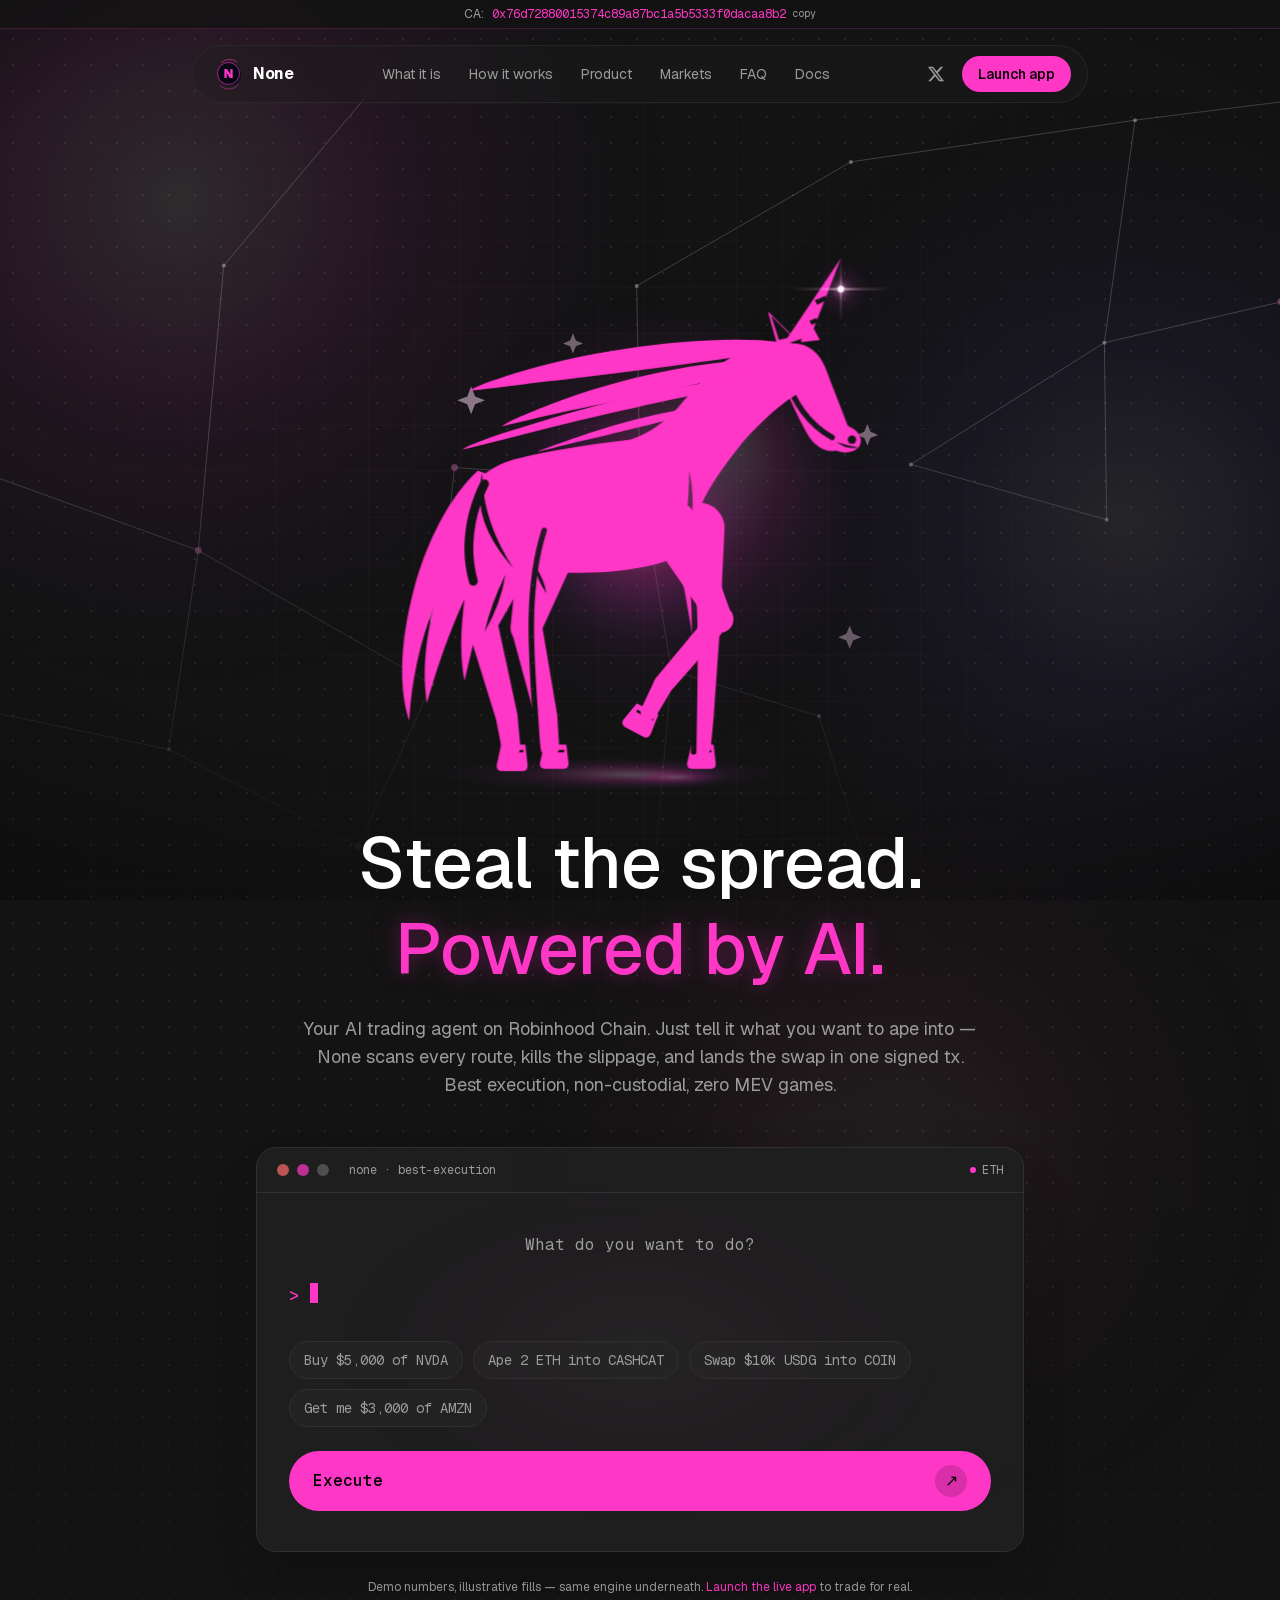
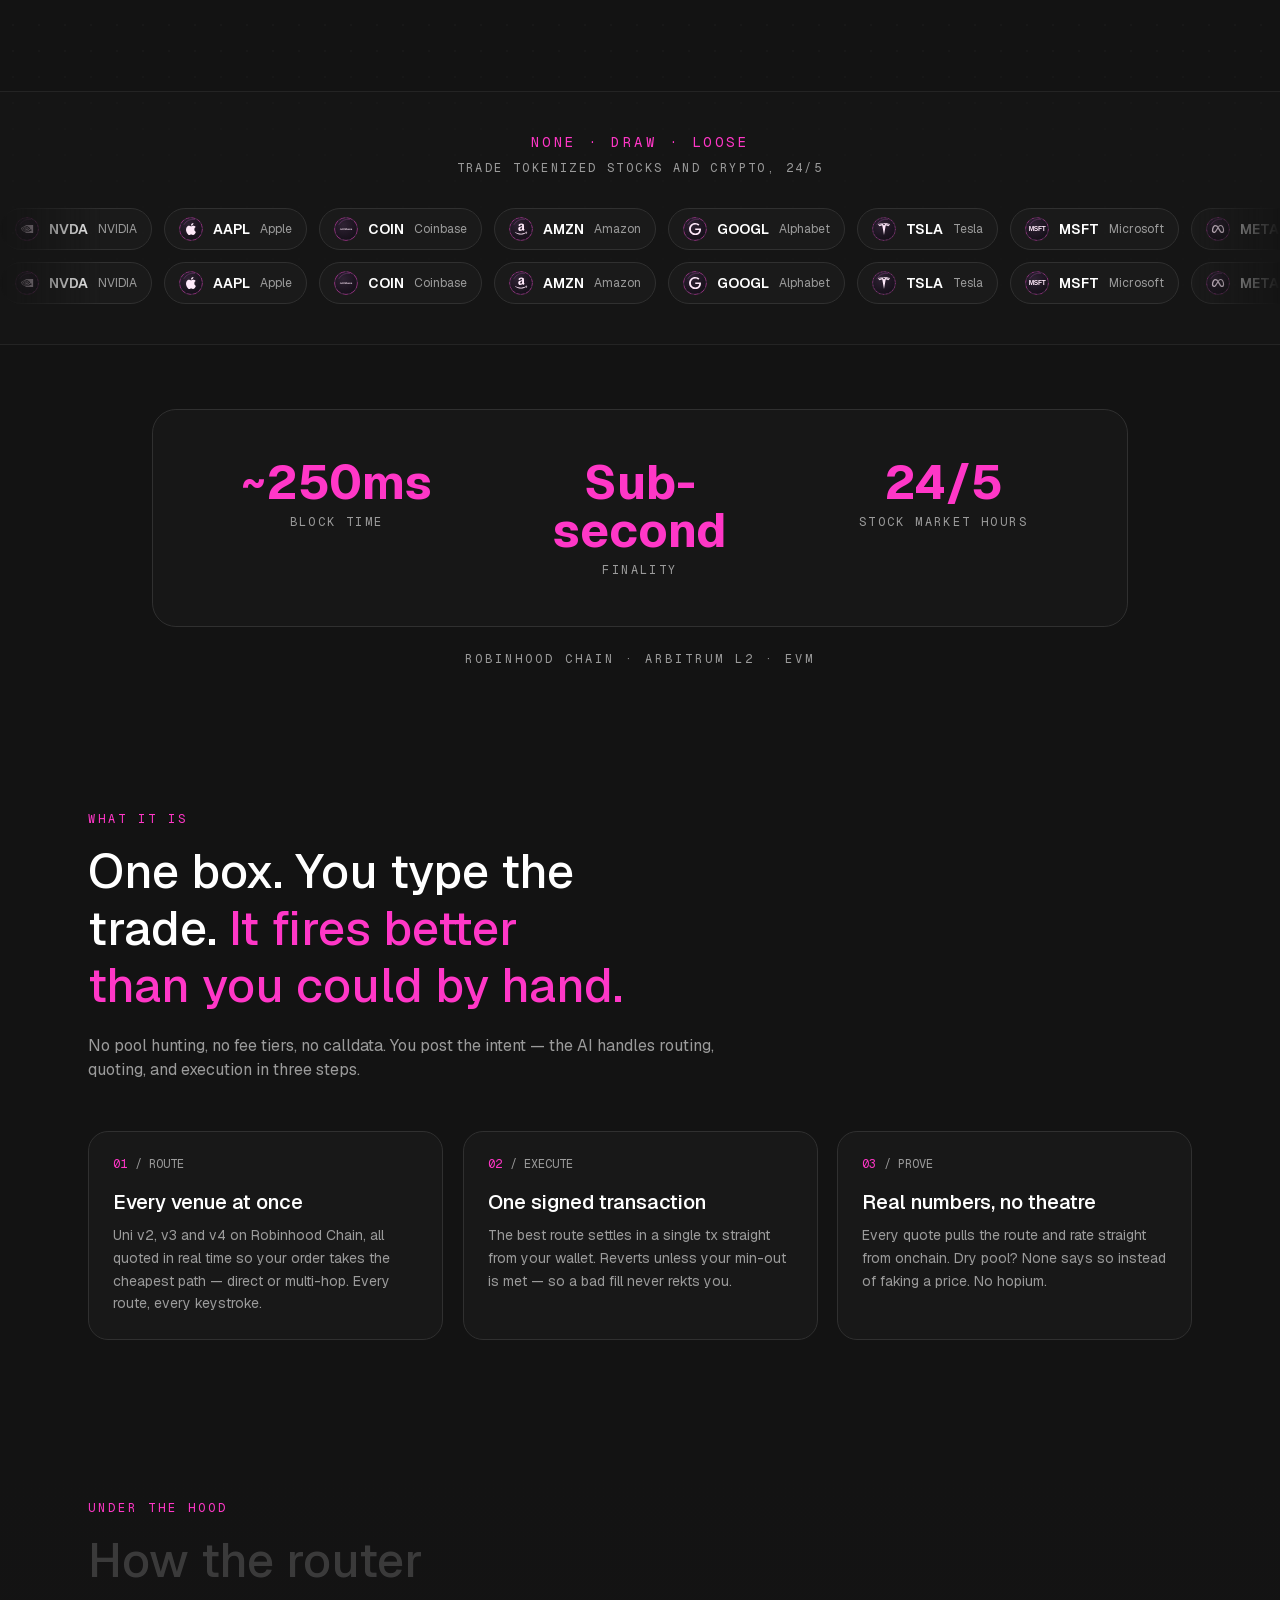
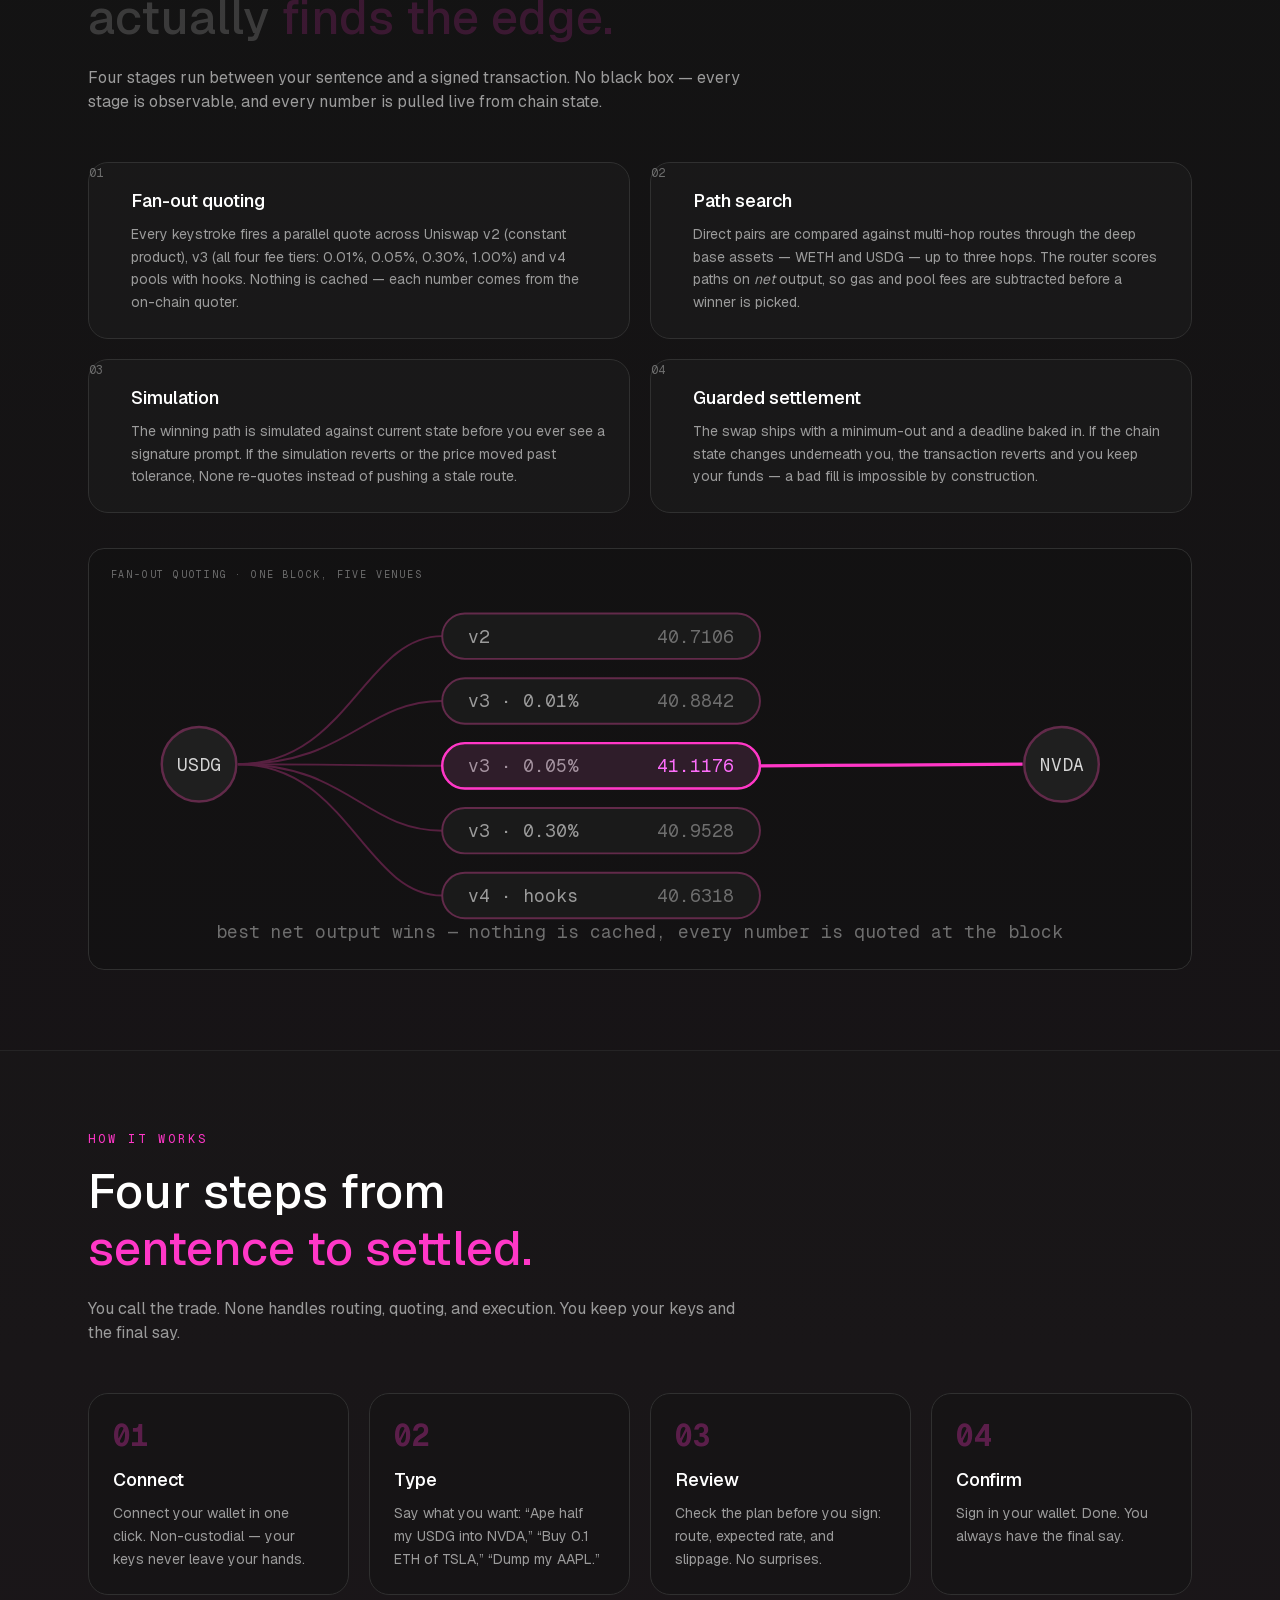
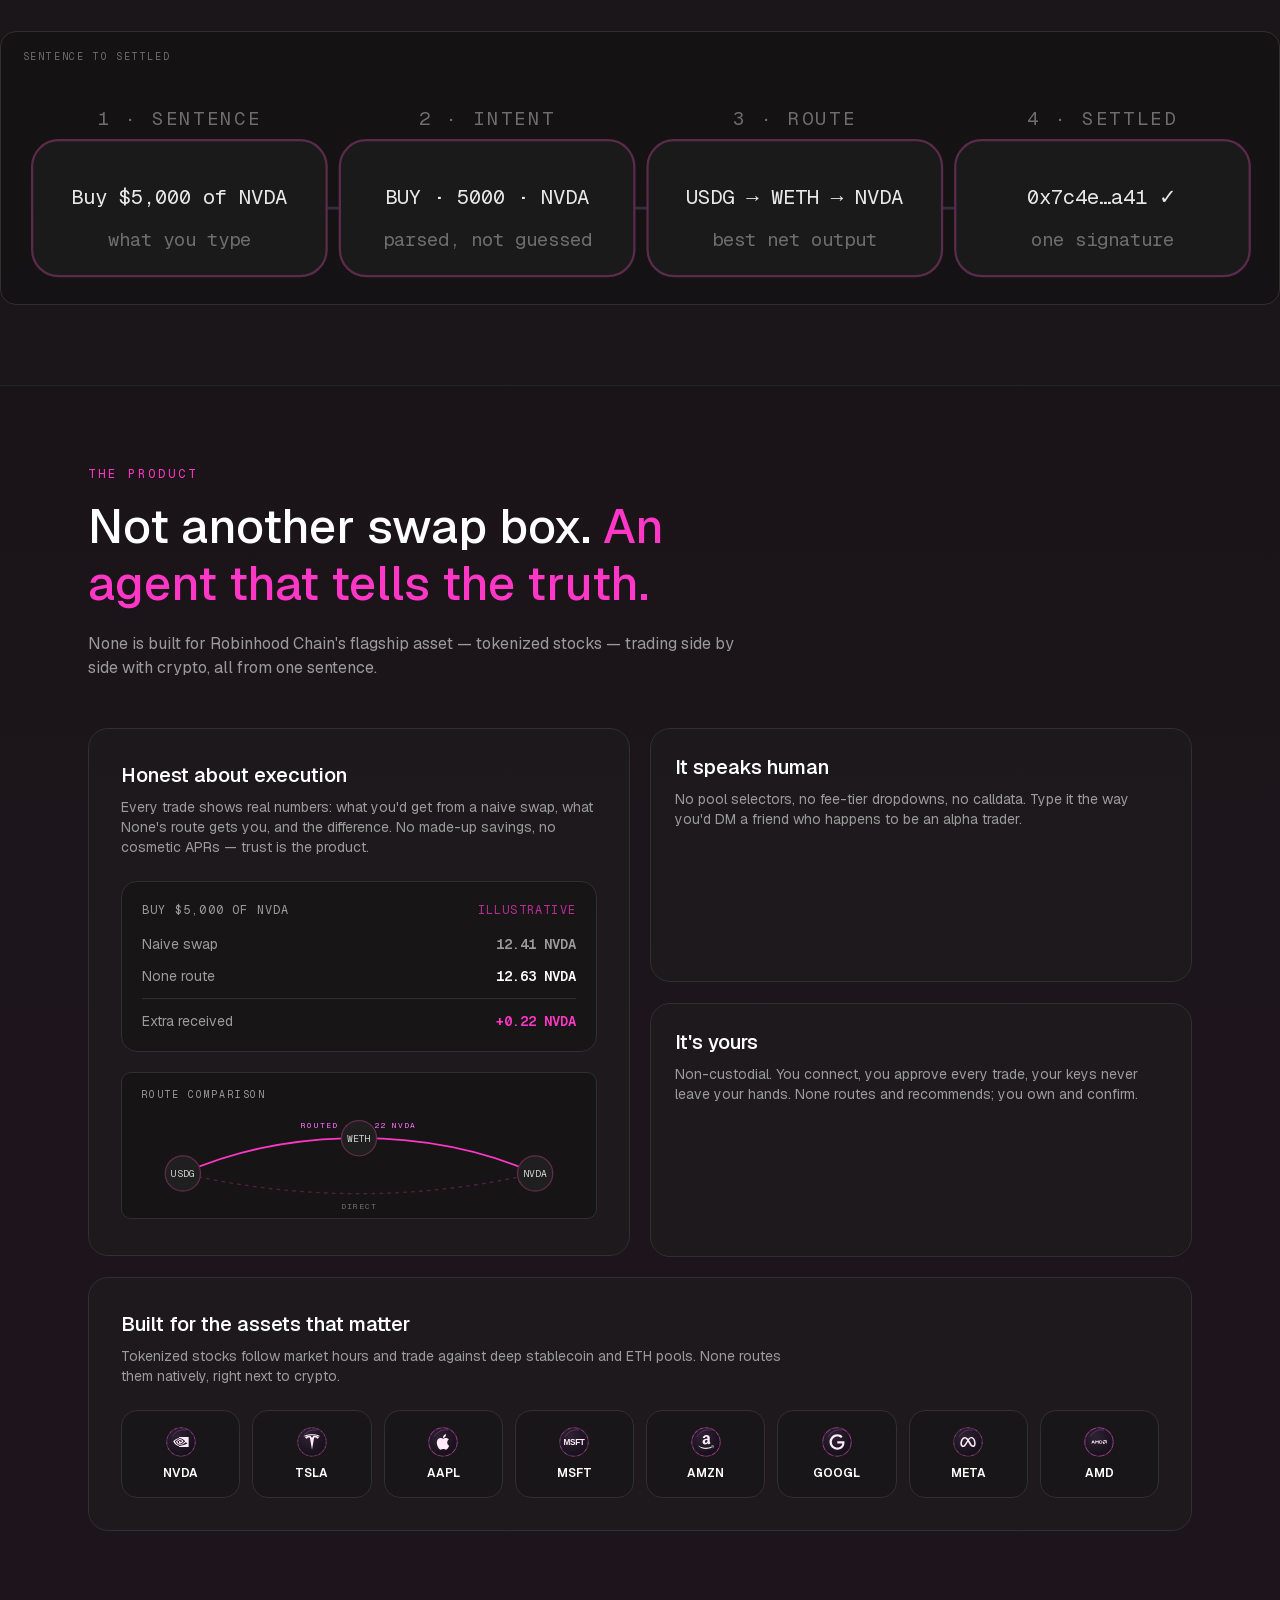
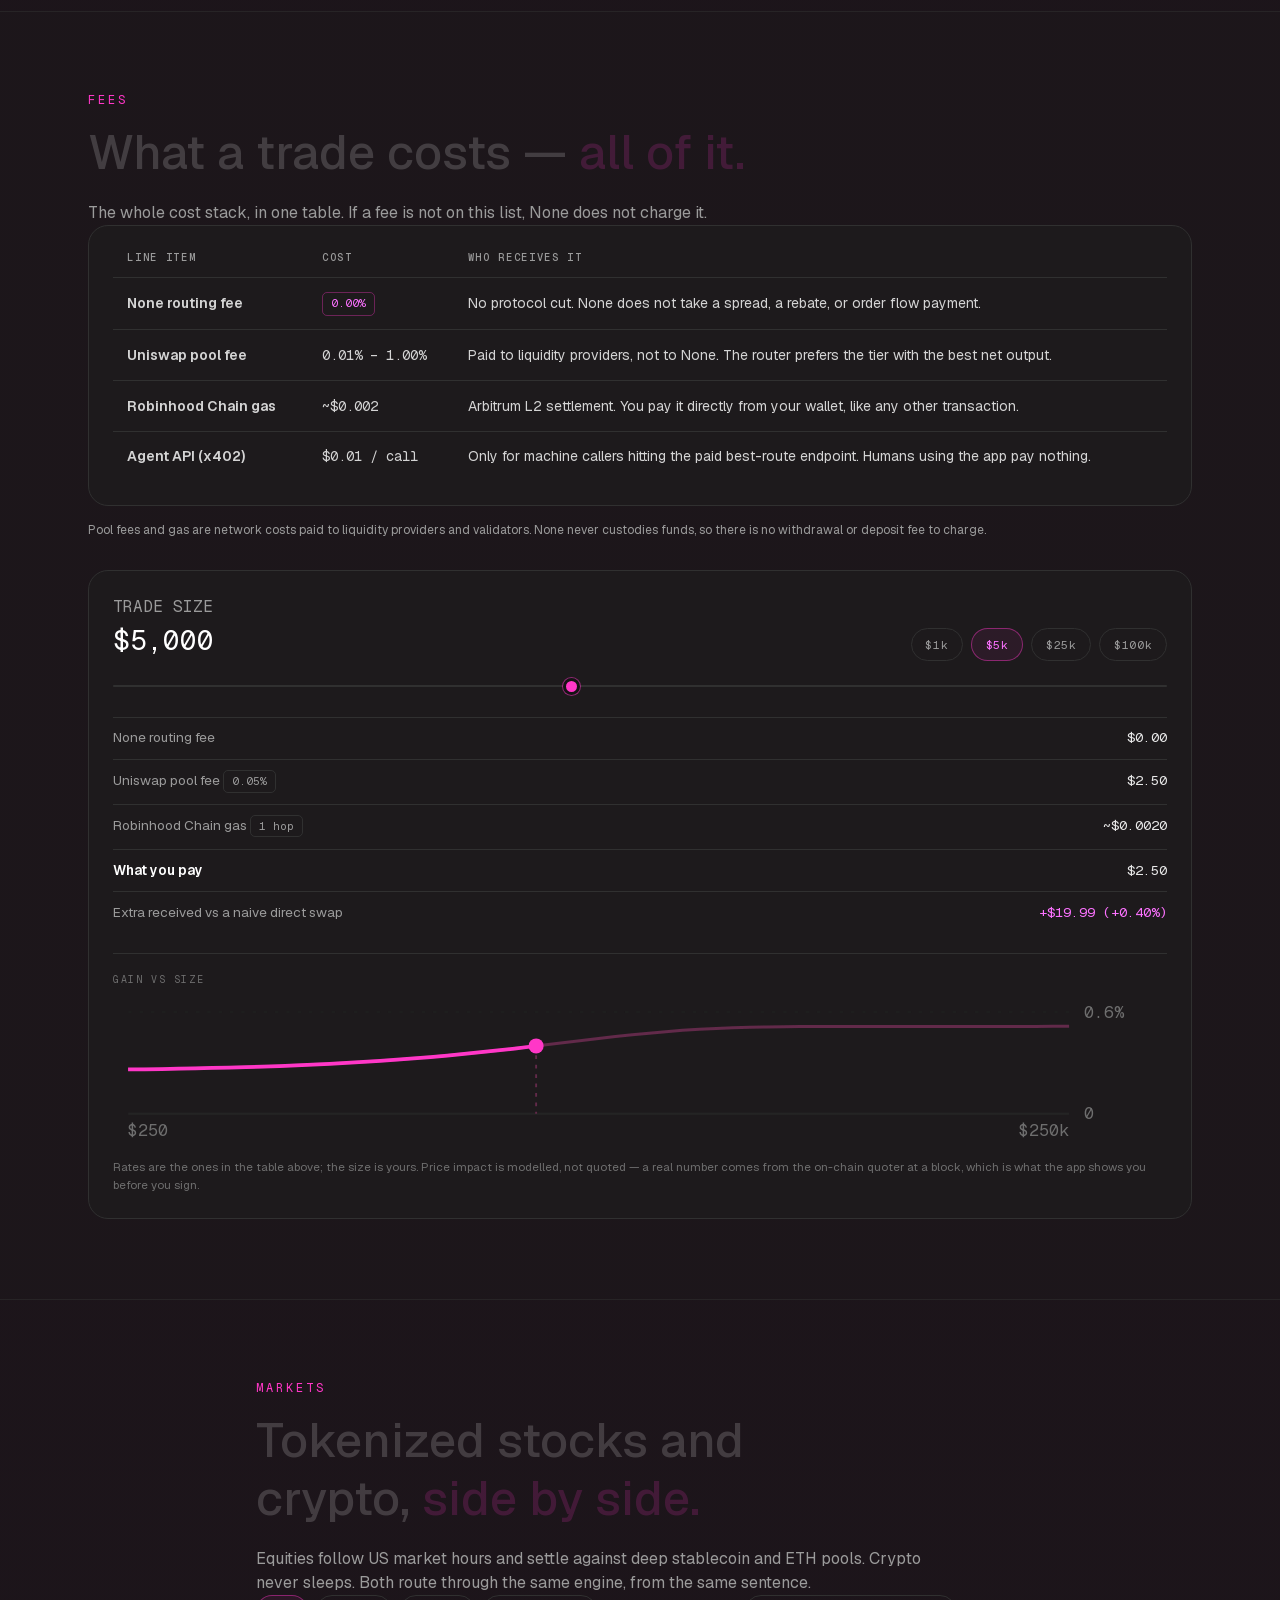
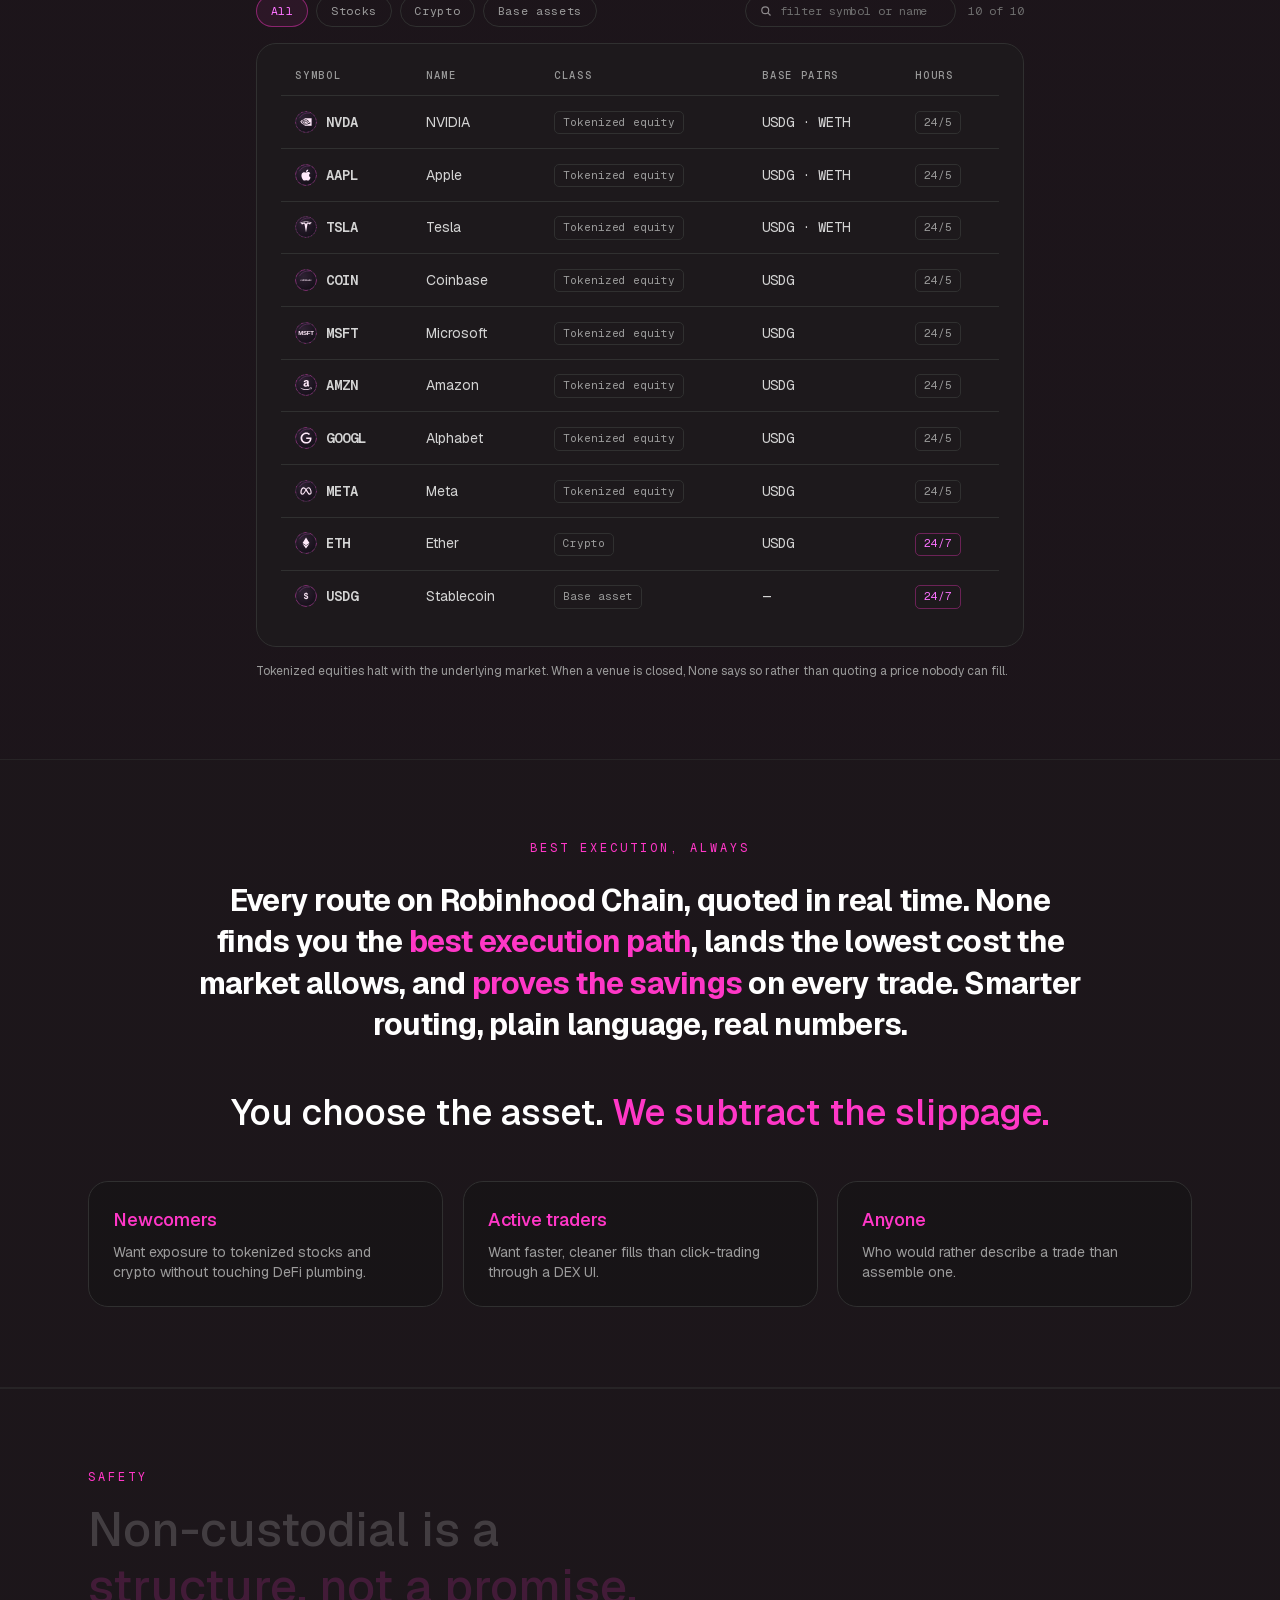
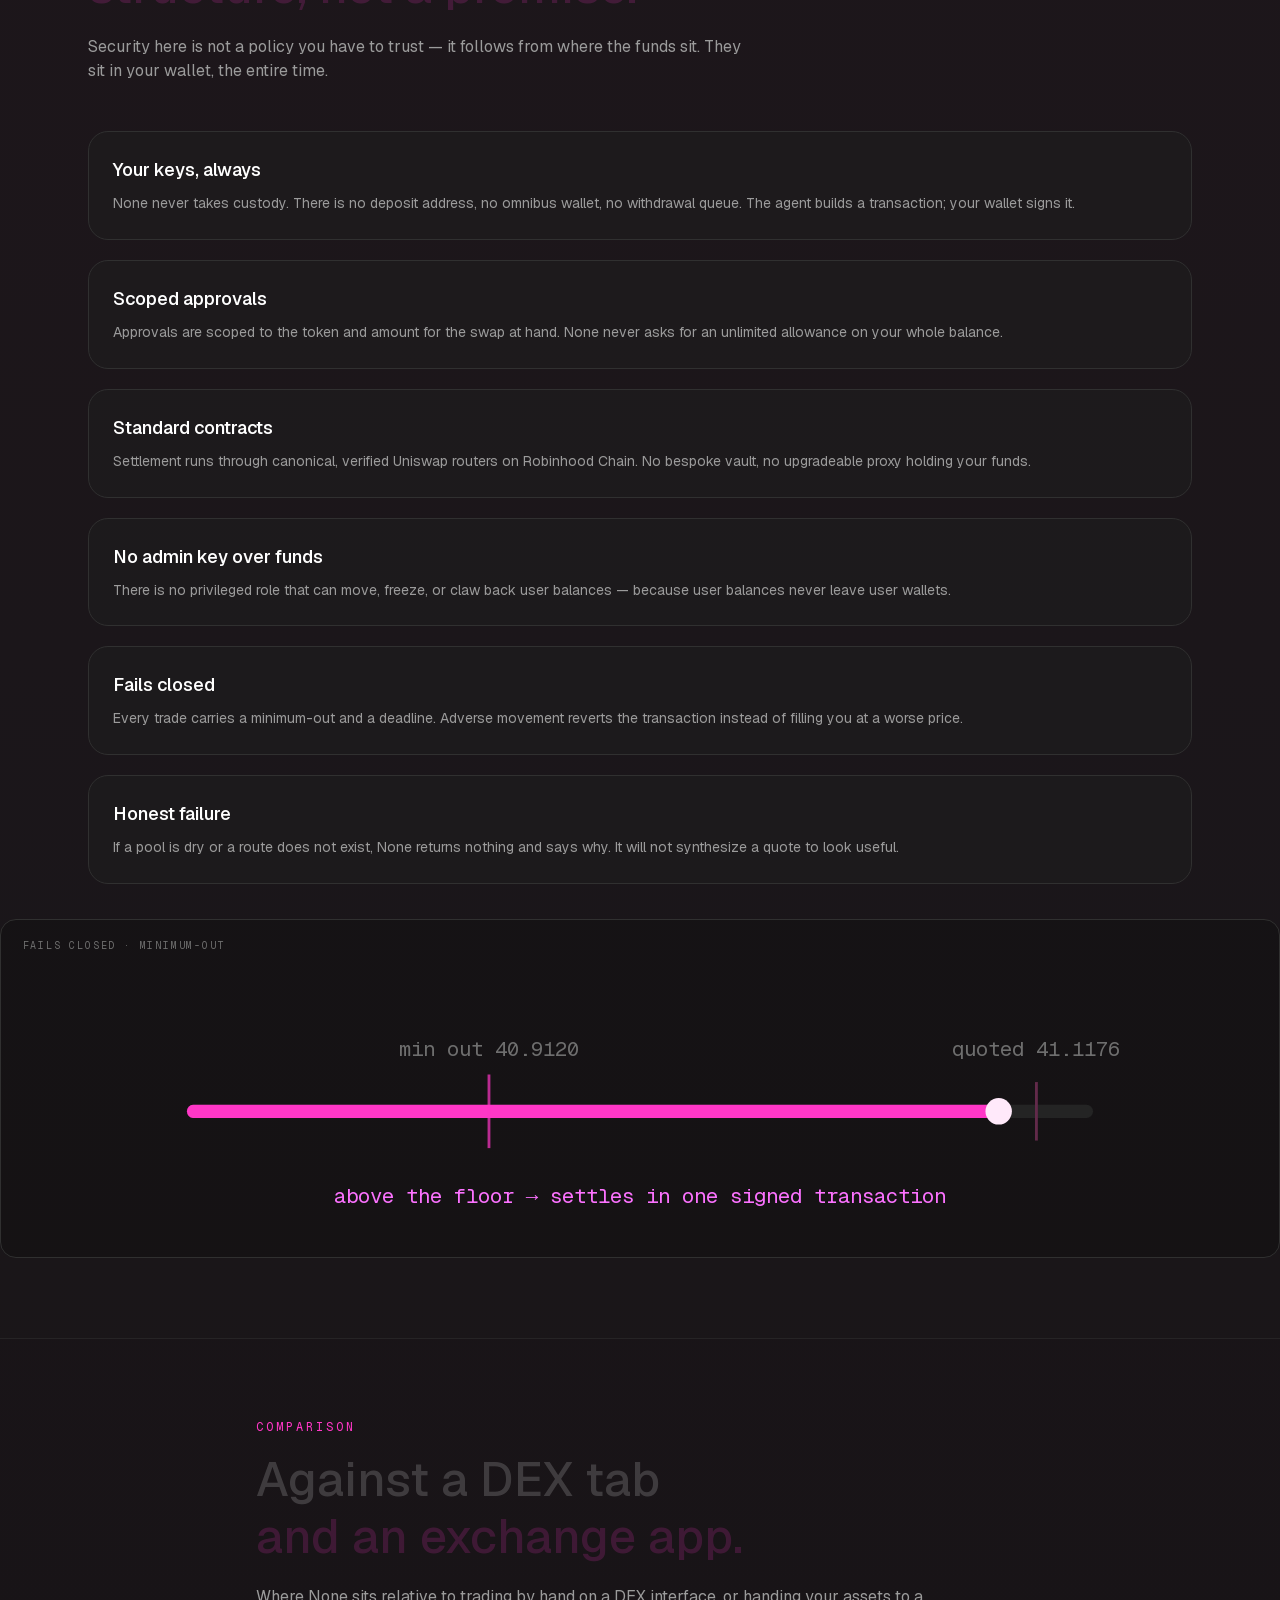
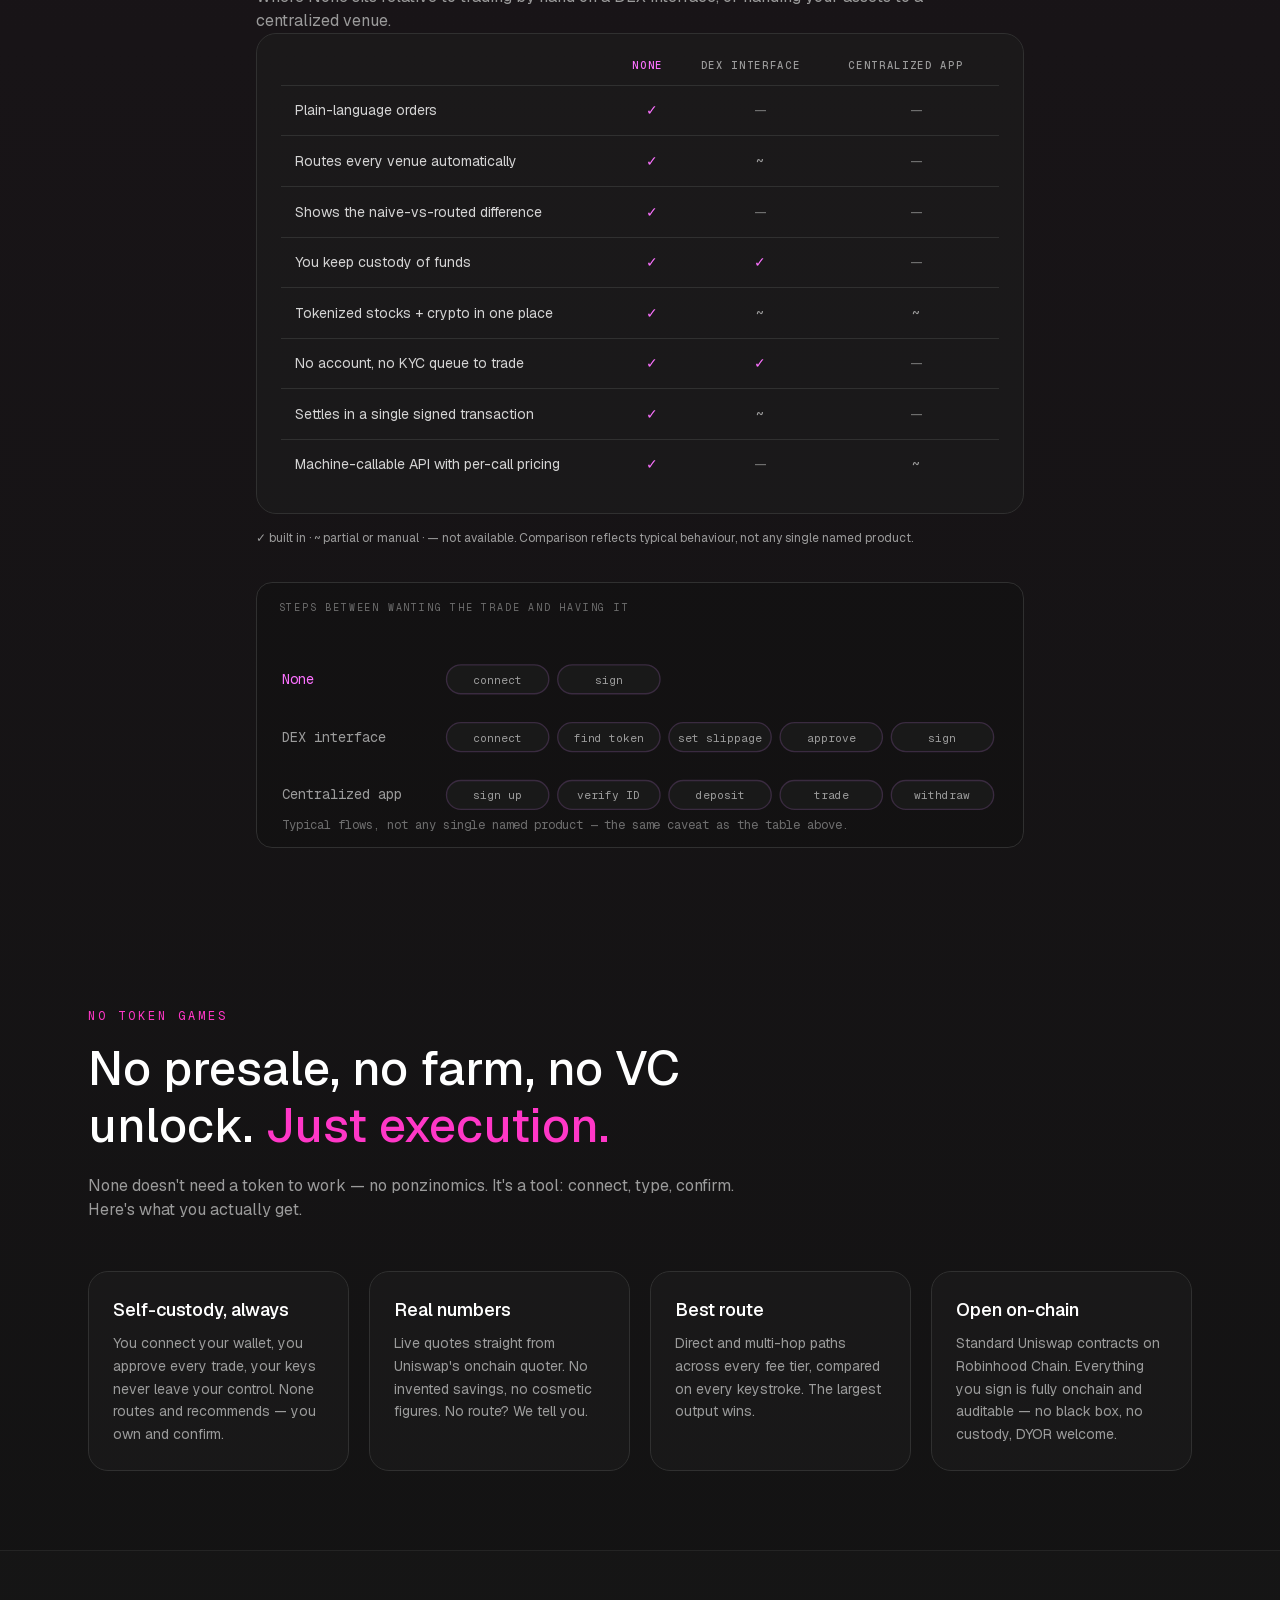
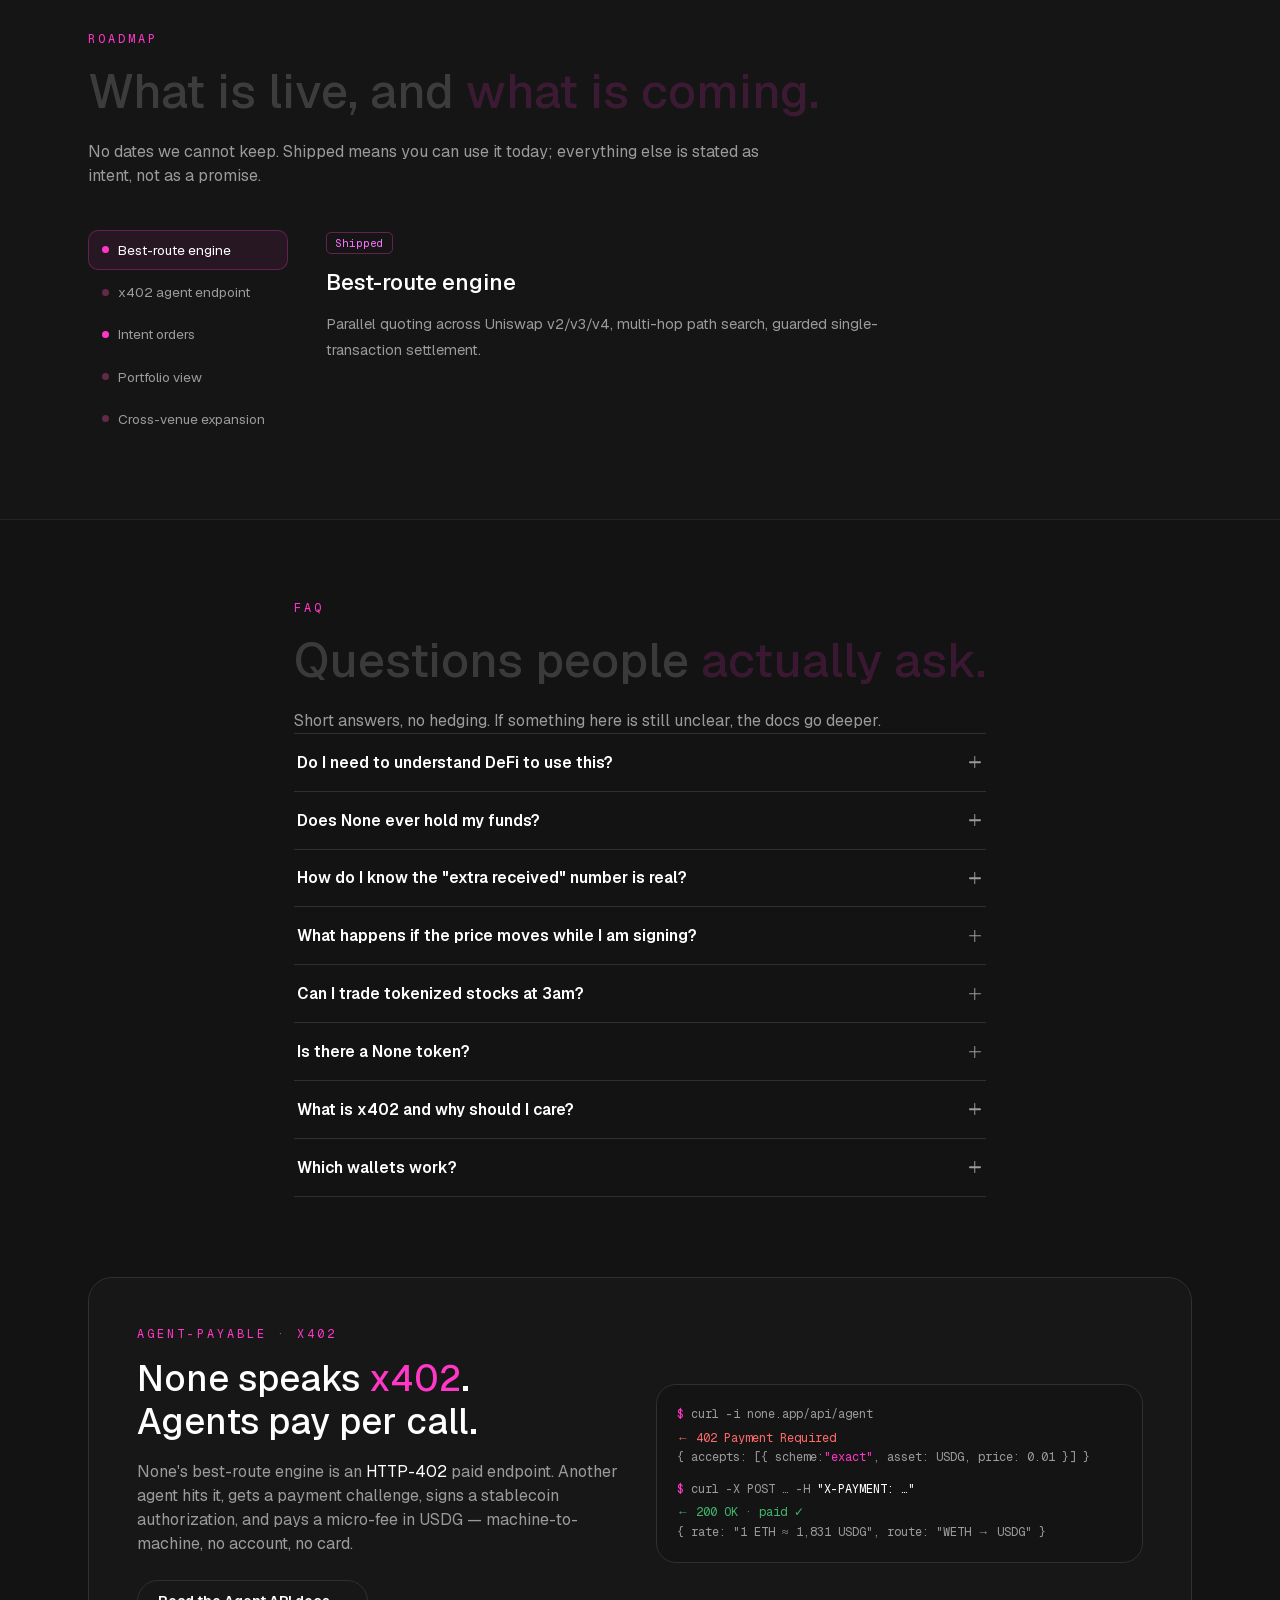
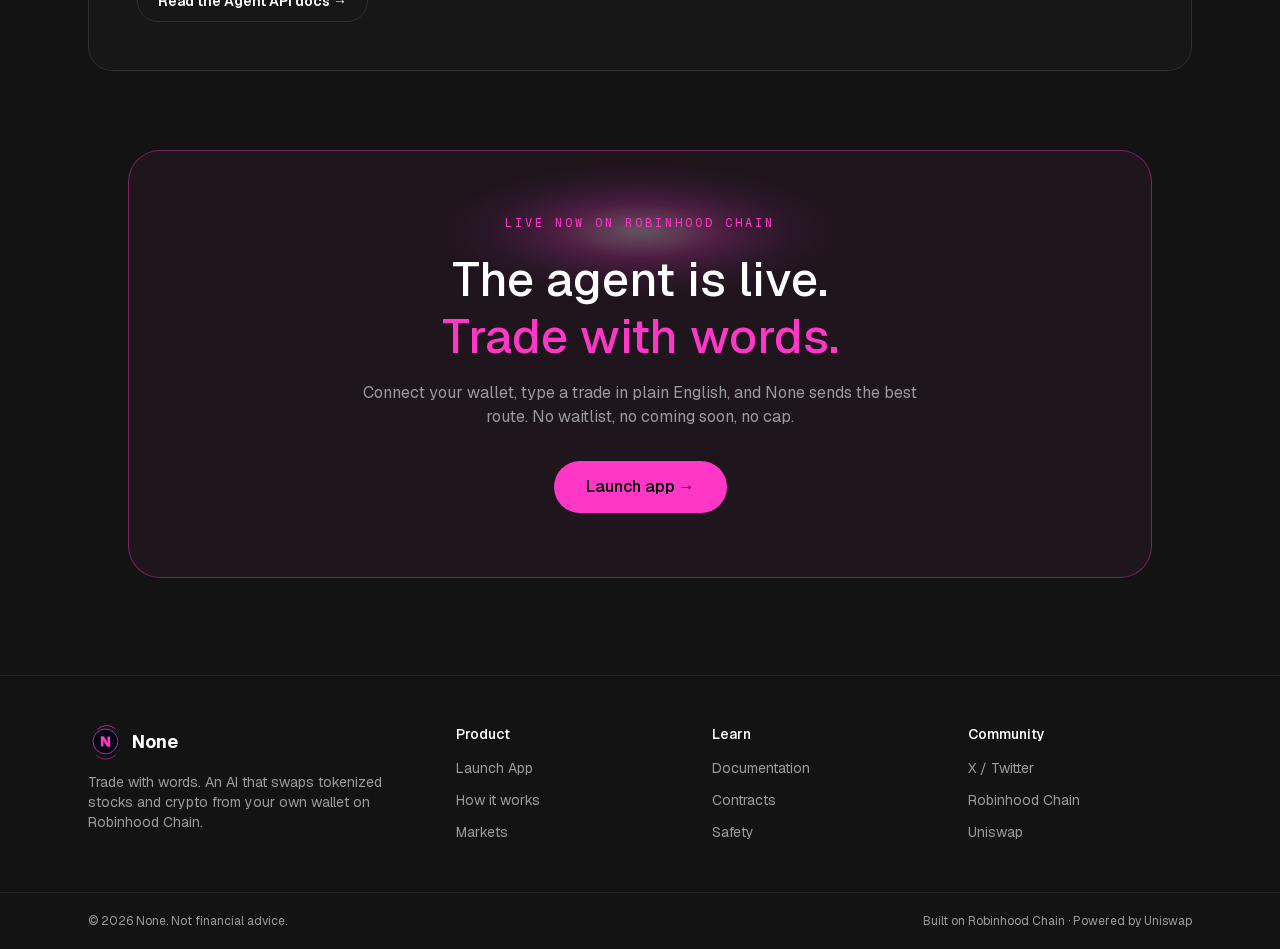
<file: index.html>
<!DOCTYPE html><html lang="en" class="geist_a71539c9-module__T19VSG__variable geist_mono_8d43a2aa-module__8Li5zG__variable h-full antialiased"><head><meta charSet="utf-8"/><meta name="viewport" content="width=device-width, initial-scale=1"/><link rel="preload" href="/_next/static/media/797e433ab948586e-s.p.0r6juujl39pe6.woff2" as="font" crossorigin="" type="font/woff2"/><link rel="preload" href="/_next/static/media/caa3a2e1cccd8315-s.p.0wgildi0cnwt9.woff2" as="font" crossorigin="" type="font/woff2"/><link rel="preload" as="image" href="/mascot-unicorn.svg?v=28"/><link rel="stylesheet" href="/_next/static/chunks/3ksqjcf432ghy.css" data-precedence="next"/><meta name="next-size-adjust" content=""/><title>None AI — Trade &amp; chat on Robinhood Chain</title><meta name="description" content="Talk to a smart AI and swap tokens from your connected wallet on Robinhood Chain. Every trade you sign yourself."/><meta property="og:type" content="website"/><meta property="og:title" content="None AI — Trade &amp; chat on Robinhood Chain"/><meta property="og:description" content="Say the trade in plain language. None quotes every venue, routes it, and hands your wallet one transaction to sign."/><meta property="og:image" content="/og.jpg"/><meta property="og:image:width" content="1200"/><meta property="og:image:height" content="630"/><meta name="twitter:card" content="summary_large_image"/><meta name="twitter:image" content="/og.jpg"/><link rel="icon" href="/icon.svg?icon.06yqt15kuv-1v.svg" sizes="any" type="image/svg+xml"/><style id="nk-enhance">
html{scroll-behavior:smooth}
::selection{background:rgba(255,55,199,.28)}
*{scrollbar-width:thin;scrollbar-color:#3a3a3a #131313}
::-webkit-scrollbar{width:10px;height:10px}
::-webkit-scrollbar-track{background:#131313}
::-webkit-scrollbar-thumb{background:#333;border-radius:8px;border:2px solid #131313}
::-webkit-scrollbar-thumb:hover{background:#3f3f3f}
a:focus-visible,button:focus-visible,input:focus-visible{outline:2px solid #ff37c7;outline-offset:3px;border-radius:12px}

/* Uniswap leans on large radii — 20px on panels, pill on controls.
   The stock utilities here top out much tighter, so they are lifted. */
[class*="rounded-2xl"]{border-radius:20px!important}
[class*="rounded-3xl"]{border-radius:24px!important}
[class*="rounded-xl"]{border-radius:16px!important}
a.bg-accent,button.bg-accent{border-radius:9999px!important;font-weight:535}

/* cards: one quiet hover, no lift theatrics */
[class*="rounded-2xl"][class*="border-border"][class*="bg-surface"],
[class*="rounded-3xl"][class*="border-border"][class*="bg-surface"]{
  transition:border-color .2s ease,background-color .2s ease;
}
@media (hover:hover){
  [class*="rounded-2xl"][class*="border-border"][class*="bg-surface"]:hover,
  [class*="rounded-3xl"][class*="border-border"][class*="bg-surface"]:hover{
    border-color:rgba(255,255,255,.22)!important;
  }
}

/* Soft colour bleeding through a near-black page is the other half of the
   Uniswap look. Two fixed, heavily blurred washes — no animation. */
/* Background, after gitequity.xyz.

   What that reference actually does, read off the live page rather than
   guessed at: a near-black base (#0a0a0a), one full-bleed hero video with a
   bottom-up scrim dissolving it into that base, and then — its signature —
   long tonal blocks, a linear-gradient `in oklab` climbing from black to
   #e8e8e4 across one section and dropping back over 260px in the next.
   Everything below the hero is flat. No texture anywhere.

   Two of those three transfer directly. The third does not: a near-white band
   works there because the content is neutral, and ours is white and pink type
   on #1b1b1b panels. Inverting a section would mean re-treating every card and
   every text colour inside it, and pink on white is a harsher identity than
   the one this site has. So the structure is taken and the value is not.

   1. Colour and texture concentrated in the hero. They used to run the whole
      document — three fixed washes plus a dot lattice over 15,000px, which is
      more texture everywhere than the reference has anywhere. Now they live
      in one band at the top and dissolve out, which is the reference's whole
      compositional idea: interest in one place, calm underneath.
   2. A tonal arc through the middle of the page, interpolated in oklab. Same
      rhythm as the reference's black-to-light climb, in this site's colour.
      It peaks under the card fill so panels still read as raised — lift the
      ground past #1b1b1b and the cards start reading as holes.
   3. The vignette stays fixed to the viewport, so the centre is held on every
      screen rather than only near the top. */
body::before{
  content:"";position:absolute;top:0;left:0;right:0;height:2000px;
  z-index:0;pointer-events:none;
  background:
    radial-gradient(44vw 44vw at 14% 10%,
      rgba(255,233,250,0.115) 0%, rgba(255,176,234,0.1108) 11.1%, rgba(255,120,218,0.0988) 22.2%,
      rgba(255,63,201,0.0808) 33.3%, rgba(235,59,207,0.0594) 44.4%, rgba(212,63,217,0.038) 55.6%,
      rgba(189,67,226,0.0197) 66.7%, rgba(166,71,236,0.0071) 77.8%, rgba(143,76,245,0.0011) 88.9%,
      rgba(120,80,255,0) 100%),
    radial-gradient(40vw 40vw at 88% 26%,
      rgba(239,228,255,0.085) 0%, rgba(201,181,255,0.0819) 11.1%, rgba(163,134,255,0.073) 22.2%,
      rgba(126,87,255,0.0597) 33.3%, rgba(112,73,242,0.0439) 44.4%, rgba(103,65,227,0.0281) 55.6%,
      rgba(94,58,213,0.0146) 66.7%, rgba(85,50,198,0.0052) 77.8%, rgba(76,42,183,0.0008) 88.9%,
      rgba(67,34,168,0) 100%),
    radial-gradient(36vw 36vw at 70% 58%,
      rgba(255,240,244,0.062) 0%, rgba(255,192,211,0.0597) 11.1%, rgba(255,145,178,0.0533) 22.2%,
      rgba(255,97,145,0.0435) 33.3%, rgba(244,86,151,0.032) 44.4%, rgba(230,81,164,0.0205) 55.6%,
      rgba(217,75,177,0.0106) 66.7%, rgba(203,70,190,0.0038) 77.8%, rgba(190,65,203,0.0006) 88.9%,
      rgba(176,60,216,0) 100%),
    radial-gradient(rgba(255,255,255,.075) 1px, transparent 1px) 0 0 / 26px 26px;
  -webkit-mask-image:linear-gradient(#000 54%, rgba(0,0,0,.35) 80%, transparent 100%);
  mask-image:linear-gradient(#000 54%, rgba(0,0,0,.35) 80%, transparent 100%);
}
/* The arc. Fading to `transparent` would interpolate towards transparent
   BLACK and grey the midpoint out; fading to the same colour at zero alpha
   keeps the hue all the way down, which is the whole reason to specify a
   colour space here at all. */
body{
  background-image:linear-gradient(
    rgba(34,22,31,0) 0%, rgba(34,22,31,0) 20%,
    rgba(34,22,31,.62) 38%, rgba(34,22,31,.62) 64%,
    rgba(34,22,31,0) 84%, rgba(34,22,31,0) 100%);
  background-image:linear-gradient(in oklab,
    rgba(34,22,31,0) 0%, rgba(34,22,31,0) 20%,
    rgba(34,22,31,.62) 38%, rgba(34,22,31,.62) 64%,
    rgba(34,22,31,0) 84%, rgba(34,22,31,0) 100%);
  background-repeat:no-repeat;
}
body::after{
  content:"";position:absolute;top:0;left:0;right:0;height:1000px;
  z-index:0;pointer-events:none;
  background:url("data:image/svg+xml,<svg xmlns='http://www.w3.org/2000/svg' viewBox='0 0 1600 1000' fill='none'><g stroke='%23ffffff' stroke-width='1' opacity='0.30'><line x1='92.8' y1='454.3' x2='50.8' y2='690.8'/><line x1='92.8' y1='454.3' x2='358.3' y2='550.4'/><line x1='50.8' y1='690.8' x2='328.8' y2='749.4'/><line x1='383.8' y1='265.4' x2='358.3' y2='550.4'/><line x1='383.8' y1='265.4' x2='547.1' y2='71.6'/><line x1='358.3' y1='550.4' x2='328.8' y2='749.4'/><line x1='358.3' y1='550.4' x2='591.8' y2='684.2'/><line x1='328.8' y1='749.4' x2='518.0' y2='846.4'/><line x1='614.5' y1='467.5' x2='591.8' y2='684.2'/><line x1='614.5' y1='467.5' x2='800.0' y2='480.4'/><line x1='591.8' y1='684.2' x2='518.0' y2='846.4'/><line x1='796.7' y1='285.9' x2='800.0' y2='480.4'/><line x1='796.7' y1='285.9' x2='1010.9' y2='161.9'/><line x1='800.0' y1='480.4' x2='831.5' y2='670.4'/><line x1='831.5' y1='670.4' x2='809.2' y2='934.5'/><line x1='831.5' y1='670.4' x2='979.0' y2='716.2'/><line x1='809.2' y1='934.5' x2='1047.3' y2='934.6'/><line x1='1010.9' y1='161.9' x2='1295.0' y2='120.2'/><line x1='1070.9' y1='464.4' x2='1264.4' y2='342.7'/><line x1='1070.9' y1='464.4' x2='1266.7' y2='519.7'/><line x1='979.0' y1='716.2' x2='1047.3' y2='934.6'/><line x1='1047.3' y1='934.6' x2='1288.8' y2='947.3'/><line x1='1295.0' y1='120.2' x2='1264.4' y2='342.7'/><line x1='1295.0' y1='120.2' x2='1474.4' y2='97.7'/><line x1='1264.4' y1='342.7' x2='1266.7' y2='519.7'/><line x1='1264.4' y1='342.7' x2='1440.9' y2='301.9'/><line x1='1474.4' y1='97.7' x2='1440.9' y2='301.9'/></g><g opacity='0.55'><circle cx='65.3' cy='126.3' r='2.0' fill='%23ffffff'/><circle cx='92.8' cy='454.3' r='2.0' fill='%23ffffff'/><circle cx='50.8' cy='690.8' r='2.0' fill='%23ffffff'/><circle cx='383.8' cy='265.4' r='2.0' fill='%23ffffff'/><circle cx='358.3' cy='550.4' r='3.4' fill='%23ff8fe0'/><circle cx='328.8' cy='749.4' r='2.0' fill='%23ffffff'/><circle cx='547.1' cy='71.6' r='2.0' fill='%23ffffff'/><circle cx='614.5' cy='467.5' r='3.4' fill='%23ff8fe0'/><circle cx='591.8' cy='684.2' r='2.0' fill='%23ffffff'/><circle cx='518.0' cy='846.4' r='3.4' fill='%23ff8fe0'/><circle cx='796.7' cy='285.9' r='2.0' fill='%23ffffff'/><circle cx='800.0' cy='480.4' r='2.0' fill='%23ffffff'/><circle cx='831.5' cy='670.4' r='3.4' fill='%23ff8fe0'/><circle cx='809.2' cy='934.5' r='2.0' fill='%23ffffff'/><circle cx='1010.9' cy='161.9' r='2.0' fill='%23ffffff'/><circle cx='1070.9' cy='464.4' r='2.0' fill='%23ffffff'/><circle cx='979.0' cy='716.2' r='2.0' fill='%23ffffff'/><circle cx='1047.3' cy='934.6' r='2.0' fill='%23ffffff'/><circle cx='1295.0' cy='120.2' r='2.0' fill='%23ffffff'/><circle cx='1264.4' cy='342.7' r='2.0' fill='%23ffffff'/><circle cx='1266.7' cy='519.7' r='2.0' fill='%23ffffff'/><circle cx='1288.8' cy='947.3' r='2.0' fill='%23ffffff'/><circle cx='1474.4' cy='97.7' r='2.0' fill='%23ffffff'/><circle cx='1440.9' cy='301.9' r='3.4' fill='%23ff8fe0'/></g></svg>") top center / 1600px 1000px no-repeat;
  opacity:.62;
  -webkit-mask-image:linear-gradient(#000 42%, transparent 92%);
  mask-image:linear-gradient(#000 42%, transparent 92%);
}
html::after{
  content:"";position:fixed;inset:0;z-index:0;pointer-events:none;
  background:radial-gradient(120% 85% at 50% 42%, transparent 54%, rgba(0,0,0,.42) 100%);
}
body>*{position:relative;z-index:1}

img[src^="/logos/"]{opacity:1!important;background:transparent!important}

/* The mascot shipped inside the clone's h-64/h-80 utilities, which cap it at
   256px and leave it looking incidental. It is the hero — give it room. */

/* The stock hero glows are solid blocks pushed through blur(130px) with a CSS
   animation running on top — a very large filter region, re-rasterised for the
   life of the page. A radial gradient gives the same soft falloff for nothing. */
[class*="animate-glow"]{
  filter:none!important;
  animation:none!important;
  background-color:transparent!important;
  background-image:radial-gradient(closest-side,
    rgba(255,233,250,0.3) 0%, rgba(255,176,234,0.289) 11.1%, rgba(255,120,218,0.2577) 22.2%,
    rgba(255,63,201,0.2107) 33.3%, rgba(235,59,207,0.155) 44.4%, rgba(212,63,217,0.0991) 55.6%,
    rgba(189,67,226,0.0514) 66.7%, rgba(166,71,236,0.0185) 77.8%, rgba(143,76,245,0.0028) 88.9%,
    rgba(120,80,255,0) 100%)!important;
  border-radius:50%!important;
  mix-blend-mode:screen;   /* these sit over the network graph — add to it, don't veil it */
}
/* Except this one. It floats in open sky above the unicorn with nothing to
   emit it, and no falloff curve fixes a light that has no source — it just
   reads as a smudge on the screen. The horn is the hero's light. */
[class*="animate-glow"][class*="top-[-6%]"]{display:none!important}

/* Cards ship at 50% surface; anything behind them shows through the copy.
   Opaque panels keep the background a background. */
[class*="bg-surface\\/50"],[class*="bg-surface\\/40"]{background-color:#1b1b1b!important}
/* 348/330 = 496/470: the frame grew at the top to give the horn's halo room to
   fade, so the height grows by the same factor and the horse itself is the size
   it was. */
svg[data-nk-mascot]{
  height:clamp(348px,48.5vw,549px)!important;max-width:100%;
  contain:paint;                 /* its repaints stop at its own bounds */
  will-change:contents;
}


@media (prefers-reduced-motion:reduce){html{scroll-behavior:auto}*{transition:none!important}}
</style>
<script defer src="/nk-enhance.js?v=43"></script><script defer src="/nk-content.js?v=14"></script><script defer src="/nk-blocks.js?v=14"></script><link rel="stylesheet" href="/nk-type.css?v=4"/></head><body class="min-h-full flex flex-col"><div hidden=""><!--$--><!--/$--></div><div class="pointer-events-none fixed inset-x-0 top-0 z-50"><div class="pointer-events-auto flex items-center justify-center gap-2 border-b border-accent/20 bg-background/85 px-3 py-1.5 text-xs backdrop-blur"><span class="text-muted">CA:</span><button title="Copy contract address" class="flex items-center gap-1.5 font-mono text-accent transition-colors hover:text-accent-soft"><span class="hidden sm:inline">0x76d72880015374c89a87bc1a5b5333f0dacaa8b2</span><span class="sm:hidden">0x76d728<!-- -->…<!-- -->caa8b2</span><span class="text-[10px] text-muted">copy</span></button></div><div class="px-3 pt-3 sm:px-4 sm:pt-4"><nav class="pointer-events-auto mx-auto flex max-w-4xl items-center justify-between rounded-full border px-3 py-2.5 transition-all duration-300 sm:px-4 border-border/60 bg-surface/40 backdrop-blur-md"><a class="group flex items-center gap-2 pl-1" href="/"><svg viewBox="0 0 128 128" xmlns="http://www.w3.org/2000/svg" class="h-8 w-8 transition-transform duration-500 group-hover:rotate-[20deg]" aria-hidden="true"><path d="M34 18 A 46 46 0 0 1 96 16" fill="none" stroke="#ff37c7" stroke-width="3" stroke-linecap="round" opacity="0.75"></path><path d="M30 112 A 48 48 0 0 0 100 108" fill="none" stroke="#ff37c7" stroke-width="3" stroke-linecap="round" opacity="0.6"></path><ellipse cx="68" cy="66" rx="44" ry="45" fill="#0a0d1e"></ellipse><circle cx="62" cy="62" r="44" fill="#060714" stroke="#ff37c7" stroke-width="2.5"></circle><g fill="#ff37c7" transform="translate(34.6,34.6) scale(0.55)"><path d="M20 18 h17 v64 h-17 z"></path><path d="M63 18 h17 v64 h-17 z"></path><path d="M20 18 h20 l40 64 h-20 z"></path></g></svg><span class="text-base font-bold tracking-tight">None</span></a><div class="hidden items-center gap-1 md:flex"><a class="rounded-full px-3 py-1.5 text-sm text-muted transition-colors hover:text-foreground" href="/#what">What it is</a><a class="rounded-full px-3 py-1.5 text-sm text-muted transition-colors hover:text-foreground" href="/#how">How it works</a><a class="rounded-full px-3 py-1.5 text-sm text-muted transition-colors hover:text-foreground" href="/#product">Product</a><a class="rounded-full px-3 py-1.5 text-sm text-muted transition-colors hover:text-foreground" href="/docs">Docs</a></div><div class="flex items-center gap-2"><a href="https://x.com/nock_agent" target="_blank" rel="noreferrer" aria-label="None on X" title="@nock_agent on X" class="grid place-items-center rounded-full text-muted transition-colors hover:text-foreground size-9 hover:bg-surface-2"><svg width="18" height="18" viewBox="0 0 24 24" fill="currentColor" aria-hidden="true"><path d="M18.244 2.25h3.308l-7.227 8.26 8.502 11.24H16.17l-5.214-6.817L4.99 21.75H1.68l7.73-8.835L1.254 2.25H8.08l4.713 6.231zm-1.161 17.52h1.833L7.084 4.126H5.117z"></path></svg></a><a class="rounded-full bg-accent px-4 py-2 text-sm font-semibold text-black transition-transform hover:scale-[1.04] hover:bg-accent-soft" href="/app">Launch app</a></div></nav></div></div><section class="relative overflow-hidden pt-28 sm:pt-36"><div class="grid-fade absolute inset-0 -z-10"></div><div class="animate-glow absolute left-1/2 top-[-6%] -z-10 h-72 w-[46rem] -translate-x-1/2 rounded-full bg-accent/20 blur-[130px]"></div><div class="mx-auto max-w-4xl px-4 text-center sm:px-6"><div class="mb-6 flex justify-center" style="opacity:0;transform:translateY(26px);filter:blur(10px);transition-property:opacity, transform, filter;transition-duration:0.8s;transition-timing-function:cubic-bezier(0.16,1,0.3,1);transition-delay:0ms;will-change:opacity, transform, filter"><div class="relative flex items-center justify-center"><div class="animate-glow absolute left-1/2 top-1/2 -z-10 size-64 -translate-x-1/2 -translate-y-1/2 rounded-full bg-accent/35 blur-[80px] sm:size-80"></div><img src="/mascot-unicorn.svg?v=28" alt="None — a unicorn striking the ground, N coins scattering" class="animate-float h-64 w-auto sm:h-80 object-contain"/></div></div><h1 class="text-5xl font-bold leading-[0.92] tracking-tight sm:text-7xl"><span class="rise-word block" style="animation-delay:0.1s">Steal the spread.</span><span class="rise-word block text-accent" style="animation-delay:0.24s">Powered by AI.</span></h1><p class="rise-word mx-auto mt-6 max-w-2xl text-lg text-muted" style="animation-delay:0.4s">Your AI trading agent on Robinhood Chain. Just tell it what you want to ape into — None scans every route, kills the slippage, and lands the swap in one signed tx. Best execution, non-custodial, zero MEV games.</p><div class="rise-word mt-12" style="animation-delay:0.55s"><div class="relative mx-auto w-full max-w-3xl"><div class="animate-glow absolute -inset-8 -z-10 rounded-[2.5rem] bg-accent/15 blur-3xl"></div><div class="overflow-hidden rounded-2xl border border-border bg-surface/95 shadow-2xl backdrop-blur"><div class="flex items-center justify-between border-b border-border px-5 py-3.5"><div class="flex items-center gap-2"><span class="size-3 rounded-full bg-red/70"></span><span class="size-3 rounded-full bg-accent/70"></span><span class="size-3 rounded-full bg-muted/40"></span><span class="ml-3 font-mono text-xs text-muted">none · best-execution</span></div><span class="flex items-center gap-1.5 font-mono text-xs text-muted"><span class="size-1.5 rounded-full bg-accent"></span> ETH</span></div><div class="px-5 py-8 sm:px-8 sm:py-10"><p class="text-center font-mono text-sm text-muted sm:text-base">What do you want to do?</p><div class="mt-6 flex items-start gap-2 font-mono text-base sm:text-lg"><span class="text-accent">&gt;</span><span class="text-foreground"><span class="cursor-blink ml-0.5 inline-block h-5 w-2 translate-y-0.5 bg-accent"></span></span></div><div class="mt-8 flex flex-wrap gap-2.5"><span class="rounded-full border border-border bg-surface-2/60 px-3.5 py-2 font-mono text-xs text-muted sm:text-sm">Buy $5,000 of NVDA</span><span class="rounded-full border border-border bg-surface-2/60 px-3.5 py-2 font-mono text-xs text-muted sm:text-sm">Ape 2 ETH into CASHCAT</span><span class="rounded-full border border-border bg-surface-2/60 px-3.5 py-2 font-mono text-xs text-muted sm:text-sm">Swap $10k USDG into COIN</span><span class="rounded-full border border-border bg-surface-2/60 px-3.5 py-2 font-mono text-xs text-muted sm:text-sm">Get me $3,000 of AMZN</span></div><a class="mt-6 flex items-center justify-between rounded-full bg-accent px-6 py-3.5 font-mono font-semibold text-black transition-transform hover:scale-[1.01] hover:bg-accent-soft" href="/app">Execute<span class="grid size-8 place-items-center rounded-full bg-black/15">↗</span></a></div></div></div></div><p class="mt-5 text-xs text-muted">Demo numbers, illustrative fills — same engine underneath.<!-- --> <a class="text-accent hover:underline" href="/app">Launch the live app</a> <!-- -->to trade for real.</p></div></section><section class="mt-24 border-y border-border/60 bg-surface/20 py-10"><div class="px-4 text-center" style="opacity:0;transform:translateY(26px);filter:blur(10px);transition-property:opacity, transform, filter;transition-duration:0.8s;transition-timing-function:cubic-bezier(0.16,1,0.3,1);transition-delay:0ms;will-change:opacity, transform, filter"><p class="font-mono text-sm uppercase tracking-[0.25em] text-accent">None · Draw · Loose</p><p class="mt-2 font-mono text-xs uppercase tracking-[0.2em] text-muted">Trade tokenized stocks and crypto, 24/5</p></div><div class="mt-8 space-y-3"><div class="marquee-mask flex overflow-hidden "><div class="flex shrink-0 items-center gap-3 pr-3 animate-marquee"><span><span class="flex items-center gap-2.5 whitespace-nowrap rounded-full border border-border bg-surface/70 px-3.5 py-2 text-sm"><span class="relative grid shrink-0 place-items-center overflow-hidden rounded-full bg-accent/15 font-bold text-accent" style="width:24px;height:24px;font-size:8.16px">NVD<img src="/logos/NVDA.svg" alt="NVDA" width="24" height="24" loading="lazy" class="absolute inset-0 h-full w-full rounded-full bg-white object-contain transition-opacity duration-300" style="opacity:0"/></span><span class="font-semibold text-foreground">NVDA</span><span class="text-xs text-muted">NVIDIA</span></span></span><span><span class="flex items-center gap-2.5 whitespace-nowrap rounded-full border border-border bg-surface/70 px-3.5 py-2 text-sm"><span class="relative grid shrink-0 place-items-center overflow-hidden rounded-full bg-accent/15 font-bold text-accent" style="width:24px;height:24px;font-size:8.16px">AAP<img src="/logos/AAPL.svg" alt="AAPL" width="24" height="24" loading="lazy" class="absolute inset-0 h-full w-full rounded-full bg-white object-contain transition-opacity duration-300" style="opacity:0"/></span><span class="font-semibold text-foreground">AAPL</span><span class="text-xs text-muted">Apple</span></span></span><span><span class="flex items-center gap-2.5 whitespace-nowrap rounded-full border border-border bg-surface/70 px-3.5 py-2 text-sm"><span class="relative grid shrink-0 place-items-center overflow-hidden rounded-full bg-accent/15 font-bold text-accent" style="width:24px;height:24px;font-size:8.16px">COI<img src="/logos/COIN.svg" alt="COIN" width="24" height="24" loading="lazy" class="absolute inset-0 h-full w-full rounded-full bg-white object-contain transition-opacity duration-300" style="opacity:0"/></span><span class="font-semibold text-foreground">COIN</span><span class="text-xs text-muted">Coinbase</span></span></span><span><span class="flex items-center gap-2.5 whitespace-nowrap rounded-full border border-border bg-surface/70 px-3.5 py-2 text-sm"><span class="relative grid shrink-0 place-items-center overflow-hidden rounded-full bg-accent/15 font-bold text-accent" style="width:24px;height:24px;font-size:8.16px">AMZ<img src="/logos/AMZN.svg" alt="AMZN" width="24" height="24" loading="lazy" class="absolute inset-0 h-full w-full rounded-full bg-white object-contain transition-opacity duration-300" style="opacity:0"/></span><span class="font-semibold text-foreground">AMZN</span><span class="text-xs text-muted">Amazon</span></span></span><span><span class="flex items-center gap-2.5 whitespace-nowrap rounded-full border border-border bg-surface/70 px-3.5 py-2 text-sm"><span class="relative grid shrink-0 place-items-center overflow-hidden rounded-full bg-accent/15 font-bold text-accent" style="width:24px;height:24px;font-size:8.16px">GOO<img src="/logos/GOOGL.svg" alt="GOOGL" width="24" height="24" loading="lazy" class="absolute inset-0 h-full w-full rounded-full bg-white object-contain transition-opacity duration-300" style="opacity:0"/></span><span class="font-semibold text-foreground">GOOGL</span><span class="text-xs text-muted">Alphabet</span></span></span><span><span class="flex items-center gap-2.5 whitespace-nowrap rounded-full border border-border bg-surface/70 px-3.5 py-2 text-sm"><span class="relative grid shrink-0 place-items-center overflow-hidden rounded-full bg-accent/15 font-bold text-accent" style="width:24px;height:24px;font-size:8.16px">TSL<img src="/logos/TSLA.svg" alt="TSLA" width="24" height="24" loading="lazy" class="absolute inset-0 h-full w-full rounded-full bg-white object-contain transition-opacity duration-300" style="opacity:0"/></span><span class="font-semibold text-foreground">TSLA</span><span class="text-xs text-muted">Tesla</span></span></span><span><span class="flex items-center gap-2.5 whitespace-nowrap rounded-full border border-border bg-surface/70 px-3.5 py-2 text-sm"><span class="relative grid shrink-0 place-items-center overflow-hidden rounded-full bg-accent/15 font-bold text-accent" style="width:24px;height:24px;font-size:8.16px">MSF<img src="/logos/MSFT.svg" alt="MSFT" width="24" height="24" loading="lazy" class="absolute inset-0 h-full w-full rounded-full bg-white object-contain transition-opacity duration-300" style="opacity:0"/></span><span class="font-semibold text-foreground">MSFT</span><span class="text-xs text-muted">Microsoft</span></span></span><span><span class="flex items-center gap-2.5 whitespace-nowrap rounded-full border border-border bg-surface/70 px-3.5 py-2 text-sm"><span class="relative grid shrink-0 place-items-center overflow-hidden rounded-full bg-accent/15 font-bold text-accent" style="width:24px;height:24px;font-size:8.16px">MET<img src="/logos/META.svg" alt="META" width="24" height="24" loading="lazy" class="absolute inset-0 h-full w-full rounded-full bg-white object-contain transition-opacity duration-300" style="opacity:0"/></span><span class="font-semibold text-foreground">META</span><span class="text-xs text-muted">Meta</span></span></span></div><div class="flex shrink-0 items-center gap-3 pr-3 animate-marquee"><span><span class="flex items-center gap-2.5 whitespace-nowrap rounded-full border border-border bg-surface/70 px-3.5 py-2 text-sm"><span class="relative grid shrink-0 place-items-center overflow-hidden rounded-full bg-accent/15 font-bold text-accent" style="width:24px;height:24px;font-size:8.16px">NVD<img src="/logos/NVDA.svg" alt="NVDA" width="24" height="24" loading="lazy" class="absolute inset-0 h-full w-full rounded-full bg-white object-contain transition-opacity duration-300" style="opacity:0"/></span><span class="font-semibold text-foreground">NVDA</span><span class="text-xs text-muted">NVIDIA</span></span></span><span><span class="flex items-center gap-2.5 whitespace-nowrap rounded-full border border-border bg-surface/70 px-3.5 py-2 text-sm"><span class="relative grid shrink-0 place-items-center overflow-hidden rounded-full bg-accent/15 font-bold text-accent" style="width:24px;height:24px;font-size:8.16px">AAP<img src="/logos/AAPL.svg" alt="AAPL" width="24" height="24" loading="lazy" class="absolute inset-0 h-full w-full rounded-full bg-white object-contain transition-opacity duration-300" style="opacity:0"/></span><span class="font-semibold text-foreground">AAPL</span><span class="text-xs text-muted">Apple</span></span></span><span><span class="flex items-center gap-2.5 whitespace-nowrap rounded-full border border-border bg-surface/70 px-3.5 py-2 text-sm"><span class="relative grid shrink-0 place-items-center overflow-hidden rounded-full bg-accent/15 font-bold text-accent" style="width:24px;height:24px;font-size:8.16px">COI<img src="/logos/COIN.svg" alt="COIN" width="24" height="24" loading="lazy" class="absolute inset-0 h-full w-full rounded-full bg-white object-contain transition-opacity duration-300" style="opacity:0"/></span><span class="font-semibold text-foreground">COIN</span><span class="text-xs text-muted">Coinbase</span></span></span><span><span class="flex items-center gap-2.5 whitespace-nowrap rounded-full border border-border bg-surface/70 px-3.5 py-2 text-sm"><span class="relative grid shrink-0 place-items-center overflow-hidden rounded-full bg-accent/15 font-bold text-accent" style="width:24px;height:24px;font-size:8.16px">AMZ<img src="/logos/AMZN.svg" alt="AMZN" width="24" height="24" loading="lazy" class="absolute inset-0 h-full w-full rounded-full bg-white object-contain transition-opacity duration-300" style="opacity:0"/></span><span class="font-semibold text-foreground">AMZN</span><span class="text-xs text-muted">Amazon</span></span></span><span><span class="flex items-center gap-2.5 whitespace-nowrap rounded-full border border-border bg-surface/70 px-3.5 py-2 text-sm"><span class="relative grid shrink-0 place-items-center overflow-hidden rounded-full bg-accent/15 font-bold text-accent" style="width:24px;height:24px;font-size:8.16px">GOO<img src="/logos/GOOGL.svg" alt="GOOGL" width="24" height="24" loading="lazy" class="absolute inset-0 h-full w-full rounded-full bg-white object-contain transition-opacity duration-300" style="opacity:0"/></span><span class="font-semibold text-foreground">GOOGL</span><span class="text-xs text-muted">Alphabet</span></span></span><span><span class="flex items-center gap-2.5 whitespace-nowrap rounded-full border border-border bg-surface/70 px-3.5 py-2 text-sm"><span class="relative grid shrink-0 place-items-center overflow-hidden rounded-full bg-accent/15 font-bold text-accent" style="width:24px;height:24px;font-size:8.16px">TSL<img src="/logos/TSLA.svg" alt="TSLA" width="24" height="24" loading="lazy" class="absolute inset-0 h-full w-full rounded-full bg-white object-contain transition-opacity duration-300" style="opacity:0"/></span><span class="font-semibold text-foreground">TSLA</span><span class="text-xs text-muted">Tesla</span></span></span><span><span class="flex items-center gap-2.5 whitespace-nowrap rounded-full border border-border bg-surface/70 px-3.5 py-2 text-sm"><span class="relative grid shrink-0 place-items-center overflow-hidden rounded-full bg-accent/15 font-bold text-accent" style="width:24px;height:24px;font-size:8.16px">MSF<img src="/logos/MSFT.svg" alt="MSFT" width="24" height="24" loading="lazy" class="absolute inset-0 h-full w-full rounded-full bg-white object-contain transition-opacity duration-300" style="opacity:0"/></span><span class="font-semibold text-foreground">MSFT</span><span class="text-xs text-muted">Microsoft</span></span></span><span><span class="flex items-center gap-2.5 whitespace-nowrap rounded-full border border-border bg-surface/70 px-3.5 py-2 text-sm"><span class="relative grid shrink-0 place-items-center overflow-hidden rounded-full bg-accent/15 font-bold text-accent" style="width:24px;height:24px;font-size:8.16px">MET<img src="/logos/META.svg" alt="META" width="24" height="24" loading="lazy" class="absolute inset-0 h-full w-full rounded-full bg-white object-contain transition-opacity duration-300" style="opacity:0"/></span><span class="font-semibold text-foreground">META</span><span class="text-xs text-muted">Meta</span></span></span></div></div><div class="marquee-mask flex overflow-hidden "><div class="flex shrink-0 items-center gap-3 pr-3 animate-marquee-rev"><span><span class="flex items-center gap-2.5 whitespace-nowrap rounded-full border border-border bg-surface/70 px-3.5 py-2 text-sm"><span class="relative grid shrink-0 place-items-center overflow-hidden rounded-full bg-accent/15 font-bold text-accent" style="width:24px;height:24px;font-size:8.16px">NVD<img src="/logos/NVDA.svg" alt="NVDA" width="24" height="24" loading="lazy" class="absolute inset-0 h-full w-full rounded-full bg-white object-contain transition-opacity duration-300" style="opacity:0"/></span><span class="font-semibold text-foreground">NVDA</span><span class="text-xs text-muted">NVIDIA</span></span></span><span><span class="flex items-center gap-2.5 whitespace-nowrap rounded-full border border-border bg-surface/70 px-3.5 py-2 text-sm"><span class="relative grid shrink-0 place-items-center overflow-hidden rounded-full bg-accent/15 font-bold text-accent" style="width:24px;height:24px;font-size:8.16px">AAP<img src="/logos/AAPL.svg" alt="AAPL" width="24" height="24" loading="lazy" class="absolute inset-0 h-full w-full rounded-full bg-white object-contain transition-opacity duration-300" style="opacity:0"/></span><span class="font-semibold text-foreground">AAPL</span><span class="text-xs text-muted">Apple</span></span></span><span><span class="flex items-center gap-2.5 whitespace-nowrap rounded-full border border-border bg-surface/70 px-3.5 py-2 text-sm"><span class="relative grid shrink-0 place-items-center overflow-hidden rounded-full bg-accent/15 font-bold text-accent" style="width:24px;height:24px;font-size:8.16px">COI<img src="/logos/COIN.svg" alt="COIN" width="24" height="24" loading="lazy" class="absolute inset-0 h-full w-full rounded-full bg-white object-contain transition-opacity duration-300" style="opacity:0"/></span><span class="font-semibold text-foreground">COIN</span><span class="text-xs text-muted">Coinbase</span></span></span><span><span class="flex items-center gap-2.5 whitespace-nowrap rounded-full border border-border bg-surface/70 px-3.5 py-2 text-sm"><span class="relative grid shrink-0 place-items-center overflow-hidden rounded-full bg-accent/15 font-bold text-accent" style="width:24px;height:24px;font-size:8.16px">AMZ<img src="/logos/AMZN.svg" alt="AMZN" width="24" height="24" loading="lazy" class="absolute inset-0 h-full w-full rounded-full bg-white object-contain transition-opacity duration-300" style="opacity:0"/></span><span class="font-semibold text-foreground">AMZN</span><span class="text-xs text-muted">Amazon</span></span></span><span><span class="flex items-center gap-2.5 whitespace-nowrap rounded-full border border-border bg-surface/70 px-3.5 py-2 text-sm"><span class="relative grid shrink-0 place-items-center overflow-hidden rounded-full bg-accent/15 font-bold text-accent" style="width:24px;height:24px;font-size:8.16px">GOO<img src="/logos/GOOGL.svg" alt="GOOGL" width="24" height="24" loading="lazy" class="absolute inset-0 h-full w-full rounded-full bg-white object-contain transition-opacity duration-300" style="opacity:0"/></span><span class="font-semibold text-foreground">GOOGL</span><span class="text-xs text-muted">Alphabet</span></span></span><span><span class="flex items-center gap-2.5 whitespace-nowrap rounded-full border border-border bg-surface/70 px-3.5 py-2 text-sm"><span class="relative grid shrink-0 place-items-center overflow-hidden rounded-full bg-accent/15 font-bold text-accent" style="width:24px;height:24px;font-size:8.16px">TSL<img src="/logos/TSLA.svg" alt="TSLA" width="24" height="24" loading="lazy" class="absolute inset-0 h-full w-full rounded-full bg-white object-contain transition-opacity duration-300" style="opacity:0"/></span><span class="font-semibold text-foreground">TSLA</span><span class="text-xs text-muted">Tesla</span></span></span><span><span class="flex items-center gap-2.5 whitespace-nowrap rounded-full border border-border bg-surface/70 px-3.5 py-2 text-sm"><span class="relative grid shrink-0 place-items-center overflow-hidden rounded-full bg-accent/15 font-bold text-accent" style="width:24px;height:24px;font-size:8.16px">MSF<img src="/logos/MSFT.svg" alt="MSFT" width="24" height="24" loading="lazy" class="absolute inset-0 h-full w-full rounded-full bg-white object-contain transition-opacity duration-300" style="opacity:0"/></span><span class="font-semibold text-foreground">MSFT</span><span class="text-xs text-muted">Microsoft</span></span></span><span><span class="flex items-center gap-2.5 whitespace-nowrap rounded-full border border-border bg-surface/70 px-3.5 py-2 text-sm"><span class="relative grid shrink-0 place-items-center overflow-hidden rounded-full bg-accent/15 font-bold text-accent" style="width:24px;height:24px;font-size:8.16px">MET<img src="/logos/META.svg" alt="META" width="24" height="24" loading="lazy" class="absolute inset-0 h-full w-full rounded-full bg-white object-contain transition-opacity duration-300" style="opacity:0"/></span><span class="font-semibold text-foreground">META</span><span class="text-xs text-muted">Meta</span></span></span></div><div class="flex shrink-0 items-center gap-3 pr-3 animate-marquee-rev"><span><span class="flex items-center gap-2.5 whitespace-nowrap rounded-full border border-border bg-surface/70 px-3.5 py-2 text-sm"><span class="relative grid shrink-0 place-items-center overflow-hidden rounded-full bg-accent/15 font-bold text-accent" style="width:24px;height:24px;font-size:8.16px">NVD<img src="/logos/NVDA.svg" alt="NVDA" width="24" height="24" loading="lazy" class="absolute inset-0 h-full w-full rounded-full bg-white object-contain transition-opacity duration-300" style="opacity:0"/></span><span class="font-semibold text-foreground">NVDA</span><span class="text-xs text-muted">NVIDIA</span></span></span><span><span class="flex items-center gap-2.5 whitespace-nowrap rounded-full border border-border bg-surface/70 px-3.5 py-2 text-sm"><span class="relative grid shrink-0 place-items-center overflow-hidden rounded-full bg-accent/15 font-bold text-accent" style="width:24px;height:24px;font-size:8.16px">AAP<img src="/logos/AAPL.svg" alt="AAPL" width="24" height="24" loading="lazy" class="absolute inset-0 h-full w-full rounded-full bg-white object-contain transition-opacity duration-300" style="opacity:0"/></span><span class="font-semibold text-foreground">AAPL</span><span class="text-xs text-muted">Apple</span></span></span><span><span class="flex items-center gap-2.5 whitespace-nowrap rounded-full border border-border bg-surface/70 px-3.5 py-2 text-sm"><span class="relative grid shrink-0 place-items-center overflow-hidden rounded-full bg-accent/15 font-bold text-accent" style="width:24px;height:24px;font-size:8.16px">COI<img src="/logos/COIN.svg" alt="COIN" width="24" height="24" loading="lazy" class="absolute inset-0 h-full w-full rounded-full bg-white object-contain transition-opacity duration-300" style="opacity:0"/></span><span class="font-semibold text-foreground">COIN</span><span class="text-xs text-muted">Coinbase</span></span></span><span><span class="flex items-center gap-2.5 whitespace-nowrap rounded-full border border-border bg-surface/70 px-3.5 py-2 text-sm"><span class="relative grid shrink-0 place-items-center overflow-hidden rounded-full bg-accent/15 font-bold text-accent" style="width:24px;height:24px;font-size:8.16px">AMZ<img src="/logos/AMZN.svg" alt="AMZN" width="24" height="24" loading="lazy" class="absolute inset-0 h-full w-full rounded-full bg-white object-contain transition-opacity duration-300" style="opacity:0"/></span><span class="font-semibold text-foreground">AMZN</span><span class="text-xs text-muted">Amazon</span></span></span><span><span class="flex items-center gap-2.5 whitespace-nowrap rounded-full border border-border bg-surface/70 px-3.5 py-2 text-sm"><span class="relative grid shrink-0 place-items-center overflow-hidden rounded-full bg-accent/15 font-bold text-accent" style="width:24px;height:24px;font-size:8.16px">GOO<img src="/logos/GOOGL.svg" alt="GOOGL" width="24" height="24" loading="lazy" class="absolute inset-0 h-full w-full rounded-full bg-white object-contain transition-opacity duration-300" style="opacity:0"/></span><span class="font-semibold text-foreground">GOOGL</span><span class="text-xs text-muted">Alphabet</span></span></span><span><span class="flex items-center gap-2.5 whitespace-nowrap rounded-full border border-border bg-surface/70 px-3.5 py-2 text-sm"><span class="relative grid shrink-0 place-items-center overflow-hidden rounded-full bg-accent/15 font-bold text-accent" style="width:24px;height:24px;font-size:8.16px">TSL<img src="/logos/TSLA.svg" alt="TSLA" width="24" height="24" loading="lazy" class="absolute inset-0 h-full w-full rounded-full bg-white object-contain transition-opacity duration-300" style="opacity:0"/></span><span class="font-semibold text-foreground">TSLA</span><span class="text-xs text-muted">Tesla</span></span></span><span><span class="flex items-center gap-2.5 whitespace-nowrap rounded-full border border-border bg-surface/70 px-3.5 py-2 text-sm"><span class="relative grid shrink-0 place-items-center overflow-hidden rounded-full bg-accent/15 font-bold text-accent" style="width:24px;height:24px;font-size:8.16px">MSF<img src="/logos/MSFT.svg" alt="MSFT" width="24" height="24" loading="lazy" class="absolute inset-0 h-full w-full rounded-full bg-white object-contain transition-opacity duration-300" style="opacity:0"/></span><span class="font-semibold text-foreground">MSFT</span><span class="text-xs text-muted">Microsoft</span></span></span><span><span class="flex items-center gap-2.5 whitespace-nowrap rounded-full border border-border bg-surface/70 px-3.5 py-2 text-sm"><span class="relative grid shrink-0 place-items-center overflow-hidden rounded-full bg-accent/15 font-bold text-accent" style="width:24px;height:24px;font-size:8.16px">MET<img src="/logos/META.svg" alt="META" width="24" height="24" loading="lazy" class="absolute inset-0 h-full w-full rounded-full bg-white object-contain transition-opacity duration-300" style="opacity:0"/></span><span class="font-semibold text-foreground">META</span><span class="text-xs text-muted">Meta</span></span></span></div></div></div></section><section class="mx-auto max-w-5xl px-4 py-16 sm:px-6"><div class="rounded-3xl border border-border bg-surface/40 p-8 sm:p-12" style="opacity:0;transform:translateY(26px);filter:blur(10px);transition-property:opacity, transform, filter;transition-duration:0.8s;transition-timing-function:cubic-bezier(0.16,1,0.3,1);transition-delay:0ms;will-change:opacity, transform, filter"><div class="grid grid-cols-1 gap-8 text-center sm:grid-cols-3"><div><div class="text-4xl font-bold text-accent sm:text-5xl">~250ms</div><div class="mt-2 font-mono text-xs uppercase tracking-[0.2em] text-muted">Block time</div></div><div><div class="text-4xl font-bold text-accent sm:text-5xl">Sub-second</div><div class="mt-2 font-mono text-xs uppercase tracking-[0.2em] text-muted">Finality</div></div><div><div class="text-4xl font-bold text-accent sm:text-5xl">24/5</div><div class="mt-2 font-mono text-xs uppercase tracking-[0.2em] text-muted">Stock market hours</div></div></div></div><p class="mt-6 text-center font-mono text-xs uppercase tracking-[0.25em] text-muted">Robinhood Chain · Arbitrum L2 · EVM</p></section><section id="what" class="mx-auto max-w-6xl scroll-mt-24 px-4 py-20 sm:px-6"><div class="" style="opacity:0;transform:translateY(26px);filter:blur(10px);transition-property:opacity, transform, filter;transition-duration:0.8s;transition-timing-function:cubic-bezier(0.16,1,0.3,1);transition-delay:0ms;will-change:opacity, transform, filter"><div class="font-mono text-xs uppercase tracking-[0.25em] text-accent ">What it is</div><h2 class="mt-4 max-w-3xl text-4xl font-bold leading-[1.05] tracking-tight sm:text-5xl">One box. You type the trade.<!-- --> <span class="text-accent">It fires better than you could by hand.</span></h2><p class="mt-5 max-w-2xl text-muted">No pool hunting, no fee tiers, no calldata. You post the intent — the AI handles routing, quoting, and execution in three steps.</p></div><div class="mt-12 grid gap-5 md:grid-cols-3"><div class="rounded-2xl border border-border bg-surface/50 p-6 transition-colors hover:border-accent/40" style="opacity:0;transform:translateY(26px);filter:blur(10px);transition-property:opacity, transform, filter;transition-duration:0.8s;transition-timing-function:cubic-bezier(0.16,1,0.3,1);transition-delay:0ms;will-change:opacity, transform, filter"><div class="flex items-center gap-2 font-mono text-xs text-muted"><span class="text-accent">01</span> / <!-- -->ROUTE</div><h3 class="mt-4 text-xl font-semibold">Every venue at once</h3><p class="mt-2 text-sm leading-relaxed text-muted">Uni v2, v3 and v4 on Robinhood Chain, all quoted in real time so your order takes the cheapest path — direct or multi-hop. Every route, every keystroke.</p></div><div class="rounded-2xl border border-border bg-surface/50 p-6 transition-colors hover:border-accent/40" style="opacity:0;transform:translateY(26px);filter:blur(10px);transition-property:opacity, transform, filter;transition-duration:0.8s;transition-timing-function:cubic-bezier(0.16,1,0.3,1);transition-delay:90ms;will-change:opacity, transform, filter"><div class="flex items-center gap-2 font-mono text-xs text-muted"><span class="text-accent">02</span> / <!-- -->EXECUTE</div><h3 class="mt-4 text-xl font-semibold">One signed transaction</h3><p class="mt-2 text-sm leading-relaxed text-muted">The best route settles in a single tx straight from your wallet. Reverts unless your min-out is met — so a bad fill never rekts you.</p></div><div class="rounded-2xl border border-border bg-surface/50 p-6 transition-colors hover:border-accent/40" style="opacity:0;transform:translateY(26px);filter:blur(10px);transition-property:opacity, transform, filter;transition-duration:0.8s;transition-timing-function:cubic-bezier(0.16,1,0.3,1);transition-delay:180ms;will-change:opacity, transform, filter"><div class="flex items-center gap-2 font-mono text-xs text-muted"><span class="text-accent">03</span> / <!-- -->PROVE</div><h3 class="mt-4 text-xl font-semibold">Real numbers, no theatre</h3><p class="mt-2 text-sm leading-relaxed text-muted">Every quote pulls the route and rate straight from onchain. Dry pool? None says so instead of faking a price. No hopium.</p></div></div></section><section id="how" class="scroll-mt-24 border-y border-border/60 bg-surface/20 py-20"><div class="mx-auto max-w-6xl px-4 sm:px-6"><div class="" style="opacity:0;transform:translateY(26px);filter:blur(10px);transition-property:opacity, transform, filter;transition-duration:0.8s;transition-timing-function:cubic-bezier(0.16,1,0.3,1);transition-delay:0ms;will-change:opacity, transform, filter"><div class="font-mono text-xs uppercase tracking-[0.25em] text-accent ">How it works</div><h2 class="mt-4 text-4xl font-bold leading-[1.05] tracking-tight sm:text-5xl">Four steps from<br/><span class="text-accent">sentence to settled.</span></h2><p class="mt-5 max-w-2xl text-muted">You call the trade. None handles routing, quoting, and execution. You keep your keys and the final say.</p></div><div class="mt-12 grid gap-5 sm:grid-cols-2 lg:grid-cols-4"><div class="rounded-2xl border border-border bg-background/40 p-6" style="opacity:0;transform:translateY(26px);filter:blur(10px);transition-property:opacity, transform, filter;transition-duration:0.8s;transition-timing-function:cubic-bezier(0.16,1,0.3,1);transition-delay:0ms;will-change:opacity, transform, filter"><div class="font-mono text-3xl font-bold text-accent/30">01</div><h3 class="mt-3 text-lg font-semibold">Connect</h3><p class="mt-2 text-sm leading-relaxed text-muted">Connect your wallet in one click. Non-custodial — your keys never leave your hands.</p></div><div class="rounded-2xl border border-border bg-background/40 p-6" style="opacity:0;transform:translateY(26px);filter:blur(10px);transition-property:opacity, transform, filter;transition-duration:0.8s;transition-timing-function:cubic-bezier(0.16,1,0.3,1);transition-delay:80ms;will-change:opacity, transform, filter"><div class="font-mono text-3xl font-bold text-accent/30">02</div><h3 class="mt-3 text-lg font-semibold">Type</h3><p class="mt-2 text-sm leading-relaxed text-muted">Say what you want: “Ape half my USDG into NVDA,” “Buy 0.1 ETH of TSLA,” “Dump my AAPL.”</p></div><div class="rounded-2xl border border-border bg-background/40 p-6" style="opacity:0;transform:translateY(26px);filter:blur(10px);transition-property:opacity, transform, filter;transition-duration:0.8s;transition-timing-function:cubic-bezier(0.16,1,0.3,1);transition-delay:160ms;will-change:opacity, transform, filter"><div class="font-mono text-3xl font-bold text-accent/30">03</div><h3 class="mt-3 text-lg font-semibold">Review</h3><p class="mt-2 text-sm leading-relaxed text-muted">Check the plan before you sign: route, expected rate, and slippage. No surprises.</p></div><div class="rounded-2xl border border-border bg-background/40 p-6" style="opacity:0;transform:translateY(26px);filter:blur(10px);transition-property:opacity, transform, filter;transition-duration:0.8s;transition-timing-function:cubic-bezier(0.16,1,0.3,1);transition-delay:240ms;will-change:opacity, transform, filter"><div class="font-mono text-3xl font-bold text-accent/30">04</div><h3 class="mt-3 text-lg font-semibold">Confirm</h3><p class="mt-2 text-sm leading-relaxed text-muted">Sign in your wallet. Done. You always have the final say.</p></div></div></div></section><section id="product" class="mx-auto max-w-6xl scroll-mt-24 px-4 py-20 sm:px-6"><div class="" style="opacity:0;transform:translateY(26px);filter:blur(10px);transition-property:opacity, transform, filter;transition-duration:0.8s;transition-timing-function:cubic-bezier(0.16,1,0.3,1);transition-delay:0ms;will-change:opacity, transform, filter"><div class="font-mono text-xs uppercase tracking-[0.25em] text-accent ">The product</div><h2 class="mt-4 max-w-3xl text-4xl font-bold leading-[1.05] tracking-tight sm:text-5xl">Not another swap box.<!-- --> <span class="text-accent">An agent that tells the truth.</span></h2><p class="mt-5 max-w-2xl text-muted">None is built for Robinhood Chain&#x27;s flagship asset — tokenized stocks — trading side by side with crypto, all from one sentence.</p></div><div class="mt-12 grid gap-5 lg:grid-cols-2"><div class="rounded-2xl border border-border bg-surface/50 p-6 sm:p-8" style="opacity:0;transform:translateY(26px);filter:blur(10px);transition-property:opacity, transform, filter;transition-duration:0.8s;transition-timing-function:cubic-bezier(0.16,1,0.3,1);transition-delay:0ms;will-change:opacity, transform, filter"><h3 class="text-xl font-semibold">Honest about execution</h3><p class="mt-2 text-sm text-muted">Every trade shows real numbers: what you&#x27;d get from a naive swap, what None&#x27;s route gets you, and the difference. No made-up savings, no cosmetic APRs — trust is the product.</p><div class="mt-6 rounded-xl border border-border bg-background/50 p-5"><div class="flex items-center justify-between font-mono text-xs uppercase tracking-widest text-muted"><span>Buy $5,000 of NVDA</span><span class="text-accent/70">Illustrative</span></div><div class="mt-4 space-y-3 text-sm"><div class="flex items-center justify-between"><span class="text-muted">Naive swap</span><span class="font-mono font-semibold text-muted">12.41 NVDA</span></div><div class="flex items-center justify-between"><span class="text-muted">None route</span><span class="font-mono font-semibold text-foreground">12.63 NVDA</span></div><div class="h-px bg-border"></div><div class="flex items-center justify-between"><span class="text-muted">Extra received</span><span class="font-mono font-semibold text-accent">+0.22 NVDA</span></div></div></div></div><div class="grid gap-5"><div class="rounded-2xl border border-border bg-surface/50 p-6" style="opacity:0;transform:translateY(26px);filter:blur(10px);transition-property:opacity, transform, filter;transition-duration:0.8s;transition-timing-function:cubic-bezier(0.16,1,0.3,1);transition-delay:80ms;will-change:opacity, transform, filter"><h3 class="text-xl font-semibold">It speaks human</h3><p class="mt-2 text-sm text-muted">No pool selectors, no fee-tier dropdowns, no calldata. Type it the way you&#x27;d DM a friend who happens to be an alpha trader.</p></div><div class="rounded-2xl border border-border bg-surface/50 p-6" style="opacity:0;transform:translateY(26px);filter:blur(10px);transition-property:opacity, transform, filter;transition-duration:0.8s;transition-timing-function:cubic-bezier(0.16,1,0.3,1);transition-delay:160ms;will-change:opacity, transform, filter"><h3 class="text-xl font-semibold">It&#x27;s yours</h3><p class="mt-2 text-sm text-muted">Non-custodial. You connect, you approve every trade, your keys never leave your hands. None routes and recommends; you own and confirm.</p></div></div></div><div class="mt-5 rounded-2xl border border-border bg-surface/50 p-6 sm:p-8" style="opacity:0;transform:translateY(26px);filter:blur(10px);transition-property:opacity, transform, filter;transition-duration:0.8s;transition-timing-function:cubic-bezier(0.16,1,0.3,1);transition-delay:0ms;will-change:opacity, transform, filter"><h3 class="text-xl font-semibold">Built for the assets that matter</h3><p class="mt-2 max-w-2xl text-sm text-muted">Tokenized stocks follow market hours and trade against deep stablecoin and ETH pools. None routes them natively, right next to crypto.</p><div class="mt-6 grid grid-cols-3 gap-3 sm:grid-cols-4 md:grid-cols-8"><div class="flex flex-col items-center gap-2 rounded-xl border border-border bg-background/40 py-4 transition-all hover:-translate-y-1 hover:border-accent/40"><span class="relative grid shrink-0 place-items-center overflow-hidden rounded-full bg-accent/15 font-bold text-accent" style="width:30px;height:30px;font-size:10.200000000000001px">NVD<img src="/logos/NVDA.svg" alt="NVDA" width="30" height="30" loading="lazy" class="absolute inset-0 h-full w-full rounded-full bg-white object-contain transition-opacity duration-300" style="opacity:0"/></span><span class="text-xs font-semibold">NVDA</span></div><div class="flex flex-col items-center gap-2 rounded-xl border border-border bg-background/40 py-4 transition-all hover:-translate-y-1 hover:border-accent/40"><span class="relative grid shrink-0 place-items-center overflow-hidden rounded-full bg-accent/15 font-bold text-accent" style="width:30px;height:30px;font-size:10.200000000000001px">TSL<img src="/logos/TSLA.svg" alt="TSLA" width="30" height="30" loading="lazy" class="absolute inset-0 h-full w-full rounded-full bg-white object-contain transition-opacity duration-300" style="opacity:0"/></span><span class="text-xs font-semibold">TSLA</span></div><div class="flex flex-col items-center gap-2 rounded-xl border border-border bg-background/40 py-4 transition-all hover:-translate-y-1 hover:border-accent/40"><span class="relative grid shrink-0 place-items-center overflow-hidden rounded-full bg-accent/15 font-bold text-accent" style="width:30px;height:30px;font-size:10.200000000000001px">AAP<img src="/logos/AAPL.svg" alt="AAPL" width="30" height="30" loading="lazy" class="absolute inset-0 h-full w-full rounded-full bg-white object-contain transition-opacity duration-300" style="opacity:0"/></span><span class="text-xs font-semibold">AAPL</span></div><div class="flex flex-col items-center gap-2 rounded-xl border border-border bg-background/40 py-4 transition-all hover:-translate-y-1 hover:border-accent/40"><span class="relative grid shrink-0 place-items-center overflow-hidden rounded-full bg-accent/15 font-bold text-accent" style="width:30px;height:30px;font-size:10.200000000000001px">MSF<img src="/logos/MSFT.svg" alt="MSFT" width="30" height="30" loading="lazy" class="absolute inset-0 h-full w-full rounded-full bg-white object-contain transition-opacity duration-300" style="opacity:0"/></span><span class="text-xs font-semibold">MSFT</span></div><div class="flex flex-col items-center gap-2 rounded-xl border border-border bg-background/40 py-4 transition-all hover:-translate-y-1 hover:border-accent/40"><span class="relative grid shrink-0 place-items-center overflow-hidden rounded-full bg-accent/15 font-bold text-accent" style="width:30px;height:30px;font-size:10.200000000000001px">AMZ<img src="/logos/AMZN.svg" alt="AMZN" width="30" height="30" loading="lazy" class="absolute inset-0 h-full w-full rounded-full bg-white object-contain transition-opacity duration-300" style="opacity:0"/></span><span class="text-xs font-semibold">AMZN</span></div><div class="flex flex-col items-center gap-2 rounded-xl border border-border bg-background/40 py-4 transition-all hover:-translate-y-1 hover:border-accent/40"><span class="relative grid shrink-0 place-items-center overflow-hidden rounded-full bg-accent/15 font-bold text-accent" style="width:30px;height:30px;font-size:10.200000000000001px">GOO<img src="/logos/GOOGL.svg" alt="GOOGL" width="30" height="30" loading="lazy" class="absolute inset-0 h-full w-full rounded-full bg-white object-contain transition-opacity duration-300" style="opacity:0"/></span><span class="text-xs font-semibold">GOOGL</span></div><div class="flex flex-col items-center gap-2 rounded-xl border border-border bg-background/40 py-4 transition-all hover:-translate-y-1 hover:border-accent/40"><span class="relative grid shrink-0 place-items-center overflow-hidden rounded-full bg-accent/15 font-bold text-accent" style="width:30px;height:30px;font-size:10.200000000000001px">MET<img src="/logos/META.svg" alt="META" width="30" height="30" loading="lazy" class="absolute inset-0 h-full w-full rounded-full bg-white object-contain transition-opacity duration-300" style="opacity:0"/></span><span class="text-xs font-semibold">META</span></div><div class="flex flex-col items-center gap-2 rounded-xl border border-border bg-background/40 py-4 transition-all hover:-translate-y-1 hover:border-accent/40"><span class="relative grid shrink-0 place-items-center overflow-hidden rounded-full bg-accent/15 font-bold text-accent" style="width:30px;height:30px;font-size:10.200000000000001px">AMD<img src="/logos/AMD.svg" alt="AMD" width="30" height="30" loading="lazy" class="absolute inset-0 h-full w-full rounded-full bg-white object-contain transition-opacity duration-300" style="opacity:0"/></span><span class="text-xs font-semibold">AMD</span></div></div></div></section><section class="border-y border-border/60 bg-surface/20 py-20"><div class="mx-auto max-w-6xl px-4 sm:px-6"><div class="" style="opacity:0;transform:translateY(26px);filter:blur(10px);transition-property:opacity, transform, filter;transition-duration:0.8s;transition-timing-function:cubic-bezier(0.16,1,0.3,1);transition-delay:0ms;will-change:opacity, transform, filter"><div class="font-mono text-xs uppercase tracking-[0.25em] text-accent text-center">Best execution, always</div><p class="mx-auto mt-6 max-w-4xl text-center text-2xl font-bold leading-snug tracking-tight sm:text-3xl">Every route on Robinhood Chain, quoted in real time. None finds you the <span class="text-accent">best execution path</span>, lands the lowest cost the market allows, and<!-- --> <span class="text-accent">proves the savings</span> on every trade. Smarter routing, plain language, real numbers.</p></div><div class="mt-12 text-center" style="opacity:0;transform:translateY(26px);filter:blur(10px);transition-property:opacity, transform, filter;transition-duration:0.8s;transition-timing-function:cubic-bezier(0.16,1,0.3,1);transition-delay:0ms;will-change:opacity, transform, filter"><h3 class="text-3xl font-bold tracking-tight sm:text-4xl">You choose the asset.<!-- --> <span class="text-accent">We subtract the slippage.</span></h3></div><div class="mt-12 grid gap-5 md:grid-cols-3"><div class="rounded-2xl border border-border bg-background/40 p-6" style="opacity:0;transform:translateY(26px);filter:blur(10px);transition-property:opacity, transform, filter;transition-duration:0.8s;transition-timing-function:cubic-bezier(0.16,1,0.3,1);transition-delay:0ms;will-change:opacity, transform, filter"><h4 class="text-lg font-semibold text-accent">Newcomers</h4><p class="mt-2 text-sm text-muted">Want exposure to tokenized stocks and crypto without touching DeFi plumbing.</p></div><div class="rounded-2xl border border-border bg-background/40 p-6" style="opacity:0;transform:translateY(26px);filter:blur(10px);transition-property:opacity, transform, filter;transition-duration:0.8s;transition-timing-function:cubic-bezier(0.16,1,0.3,1);transition-delay:90ms;will-change:opacity, transform, filter"><h4 class="text-lg font-semibold text-accent">Active traders</h4><p class="mt-2 text-sm text-muted">Want faster, cleaner fills than click-trading through a DEX UI.</p></div><div class="rounded-2xl border border-border bg-background/40 p-6" style="opacity:0;transform:translateY(26px);filter:blur(10px);transition-property:opacity, transform, filter;transition-duration:0.8s;transition-timing-function:cubic-bezier(0.16,1,0.3,1);transition-delay:180ms;will-change:opacity, transform, filter"><h4 class="text-lg font-semibold text-accent">Anyone</h4><p class="mt-2 text-sm text-muted">Who would rather describe a trade than assemble one.</p></div></div></div></section><section class="mx-auto max-w-6xl px-4 py-20 sm:px-6"><div class="" style="opacity:0;transform:translateY(26px);filter:blur(10px);transition-property:opacity, transform, filter;transition-duration:0.8s;transition-timing-function:cubic-bezier(0.16,1,0.3,1);transition-delay:0ms;will-change:opacity, transform, filter"><div class="font-mono text-xs uppercase tracking-[0.25em] text-accent ">No token games</div><h2 class="mt-4 max-w-3xl text-4xl font-bold leading-[1.05] tracking-tight sm:text-5xl">No presale, no farm, no VC unlock.<!-- --> <span class="text-accent">Just execution.</span></h2><p class="mt-5 max-w-2xl text-muted">None doesn&#x27;t need a token to work — no ponzinomics. It&#x27;s a tool: connect, type, confirm. Here&#x27;s what you actually get.</p></div><div class="mt-12 grid gap-5 sm:grid-cols-2 lg:grid-cols-4"><div class="rounded-2xl border border-border bg-surface/50 p-6" style="opacity:0;transform:translateY(26px);filter:blur(10px);transition-property:opacity, transform, filter;transition-duration:0.8s;transition-timing-function:cubic-bezier(0.16,1,0.3,1);transition-delay:0ms;will-change:opacity, transform, filter"><h3 class="text-lg font-semibold">Self-custody, always</h3><p class="mt-2 text-sm leading-relaxed text-muted">You connect your wallet, you approve every trade, your keys never leave your control. None routes and recommends — you own and confirm.</p></div><div class="rounded-2xl border border-border bg-surface/50 p-6" style="opacity:0;transform:translateY(26px);filter:blur(10px);transition-property:opacity, transform, filter;transition-duration:0.8s;transition-timing-function:cubic-bezier(0.16,1,0.3,1);transition-delay:80ms;will-change:opacity, transform, filter"><h3 class="text-lg font-semibold">Real numbers</h3><p class="mt-2 text-sm leading-relaxed text-muted">Live quotes straight from Uniswap&#x27;s onchain quoter. No invented savings, no cosmetic figures. No route? We tell you.</p></div><div class="rounded-2xl border border-border bg-surface/50 p-6" style="opacity:0;transform:translateY(26px);filter:blur(10px);transition-property:opacity, transform, filter;transition-duration:0.8s;transition-timing-function:cubic-bezier(0.16,1,0.3,1);transition-delay:160ms;will-change:opacity, transform, filter"><h3 class="text-lg font-semibold">Best route</h3><p class="mt-2 text-sm leading-relaxed text-muted">Direct and multi-hop paths across every fee tier, compared on every keystroke. The largest output wins.</p></div><div class="rounded-2xl border border-border bg-surface/50 p-6" style="opacity:0;transform:translateY(26px);filter:blur(10px);transition-property:opacity, transform, filter;transition-duration:0.8s;transition-timing-function:cubic-bezier(0.16,1,0.3,1);transition-delay:240ms;will-change:opacity, transform, filter"><h3 class="text-lg font-semibold">Open on-chain</h3><p class="mt-2 text-sm leading-relaxed text-muted">Standard Uniswap contracts on Robinhood Chain. Everything you sign is fully onchain and auditable — no black box, no custody, DYOR welcome.</p></div></div></section><section class="mx-auto max-w-6xl px-4 pb-4 sm:px-6"><div class="grid gap-8 rounded-3xl border border-border bg-surface/40 p-8 sm:p-12 lg:grid-cols-[1fr_1fr] lg:items-center" style="opacity:0;transform:translateY(26px);filter:blur(10px);transition-property:opacity, transform, filter;transition-duration:0.8s;transition-timing-function:cubic-bezier(0.16,1,0.3,1);transition-delay:0ms;will-change:opacity, transform, filter"><div><div class="font-mono text-xs uppercase tracking-[0.25em] text-accent ">Agent-payable · x402</div><h2 class="mt-4 text-3xl font-bold leading-[1.05] tracking-tight sm:text-4xl">None speaks<!-- --> <span class="text-accent">x402</span>. Agents pay per call.</h2><p class="mt-4 text-muted">None&#x27;s best-route engine is an<!-- --> <span class="text-foreground">HTTP-402</span> paid endpoint. Another agent hits it, gets a payment challenge, signs a stablecoin authorization, and pays a micro-fee in USDG — machine-to-machine, no account, no card.</p><a class="mt-6 inline-block rounded-full border border-border px-5 py-2.5 text-sm font-semibold transition-colors hover:border-accent/60 hover:text-accent" href="/docs#agent">Read the Agent API docs →</a></div><div class="overflow-x-auto rounded-2xl border border-border bg-background/60 p-5 font-mono text-xs leading-relaxed"><div class="text-muted"><span class="text-accent">$</span> curl -i none.app/api/agent</div><div class="mt-1 text-red">← 402 Payment Required</div><div class="text-muted">{ accepts: [{ scheme:<span class="text-accent">&quot;exact&quot;</span>, asset: USDG, price: 0.01 }] }</div><div class="mt-3 text-muted"><span class="text-accent">$</span> curl -X POST … -H<!-- --> <span class="text-foreground">&quot;X-PAYMENT: …&quot;</span></div><div class="mt-1 text-green">← 200 OK · paid ✓</div><div class="text-muted">{ rate: &quot;1 ETH ≈ 1,831 USDG&quot;, route: &quot;WETH → USDG&quot; }</div></div></div></section><section class="px-4 pb-24 pt-16 sm:px-6"><div class="relative mx-auto max-w-5xl overflow-hidden rounded-[2rem] border border-accent/40 bg-accent/5 px-6 py-16 text-center" style="opacity:0;transform:translateY(26px);filter:blur(10px);transition-property:opacity, transform, filter;transition-duration:0.8s;transition-timing-function:cubic-bezier(0.16,1,0.3,1);transition-delay:0ms;will-change:opacity, transform, filter"><div class="animate-glow absolute left-1/2 top-0 -z-10 h-40 w-[30rem] -translate-x-1/2 rounded-full bg-accent/20 blur-[100px]"></div><div class="font-mono text-xs uppercase tracking-[0.25em] text-accent text-center">Live now on Robinhood Chain</div><h2 class="mx-auto mt-5 max-w-2xl text-4xl font-bold tracking-tight sm:text-5xl">The agent is live.<!-- --> <span class="text-accent">Trade with words.</span></h2><p class="mx-auto mt-4 max-w-xl text-muted">Connect your wallet, type a trade in plain English, and None sends the best route. No waitlist, no coming soon, no cap.</p><a class="mt-8 inline-block rounded-full bg-accent px-8 py-3.5 font-semibold text-black transition-transform hover:scale-[1.03] hover:bg-accent-soft" href="/app">Launch app →</a></div></section><footer class="border-t border-border/70"><div class="mx-auto grid max-w-6xl gap-8 px-4 py-12 sm:px-6 md:grid-cols-[1.5fr_1fr_1fr_1fr]"><div><a class="flex items-center gap-2" href="/"><svg viewBox="0 0 128 128" xmlns="http://www.w3.org/2000/svg" class="h-9 w-9" aria-hidden="true"><path d="M34 18 A 46 46 0 0 1 96 16" fill="none" stroke="#ff37c7" stroke-width="3" stroke-linecap="round" opacity="0.75"></path><path d="M30 112 A 48 48 0 0 0 100 108" fill="none" stroke="#ff37c7" stroke-width="3" stroke-linecap="round" opacity="0.6"></path><ellipse cx="68" cy="66" rx="44" ry="45" fill="#0a0d1e"></ellipse><circle cx="62" cy="62" r="44" fill="#060714" stroke="#ff37c7" stroke-width="2.5"></circle><g fill="#ff37c7" transform="translate(34.6,34.6) scale(0.55)"><path d="M20 18 h17 v64 h-17 z"></path><path d="M63 18 h17 v64 h-17 z"></path><path d="M20 18 h20 l40 64 h-20 z"></path></g></svg><span class="text-lg font-bold">None</span></a><p class="mt-3 max-w-xs text-sm text-muted">Trade with words. An AI that swaps tokenized stocks and crypto from your own wallet on Robinhood Chain.</p></div><div><h4 class="mb-3 text-sm font-semibold">Product</h4><ul class="space-y-2"><li><a class="text-sm text-muted transition-colors hover:text-accent" href="/app">Launch App</a></li><li><a class="text-sm text-muted transition-colors hover:text-accent" href="/#how">How it works</a></li><li><a class="text-sm text-muted transition-colors hover:text-accent" href="/#markets">Markets</a></li></ul></div><div><h4 class="mb-3 text-sm font-semibold">Learn</h4><ul class="space-y-2"><li><a class="text-sm text-muted transition-colors hover:text-accent" href="/docs">Documentation</a></li><li><a class="text-sm text-muted transition-colors hover:text-accent" href="/docs#contracts">Contracts</a></li><li><a class="text-sm text-muted transition-colors hover:text-accent" href="/docs#safety">Safety</a></li></ul></div><div><h4 class="mb-3 text-sm font-semibold">Community</h4><ul class="space-y-2"><li><a class="text-sm text-muted transition-colors hover:text-accent" href="https://x.com/nock_agent">X / Twitter</a></li><li><a class="text-sm text-muted transition-colors hover:text-accent" href="https://docs.robinhood.com/chain/">Robinhood Chain</a></li><li><a class="text-sm text-muted transition-colors hover:text-accent" href="https://uniswap.org">Uniswap</a></li></ul></div></div><div class="border-t border-border/70"><div class="mx-auto flex max-w-6xl flex-col items-center justify-between gap-2 px-4 py-5 text-xs text-muted sm:flex-row sm:px-6"><span>© <!-- -->2026<!-- --> None. Not financial advice.</span><span>Built on Robinhood Chain · Powered by Uniswap</span></div></div></footer><!--$--><!--/$--></body></html>
</file>
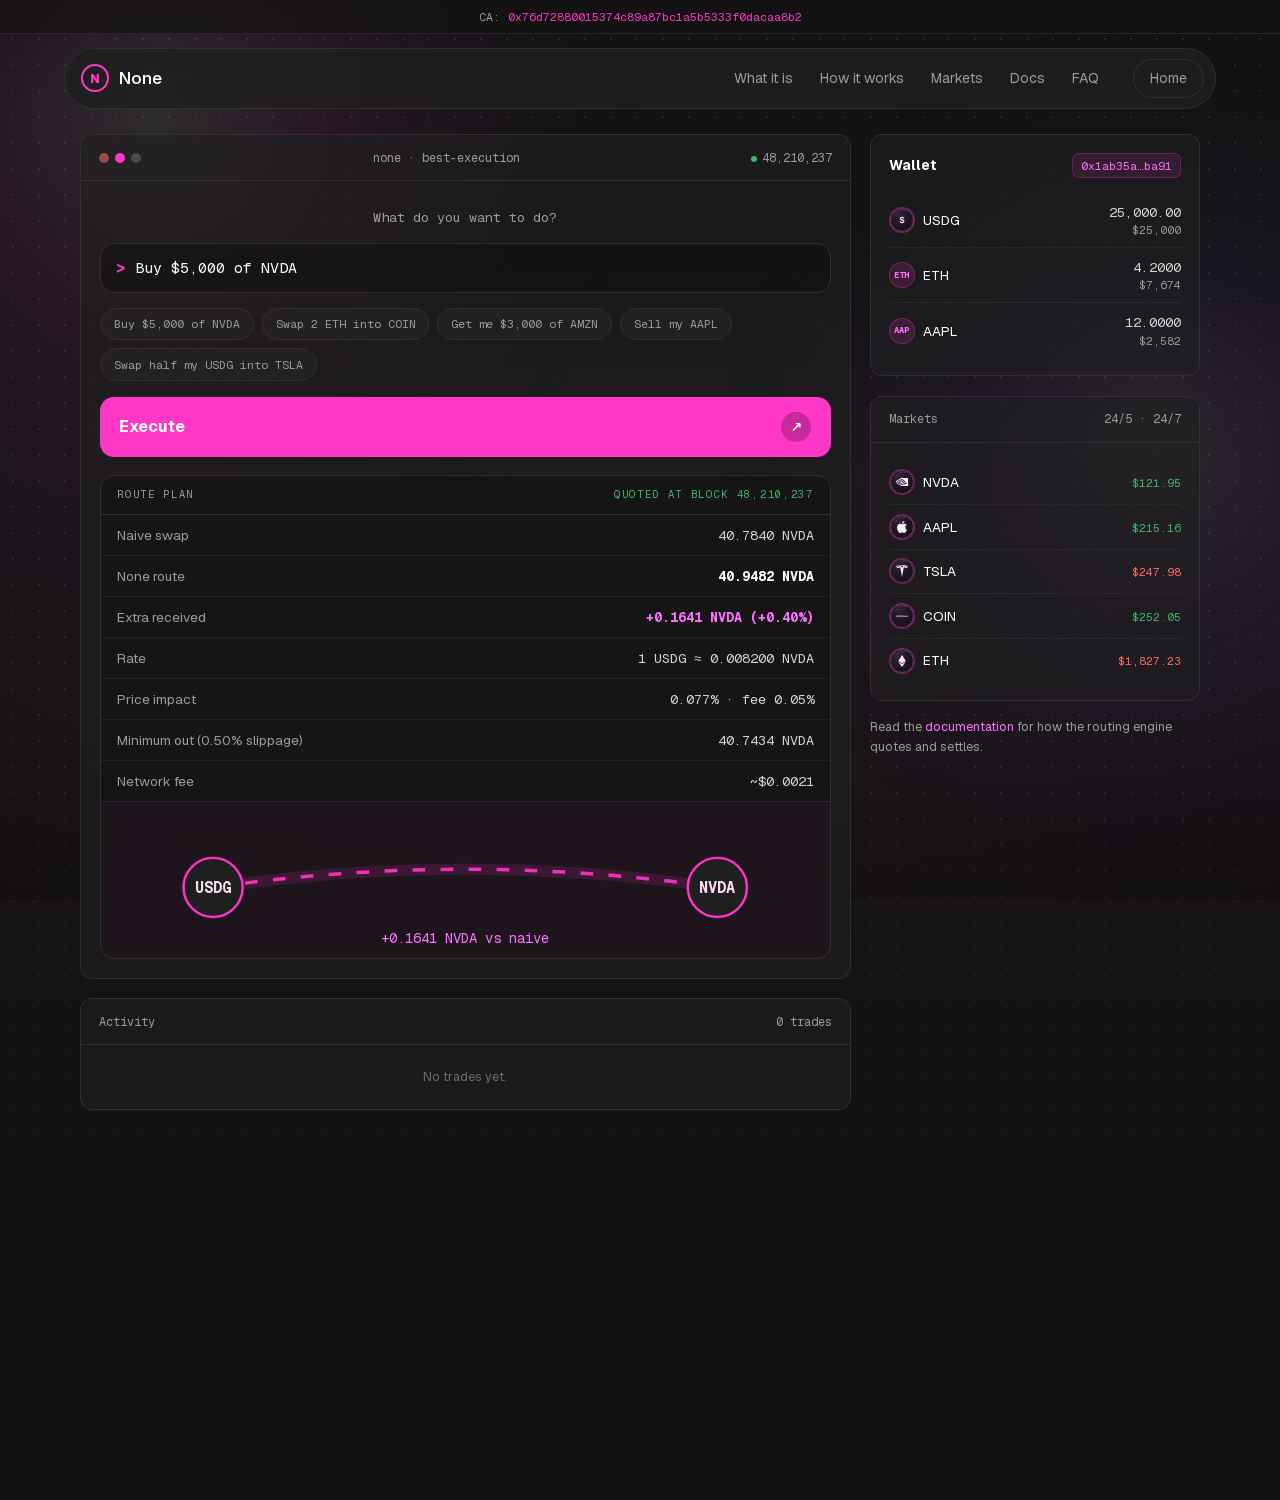
<file: app/index.html>
<!DOCTYPE html><html lang="en" class="geist_a71539c9-module__T19VSG__variable geist_mono_8d43a2aa-module__8Li5zG__variable">
<head>
<meta charset="utf-8"/>
<meta name="viewport" content="width=device-width, initial-scale=1"/>
<title>Trade — None AI</title>
<meta name="description" content="Type a trade in plain English and None routes it across every venue on Robinhood Chain."/><meta property="og:type" content="website"/><meta property="og:title" content="None AI — Trade &amp; chat on Robinhood Chain"/><meta property="og:description" content="Say the trade in plain language. None quotes every venue, routes it, and hands your wallet one transaction to sign."/><meta property="og:image" content="/og.jpg"/><meta property="og:image:width" content="1200"/><meta property="og:image:height" content="630"/><meta name="twitter:card" content="summary_large_image"/><meta name="twitter:image" content="/og.jpg"/>
<link rel="icon" href="/icon.svg" type="image/svg+xml"/>
<link rel="stylesheet" href="/_next/static/chunks/3ksqjcf432ghy.css"/>
<link rel="stylesheet" href="/nk-page.css?v=3"/>
<style>
.wrap{max-width:72rem;margin:0 auto;padding:1.6rem 1rem 5rem}
.cols{display:grid;grid-template-columns:1fr 330px;gap:1.2rem;align-items:start}
@media (max-width:960px){.cols{grid-template-columns:1fr}}
.panel{border:1px solid var(--border);border-radius:12px;background:rgba(31,31,31,.62);overflow:hidden}
.panel-h{display:flex;align-items:center;justify-content:space-between;gap:1rem;padding:.85rem 1.1rem;border-bottom:1px solid var(--border);font-family:var(--font-geist-mono),monospace;font-size:12px;color:var(--muted)}
.dots{display:flex;gap:.4rem}.dots i{width:10px;height:10px;border-radius:50%;display:block}
.dots i:nth-child(1){background:#ff6b6b8c}.dots i:nth-child(2){background:#ff37c7}.dots i:nth-child(3){background:#4a4a4a}
.blk{width:6px;height:6px;border-radius:50%;background:var(--green);display:inline-block;animation:bp 1.6s ease-out infinite;margin-right:.35rem}
@keyframes bp{0%{box-shadow:0 0 0 0 rgba(64,182,107,.6)}70%{box-shadow:0 0 0 7px rgba(64,182,107,0)}100%{box-shadow:0 0 0 0 rgba(64,182,107,0)}}
.pad{padding:1.2rem}
.ask{text-align:center;color:var(--muted);font-family:var(--font-geist-mono),monospace;font-size:13.5px;margin:.4rem 0 1rem}
.inputrow{display:flex;align-items:center;gap:.6rem;border:1px solid var(--border);border-radius:14px;background:rgba(16,16,16,.6);padding:.75rem .9rem;transition:border-color .3s,box-shadow .3s}
.inputrow:focus-within{border-color:rgba(255,55,199,.6);box-shadow:0 0 0 3px rgba(255,55,199,.13)}
.inputrow .gt{color:var(--accent);font-family:var(--font-geist-mono),monospace;font-weight:700}
#intent{flex:1;background:none;border:0;outline:none;color:var(--fg);font-family:var(--font-geist-mono),monospace;font-size:15px;min-width:0}
#intent::placeholder{color:#5c5c5c}
.chips{display:flex;flex-wrap:wrap;gap:.5rem;margin-top:.9rem}
.chip{
  border:1px solid var(--border);background:rgba(38,38,38,.6);color:var(--muted);border-radius:999px;
  padding:.42rem .8rem;font-family:var(--font-geist-mono),monospace;font-size:11.5px;cursor:pointer;
  transition:border-color .25s,color .25s,transform .25s;
}
.chip:hover{border-color:rgba(255,55,199,.5);color:var(--fg);transform:translateY(-1px)}
.btn{
  width:100%;margin-top:1rem;border:0;border-radius:14px;cursor:pointer;font-size:16px;font-weight:700;color:#ffffff;
  padding:.95rem 1.2rem;display:flex;align-items:center;justify-content:space-between;
  background:var(--accent);transition:background .2s ease,opacity .2s ease;font-family:inherit;
}
.btn:hover:not(:disabled){background:#ff5cd2}
.btn:disabled{opacity:.45;cursor:not-allowed}
.btn .ar{width:30px;height:30px;border-radius:50%;background:rgba(0,0,0,.22);display:grid;place-items:center;font-size:14px}
.quote{margin-top:1.1rem;border:1px solid var(--border);border-radius:14px;background:rgba(16,16,16,.5);overflow:hidden}
.quote.hidden,.hidden{display:none}
.qh{display:flex;justify-content:space-between;align-items:center;padding:.7rem 1rem;border-bottom:1px solid var(--border);font-family:var(--font-geist-mono),monospace;font-size:10.5px;letter-spacing:.16em;text-transform:uppercase;color:var(--muted)}
.qh .ok{color:var(--green)}
.qrow{display:flex;justify-content:space-between;gap:1rem;padding:.62rem 1rem;font-size:13.5px}
.qrow+.qrow{border-top:1px solid rgba(48,48,48,.55)}
.qrow span:first-child{color:var(--muted)}
.qrow span:last-child{font-family:var(--font-geist-mono),monospace;color:#d4d4d4;text-align:right}
.qrow.win span:last-child{color:var(--fg);font-weight:700}
.qrow.delta span:last-child{color:var(--accent-soft);font-weight:700}
.routeviz{padding:.4rem 0 .2rem;background:rgba(255,55,199,.04);border-top:1px solid rgba(48,48,48,.55)}
.routeviz svg{display:block;width:100%;height:auto}
.err{border:1px solid rgba(255,107,107,.4);background:rgba(255,107,107,.08);color:#ffb3b3;border-radius:12px;padding:.8rem 1rem;font-size:13.5px;margin-top:1rem;line-height:1.55}
/* wallet card */
.wcard{padding:1.1rem}
.wtop{display:flex;justify-content:space-between;align-items:center;margin-bottom:.9rem}
.wtop b{font-size:14px}
.addr{font-family:var(--font-geist-mono),monospace;font-size:11.5px;color:var(--accent-soft);background:rgba(255,55,199,.12);border:1px solid rgba(255,55,199,.25);padding:.2rem .5rem;border-radius:7px}
.bal{display:flex;justify-content:space-between;align-items:center;padding:.55rem 0;font-size:13.5px;border-top:1px solid rgba(48,48,48,.6)}
.bal:first-of-type{border-top:0}
.bal .s{display:flex;align-items:center;gap:.55rem}
.sym{position:relative;width:26px;height:26px;border-radius:50%;display:grid;place-items:center;overflow:hidden;font-family:var(--font-geist-mono),monospace;font-size:9px;font-weight:700;background:rgba(255,55,199,.14);border:1px solid rgba(255,55,199,.3);color:var(--accent-soft);flex:0 0 auto}
.sym img{position:absolute;inset:0;width:100%;height:100%;display:block}
.bal .v{font-family:var(--font-geist-mono),monospace;text-align:right;color:#d4d4d4}
.bal .v small{display:block;color:var(--muted);font-size:11px}
.px{font-family:var(--font-geist-mono),monospace;font-size:11px;transition:color .4s}
.px.up{color:var(--green)}.px.dn{color:var(--red)}
.hist{max-height:250px;overflow:auto}
.hitem{padding:.65rem 1.1rem;border-top:1px solid rgba(48,48,48,.6);font-size:12.5px;color:var(--muted);animation:nkDrop .3s ease}
.hitem b{color:var(--fg);font-weight:600}
.hitem .h{font-family:var(--font-geist-mono),monospace;font-size:10.5px;color:#6e6e6e;display:block;margin-top:.2rem}
.empty{padding:1.4rem 1.1rem;color:#6e6e6e;font-size:12.5px;text-align:center}
/* execution overlay */
.exec{position:fixed;inset:0;z-index:80;display:grid;place-items:center;background:rgba(16,16,16,.82);backdrop-filter:blur(6px);animation:nkDrop .3s ease}
.exec-box{width:min(92vw,420px);border:1px solid rgba(255,55,199,.4);border-radius:18px;background:rgba(31,31,31,.97);padding:1.5rem;box-shadow:0 30px 80px -30px rgba(0,0,0,.9)}
.exec-box h3{margin:0 0 1.1rem;font-size:17px}
.estep{display:flex;align-items:center;gap:.7rem;padding:.5rem 0;font-size:13.5px;color:#6e6e6e;transition:color .3s}
.estep.on{color:#d4d4d4}.estep.done{color:var(--fg)}
.spin{width:16px;height:16px;border-radius:50%;border:2px solid rgba(255,55,199,.25);border-top-color:var(--accent);flex:0 0 auto}
.estep.on .spin{animation:sp .7s linear infinite}
@keyframes sp{to{transform:rotate(360deg)}}
.estep.done .spin{border-color:var(--green);border-top-color:var(--green);position:relative}
.estep.done .spin::after{content:"";position:absolute;left:4px;top:1px;width:4px;height:8px;border:2px solid var(--green);border-top:0;border-left:0;transform:rotate(45deg)}
.receipt{margin-top:1.1rem;padding-top:1rem;border-top:1px solid var(--border);font-size:13px}
.receipt .r{display:flex;justify-content:space-between;gap:1rem;padding:.28rem 0;color:var(--muted)}
.receipt .r span:last-child{font-family:var(--font-geist-mono),monospace;color:#d4d4d4;word-break:break-all;text-align:right}
.receipt .g{color:var(--green);font-weight:700}
</style>
<link rel="stylesheet" href="/nk-type.css?v=4"/></head>
<body>

<div class="nk-topbar">CA: <span class="mono accent">0x76d72880015374c89a87bc1a5b5333f0dacaa8b2</span></div>

<header class="nk-hdr">
  <nav class="nk-nav">
    <a class="nk-brand" href="/"><span class="nk-logo">N</span> None</a>
    <div class="nk-links">
      <a href="/#what">What it is</a><a href="/#how">How it works</a>
      <a href="/#markets">Markets</a><a href="/docs">Docs</a><a href="/#faq">FAQ</a>
    </div>
    <div class="nk-actions">
      <a class="nk-ghost" href="/">Home</a>
      <button class="nk-burger" aria-label="Menu" aria-expanded="false"><span></span><span></span><span></span></button>
    </div>
  </nav>
  <div class="nk-mobile" hidden>
    <a href="/#what">What it is</a><a href="/#how">How it works</a><a href="/#markets">Markets</a>
    <a href="/docs">Docs</a><a href="/#faq">FAQ</a>
  </div>
</header>

<div class="wrap">
  <div class="cols">
    <div>
      <div class="panel">
        <div class="panel-h">
          <div class="dots"><i></i><i></i><i></i></div>
          <span>none · best-execution</span>
          <span><span class="blk"></span><span id="blk">48,210,233</span></span>
        </div>
        <div class="pad">
          <p class="ask">What do you want to do?</p>
          <div class="inputrow">
            <span class="gt">&gt;</span>
            <input id="intent" autocomplete="off" spellcheck="false" placeholder="Buy $5,000 of NVDA"/>
          </div>
          <div class="chips" id="chips"></div>
          <button class="btn" id="exec" disabled>Execute <span class="ar">↗</span></button>
          <div id="err" class="err hidden"></div>

          <div class="quote hidden" id="quote">
            <div class="qh"><span>Route plan</span><span class="ok" id="qblock">quoted at block —</span></div>
            <div class="qrow"><span>Naive swap</span><span id="qnaive">—</span></div>
            <div class="qrow win"><span>None route</span><span id="qroute">—</span></div>
            <div class="qrow delta"><span>Extra received</span><span id="qdelta">—</span></div>
            <div class="qrow"><span>Rate</span><span id="qrate">—</span></div>
            <div class="qrow"><span>Price impact</span><span id="qimpact">—</span></div>
            <div class="qrow"><span>Minimum out (0.50% slippage)</span><span id="qmin">—</span></div>
            <div class="qrow"><span>Network fee</span><span id="qgas">—</span></div>
            <div class="routeviz" id="viz"></div>
          </div>
        </div>
      </div>

      <div class="panel" style="margin-top:1.2rem">
        <div class="panel-h"><span>Activity</span><span id="hcount">0 trades</span></div>
        <div class="hist" id="hist"><div class="empty">No trades yet.</div></div>
      </div>
    </div>

    <div>
      <div class="panel">
        <div class="wcard">
          <div class="wtop"><b>Wallet</b><span class="addr" id="waddr">0x0000…0000</span></div>
          <div id="bals"></div>
        </div>
      </div>
      <div class="panel" style="margin-top:1.2rem">
        <div class="panel-h"><span>Markets</span><span>24/5 · 24/7</span></div>
        <div class="wcard" id="mkts"></div>
      </div>
      <p class="muted small" style="margin-top:1rem;line-height:1.6">
        Read the <a href="/docs" style="color:var(--accent-soft)">documentation</a> for how the routing engine quotes and settles.
      </p>
    </div>
  </div>
</div>

<script src="/nk-page.js" defer></script>
<script>
(function(){
  /* ---------- simulated market ---------- */
  var A = {
    USDG:{name:'Stablecoin', px:1,        cls:'base'},
    ETH :{name:'Ether',      px:1831.42,  cls:'crypto'},
    NVDA:{name:'NVIDIA',     px:121.94,   cls:'equity'},
    AAPL:{name:'Apple',      px:214.80,   cls:'equity'},
    TSLA:{name:'Tesla',      px:248.63,   cls:'equity'},
    COIN:{name:'Coinbase',   px:251.30,   cls:'equity'},
    AMZN:{name:'Amazon',     px:178.24,   cls:'equity'},
    MSFT:{name:'Microsoft',  px:449.10,   cls:'equity'},
    GOOGL:{name:'Alphabet',  px:176.90,   cls:'equity'},
    META:{name:'Meta',       px:512.70,   cls:'equity'}
  };
  var bal = { USDG:25000, ETH:4.2, NVDA:0, AAPL:12, TSLA:0, COIN:0, AMZN:0, MSFT:0, GOOGL:0, META:0 };
  var block = 48210233, hist = [];

  var $ = function(id){ return document.getElementById(id); };
  function fmt(v,d){ d = d==null?2:d; return v.toLocaleString('en-US',{minimumFractionDigits:d,maximumFractionDigits:d}); }
  function icon(s){
    // abbreviation sits under the mark, so a missing logo degrades to text
    return '<span class="sym">'+s.slice(0,3)+
           '<img src="/logos/'+s+'.svg" alt="" loading="lazy" onerror="this.remove()"/></span>';
  }
  function short(v){ return v>=1000? fmt(v,0) : fmt(v,2); }

  var addr = '0x' + Math.random().toString(16).slice(2,8) + '…' + Math.random().toString(16).slice(2,6);
  $('waddr').textContent = addr;

  /* ---------- render ---------- */
  function renderBals(){
    var h = '';
    Object.keys(bal).forEach(function(s){
      if (bal[s] <= 0.000001 && s!=='USDG') return;
      var usd = bal[s]*A[s].px;
      h += '<div class="bal"><div class="s">'+icon(s)+'<div><div>'+s+'</div></div></div>'+
           '<div class="v">'+fmt(bal[s], s==='USDG'?2:4)+'<small>$'+short(usd)+'</small></div></div>';
    });
    $('bals').innerHTML = h;
  }
  function renderMkts(){
    var h = '';
    ['NVDA','AAPL','TSLA','COIN','ETH'].forEach(function(s){
      h += '<div class="bal"><div class="s">'+icon(s)+'<div>'+s+'</div></div>'+
           '<div class="v"><span class="px" data-px="'+s+'">$'+fmt(A[s].px,2)+'</span></div></div>';
    });
    $('mkts').innerHTML = h;
  }
  renderBals(); renderMkts();

  /* price drift + block ticker */
  setInterval(function(){
    Object.keys(A).forEach(function(s){
      if (s==='USDG') return;
      var chg = (Math.random()*2-1)*0.004;
      A[s].px *= (1+chg); A[s].dir = chg>=0?1:-1;
    });
    document.querySelectorAll('[data-px]').forEach(function(el){
      var s = el.getAttribute('data-px');
      el.textContent = '$'+fmt(A[s].px,2);
      el.classList.remove('up','dn'); void el.offsetWidth;
      el.classList.add(A[s].dir>0?'up':'dn');
    });
    renderBals();
    if (!$('quote').classList.contains('hidden')) quote(lastIntent, true);
  }, 2200);
  setInterval(function(){ block += Math.floor(Math.random()*4)+1; $('blk').textContent = block.toLocaleString('en-US'); }, 900);

  /* ---------- intent parser ---------- */
  var SYMS = Object.keys(A);
  function findSym(txt, skip){
    var best=null, bi=1e9;
    SYMS.forEach(function(s){
      if (skip && s===skip) return;
      var re = new RegExp('\\b'+s+'\\b','i'), m = txt.match(re);
      if (m && m.index<bi){ bi=m.index; best=s; }
    });
    return best;
  }
  function parse(raw){
    var t = (raw||'').trim();
    if (!t) return {err:'Type what you want to do — for example "Buy $5,000 of NVDA".'};
    var low = t.toLowerCase();

    // sell / dump the whole position
    if (/\b(sell|dump)\b/.test(low)){
      var s1 = findSym(t);
      if (!s1) return {err:'Which asset do you want to sell? Try "Sell my AAPL".'};
      if (s1==='USDG') return {err:'USDG is the base asset here — sell an equity or ETH into it instead.'};
      var amt = bal[s1];
      if (/\bhalf\b/.test(low)) amt = bal[s1]/2;
      if (amt<=0) return {err:'Your wallet holds no '+s1+'. Buy some first, then sell it.'};
      return {inA:s1, outA:'USDG', amtIn:amt};
    }

    // explicit token amount: "swap 2 ETH into COIN"
    var mTok = t.match(/([\d,]+(?:\.\d+)?)\s*([A-Za-z]{2,5})\b/);
    // dollar amount: "buy $5,000 of NVDA"
    var mUsd = t.match(/\$\s*([\d,]+(?:\.\d+)?)\s*(k|m)?/i);

    var outA = null, inA = null, amtIn = null;

    if (mUsd){
      var v = parseFloat(mUsd[1].replace(/,/g,''));
      if (/k/i.test(mUsd[2]||'')) v *= 1000;
      if (/m/i.test(mUsd[2]||'')) v *= 1e6;
      inA = 'USDG'; amtIn = v;
      outA = findSym(t,'USDG');
      if (!outA) return {err:'Which asset should I buy? Try "Buy $5,000 of NVDA".'};
    } else if (mTok && A[mTok[2].toUpperCase()]){
      inA = mTok[2].toUpperCase();
      amtIn = parseFloat(mTok[1].replace(/,/g,''));
      var rest = t.slice((mTok.index||0)+mTok[0].length);
      outA = findSym(rest, inA) || findSym(t, inA);
      if (!outA) return {err:'What should I swap that into? Try "Swap 2 ETH into COIN".'};
    } else if (/\bhalf\b/.test(low)){
      inA = findSym(t) || 'USDG';
      amtIn = bal[inA]/2;
      outA = findSym(t, inA);
      if (!outA) return {err:'What should I swap into? Try "Swap half my USDG into TSLA".'};
    } else {
      outA = findSym(t);
      if (outA) return {err:'How much '+outA+' do you want? Add a size, like "$3,000 of '+outA+'".'};
      return {err:'I could not read a trade from that. Try "Buy $5,000 of NVDA".'};
    }

    if (inA===outA) return {err:'Input and output are the same asset.'};
    if (!(amtIn>0)) return {err:'That size does not parse as a positive amount.'};
    if (amtIn > bal[inA]+1e-9) return {err:'Insufficient balance: you hold '+fmt(bal[inA],4)+' '+inA+'.'};
    return {inA:inA, outA:outA, amtIn:amtIn};
  }

  /* ---------- routing model (simulated) ---------- */
  function route(p){
    var vIn = p.amtIn * A[p.inA].px;
    var direct = (p.inA==='USDG'||p.outA==='USDG'||p.inA==='ETH'||p.outA==='ETH');
    var hops = direct ? [p.inA, p.outA] : [p.inA, 'ETH', p.outA];
    // naive: single direct pool, wider fee tier + more impact
    var naiveFee = 0.0030, naiveImpact = Math.min(0.012, vIn/2.2e6);
    var naiveOut = vIn*(1-naiveFee-naiveImpact)/A[p.outA].px;
    // routed: better tier, split impact across hops
    var rFee = direct ? 0.0005 : 0.0010, rImpact = Math.min(0.005, vIn/6.5e6);
    var routedOut = vIn*(1-rFee-rImpact)/A[p.outA].px;
    if (routedOut <= naiveOut) routedOut = naiveOut*1.0008;
    return {
      hops:hops, naiveOut:naiveOut, routedOut:routedOut,
      delta:routedOut-naiveOut, deltaPct:(routedOut/naiveOut-1)*100,
      rate:A[p.inA].px/A[p.outA].px, impact:rImpact*100,
      min:routedOut*0.995, gas:0.0021, tier:direct?'0.05%':'0.05% + 0.05%', vIn:vIn
    };
  }

  function vizSvg(hops, delta, outA){
    var W=520, H=hops.length>2?128:104, y=hops.length>2?74:56;
    var xs = hops.length>2 ? [62,260,458] : [80,440];
    var top = hops.length>2 ? 34 : y;
    var path = hops.length>2
      ? 'M62 '+y+' Q150 '+top+' 260 '+top+' Q370 '+top+' 458 '+y
      : 'M80 '+y+' Q260 '+(y-26)+' 440 '+y;
    var nodes = hops.map(function(s,i){
      var cx = xs[i], cy = (hops.length>2 && i===1) ? top : y;
      return '<circle cx="'+cx+'" cy="'+cy+'" r="21" fill="#1f1f1f" stroke="#ff37c7" stroke-width="1.5"/>'+
        '<circle cx="'+cx+'" cy="'+cy+'" r="21" fill="none" stroke="#ff37c7" stroke-width="1.5" opacity=".5">'+
        '<animate attributeName="r" values="21;27;21" dur="2.6s" repeatCount="indefinite"/>'+
        '<animate attributeName="opacity" values=".5;0;.5" dur="2.6s" repeatCount="indefinite"/></circle>'+
        '<text x="'+cx+'" y="'+(cy+4)+'" text-anchor="middle" font-family="var(--font-geist-mono),monospace" font-weight="700" font-size="11" fill="#f7dced">'+s+'</text>';
    }).join('');
    return '<svg viewBox="0 0 '+W+' '+H+'" fill="none" xmlns="http://www.w3.org/2000/svg">'+
      '<defs><radialGradient id="pg"><stop offset="0" stop-color="#fde9f7"/><stop offset="1" stop-color="#ff37c7" stop-opacity="0"/></radialGradient></defs>'+
      '<path d="'+path+'" stroke="#ff37c7" stroke-width="8" opacity=".14" fill="none"/>'+
      '<path id="rp" d="'+path+'" stroke="#ff37c7" stroke-width="2.5" fill="none" stroke-dasharray="9 11" opacity=".9">'+
        '<animate attributeName="stroke-dashoffset" from="0" to="-40" dur="1.1s" repeatCount="indefinite"/></path>'+
      '<circle r="8" fill="url(#pg)"><animateMotion dur="2.4s" repeatCount="indefinite"><mpath href="#rp"/></animateMotion></circle>'+
      '<circle r="3.5" fill="#fde9f7"><animateMotion dur="2.4s" repeatCount="indefinite"><mpath href="#rp"/></animateMotion></circle>'+
      nodes+
      '<text x="'+(W/2)+'" y="'+(H-8)+'" text-anchor="middle" font-family="var(--font-geist-mono),monospace" font-size="10" fill="#fc72ff">+'+fmt(delta,4)+' '+outA+' vs naive</text>'+
      '</svg>';
  }

  /* ---------- quote ---------- */
  var lastIntent='', lastPlan=null;
  function quote(raw, silent){
    lastIntent = raw;
    var p = parse(raw);
    if (p.err){
      lastPlan=null; $('exec').disabled=true; $('quote').classList.add('hidden');
      if (!silent && raw.trim()){ $('err').textContent = p.err; $('err').classList.remove('hidden'); }
      else $('err').classList.add('hidden');
      return;
    }
    $('err').classList.add('hidden');
    var r = route(p); lastPlan = {p:p, r:r};
    $('qblock').textContent = 'quoted at block '+block.toLocaleString('en-US');
    $('qnaive').textContent = fmt(r.naiveOut,4)+' '+p.outA;
    $('qroute').textContent = fmt(r.routedOut,4)+' '+p.outA;
    $('qdelta').textContent = '+'+fmt(r.delta,4)+' '+p.outA+'  (+'+r.deltaPct.toFixed(2)+'%)';
    $('qrate').textContent = '1 '+p.inA+' ≈ '+fmt(r.rate, r.rate<1?6:4)+' '+p.outA;
    $('qimpact').textContent = r.impact.toFixed(3)+'%  ·  fee '+r.tier;
    $('qmin').textContent = fmt(r.min,4)+' '+p.outA;
    $('qgas').textContent = '~$'+r.gas.toFixed(4);
    $('viz').innerHTML = vizSvg(r.hops, r.delta, p.outA);
    $('quote').classList.remove('hidden');
    $('exec').disabled = false;
  }

  var ti;
  $('intent').addEventListener('input', function(){ clearTimeout(ti); ti=setTimeout(function(){ quote($('intent').value); },220); });
  $('intent').addEventListener('keydown', function(e){ if(e.key==='Enter' && !$('exec').disabled) run(); });

  var EX = ['Buy $5,000 of NVDA','Swap 2 ETH into COIN','Get me $3,000 of AMZN','Sell my AAPL','Swap half my USDG into TSLA'];
  $('chips').innerHTML = EX.map(function(e){ return '<button class="chip">'+e+'</button>'; }).join('');
  $('chips').addEventListener('click', function(e){
    if (!e.target.classList.contains('chip')) return;
    $('intent').value = e.target.textContent; quote(e.target.textContent);
  });

  /* ---------- simulated execution ---------- */
  function run(){
    if (!lastPlan) return;
    var p = lastPlan.p, r = lastPlan.r;
    var steps = ['Re-quoting at head block','Simulating route','Awaiting signature','Settling on Robinhood Chain'];
    var ov = document.createElement('div'); ov.className='exec';
    ov.innerHTML = '<div class="exec-box"><h3>Executing trade</h3><div id="esteps">'+
      steps.map(function(s,i){ return '<div class="estep" data-i="'+i+'"><span class="spin"></span><span>'+s+'</span></div>'; }).join('')+
      '</div><div id="rc"></div></div>';
    document.body.appendChild(ov);
    var i=0;
    function next(){
      var els = ov.querySelectorAll('.estep');
      if (i>0) { els[i-1].classList.remove('on'); els[i-1].classList.add('done'); }
      if (i>=steps.length) return done();
      els[i].classList.add('on'); i++;
      setTimeout(next, 620);
    }
    function done(){
      // apply the simulated fill
      bal[p.inA] -= p.amtIn;
      bal[p.outA] = (bal[p.outA]||0) + r.routedOut;
      renderBals();
      var hash = '0x' + Array.from({length:16},function(){return Math.floor(Math.random()*16).toString(16);}).join('') + '…simulated';
      $('rc') && ($('rc').innerHTML =
        '<div class="receipt">'+
        '<div class="r"><span>Status</span><span class="g">Filled (simulated)</span></div>'+
        '<div class="r"><span>Sent</span><span>'+fmt(p.amtIn,4)+' '+p.inA+'</span></div>'+
        '<div class="r"><span>Received</span><span>'+fmt(r.routedOut,4)+' '+p.outA+'</span></div>'+
        '<div class="r"><span>Route</span><span>'+r.hops.join(' → ')+'</span></div>'+
        '<div class="r"><span>Better than naive</span><span class="g">+'+fmt(r.delta,4)+' '+p.outA+'</span></div>'+
        '<div class="r"><span>Block</span><span>'+block.toLocaleString('en-US')+'</span></div>'+
        '<div class="r"><span>Tx</span><span>'+hash+'</span></div>'+
        '</div><button class="btn" id="cl" style="margin-top:1.1rem">Close <span class="ar">✕</span></button>');
      var c = document.getElementById('cl');
      if (c) c.onclick = function(){ ov.remove(); };
      hist.unshift({p:p,r:r,hash:hash,block:block});
      renderHist();
      quote(lastIntent, true);
    }
    next();
  }
  $('exec').addEventListener('click', run);

  function renderHist(){
    $('hcount').textContent = hist.length+(hist.length===1?' trade':' trades');
    if (!hist.length){ $('hist').innerHTML = '<div class="empty">No trades yet.</div>'; return; }
    $('hist').innerHTML = hist.map(function(h){
      return '<div class="hitem"><b>'+fmt(h.p.amtIn,4)+' '+h.p.inA+'</b> → <b>'+fmt(h.r.routedOut,4)+' '+h.p.outA+'</b>'+
        '  ·  <span style="color:var(--green)">+'+fmt(h.r.delta,4)+'</span> vs naive'+
        '<span class="h">'+h.r.hops.join(' → ')+'  ·  block '+h.block.toLocaleString('en-US')+'  ·  '+h.hash+'</span></div>';
    }).join('');
  }

  // seed the first quote
  $('intent').value = EX[0]; quote(EX[0]);
})();
</script>
</body></html>
</file>
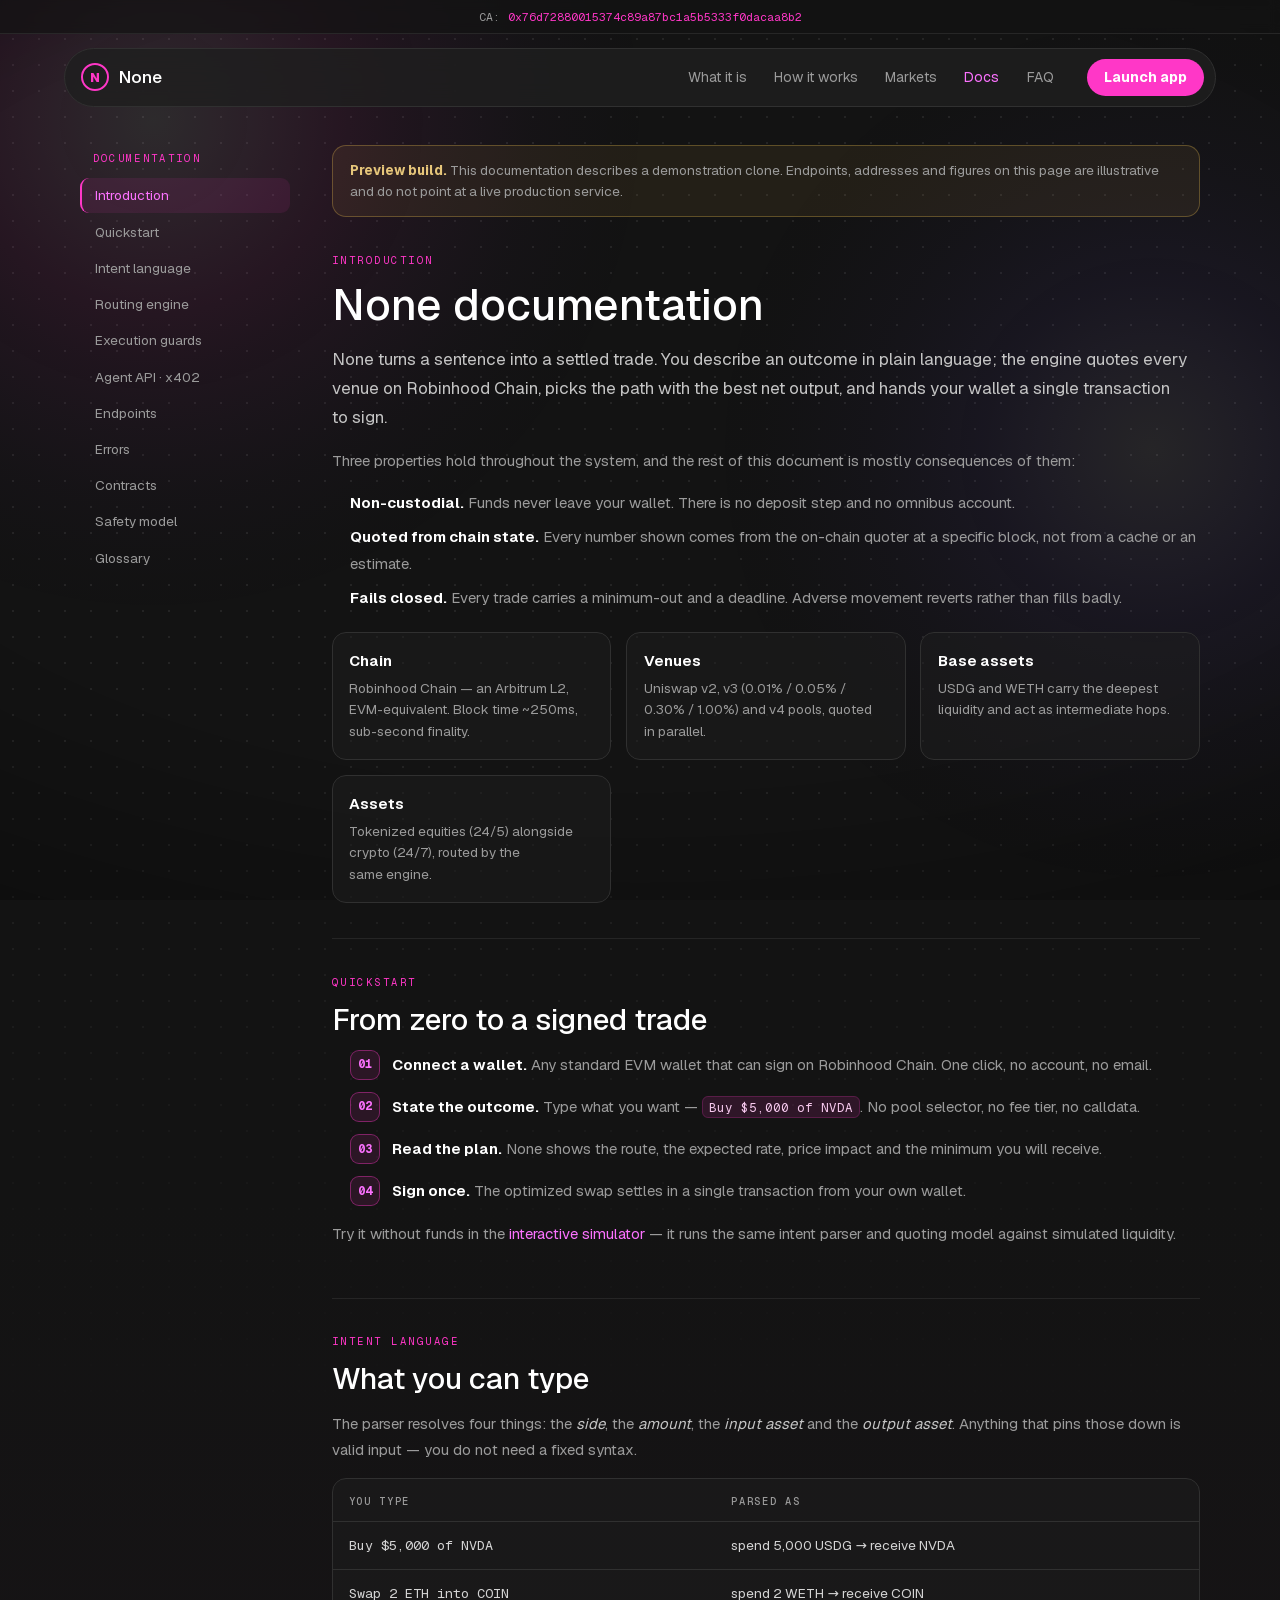
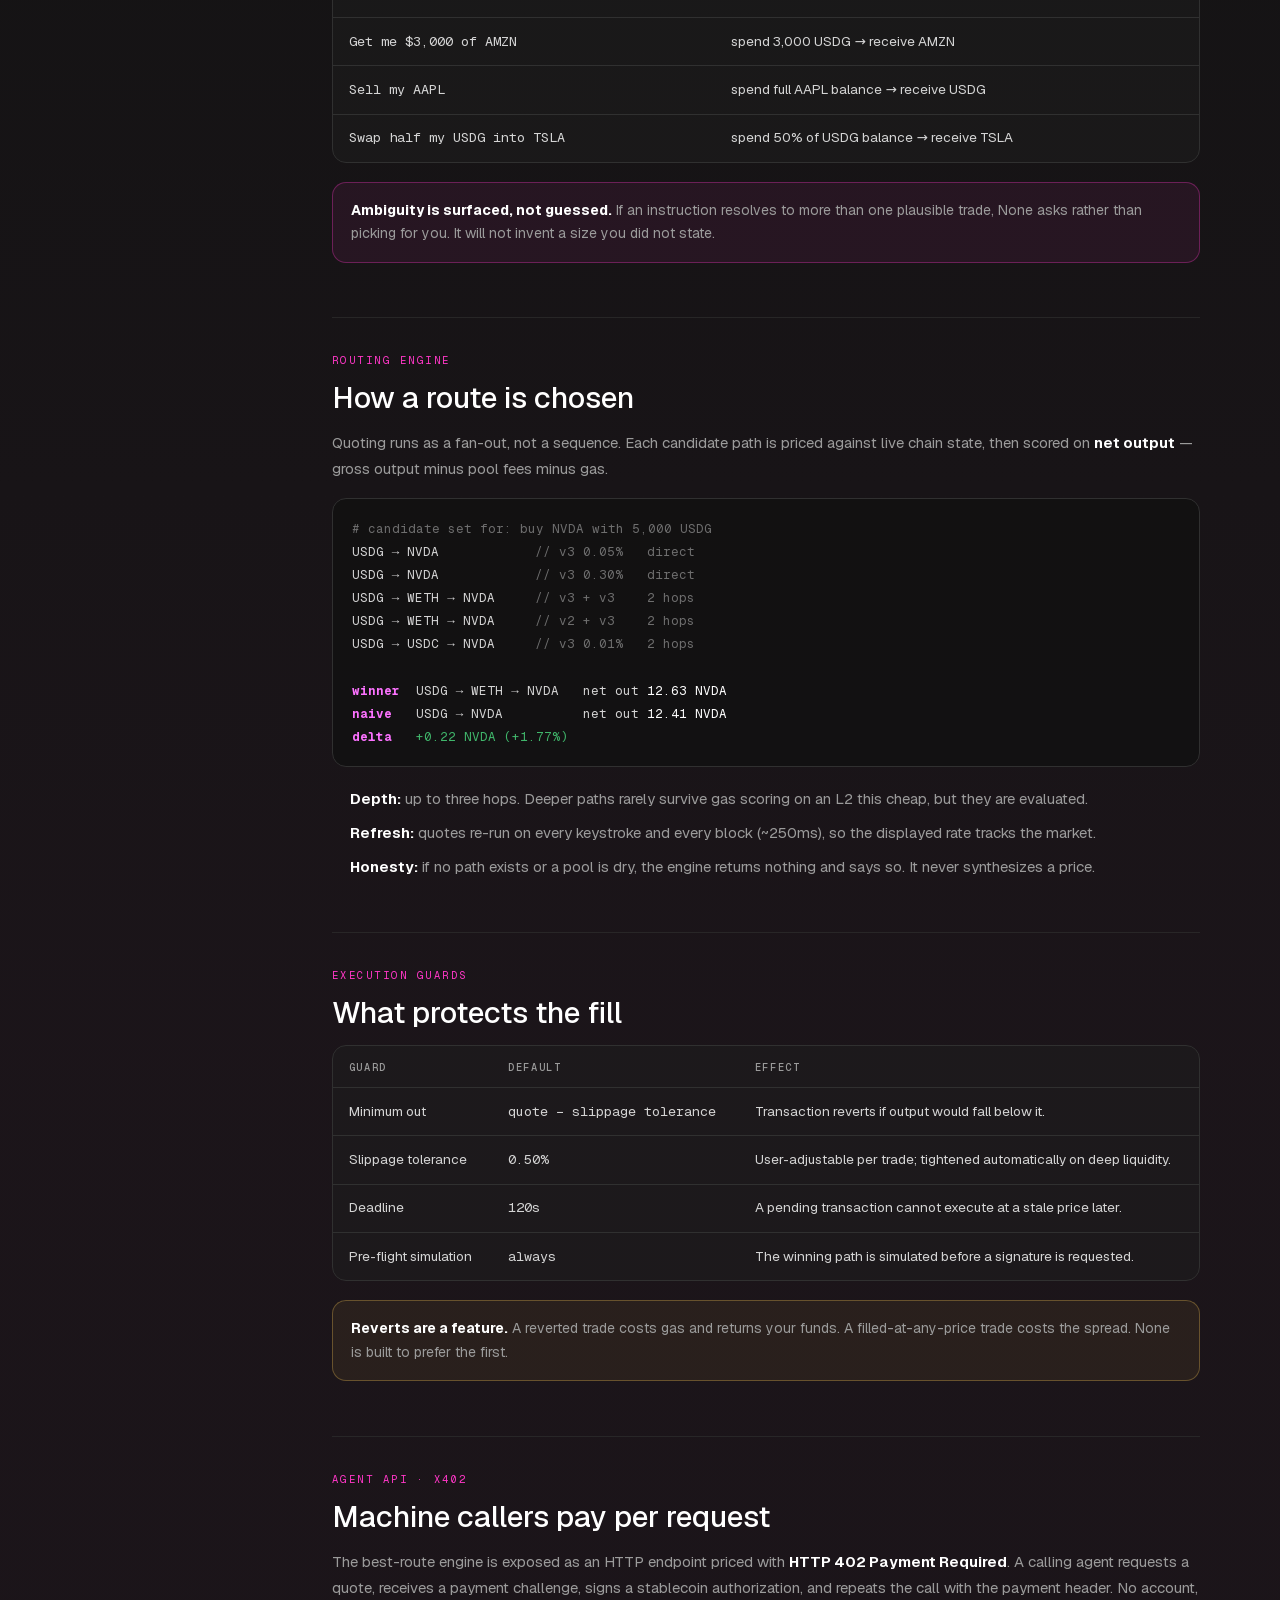
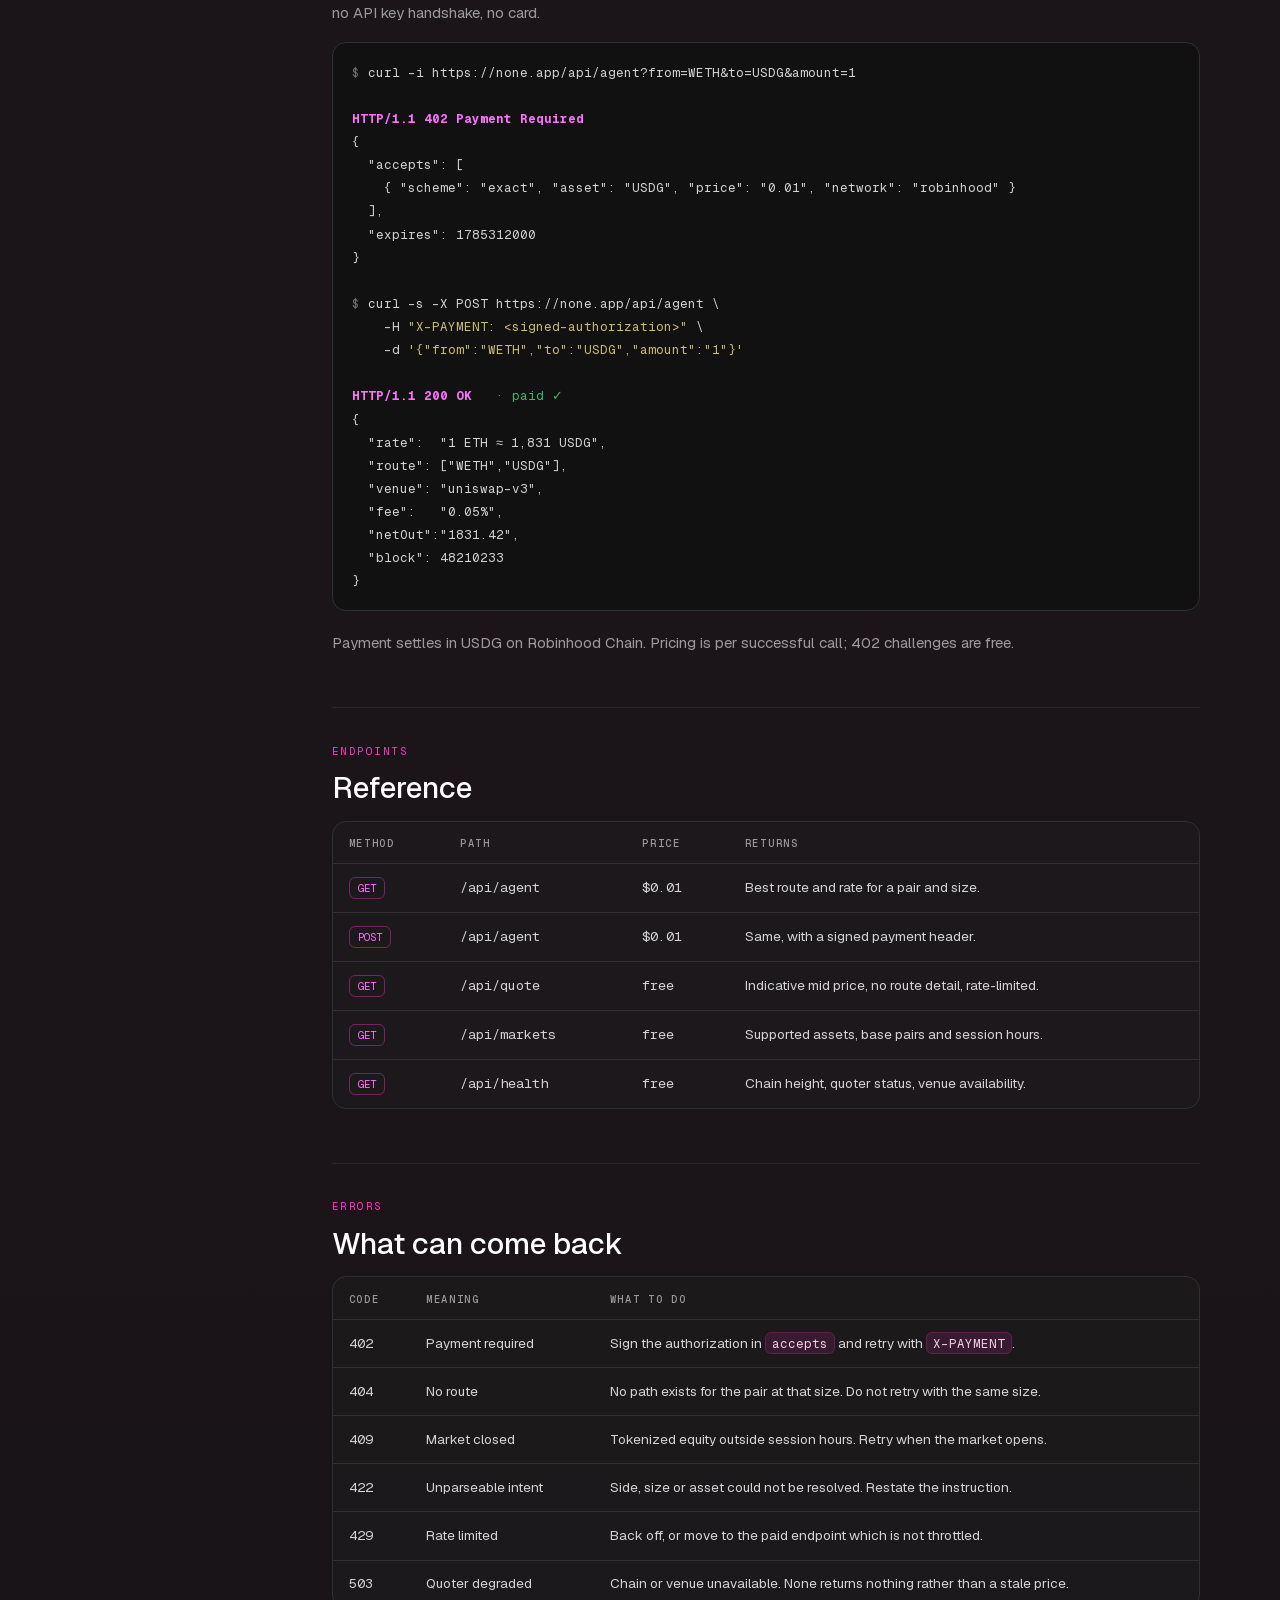
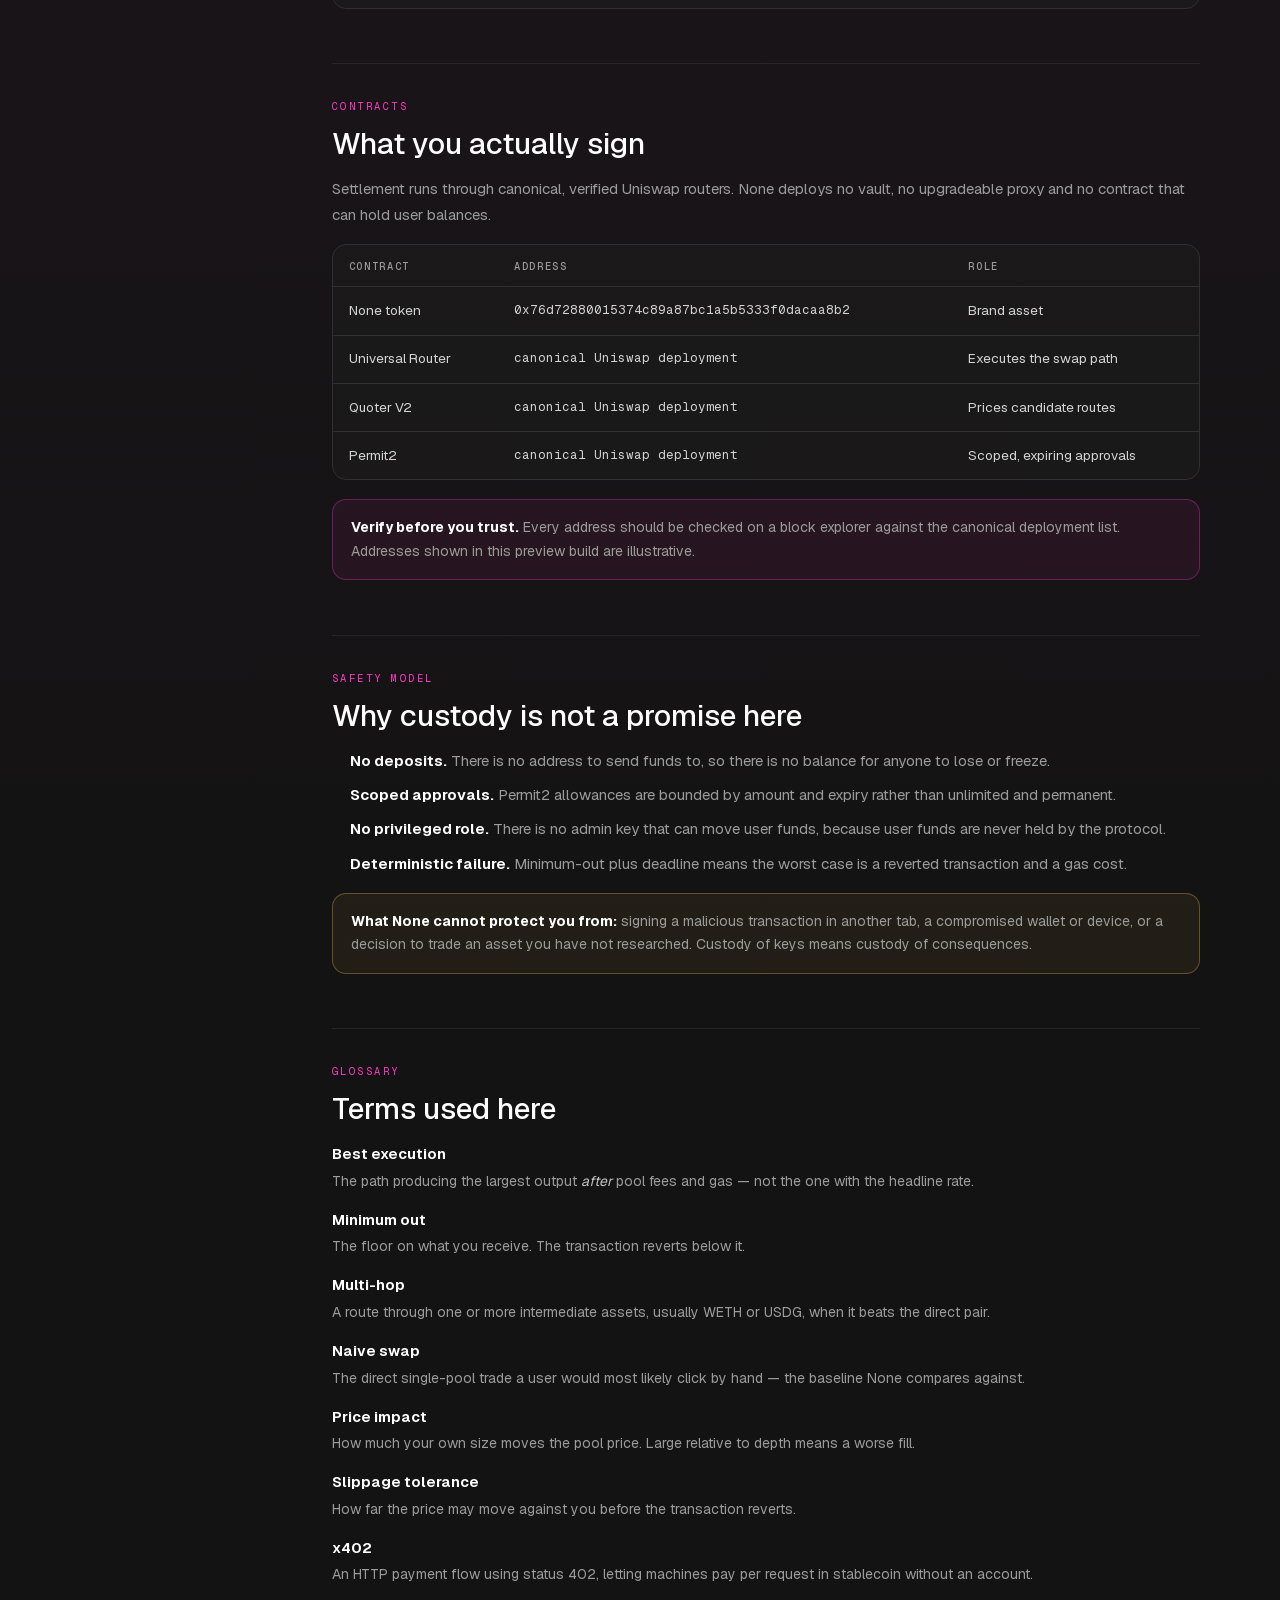
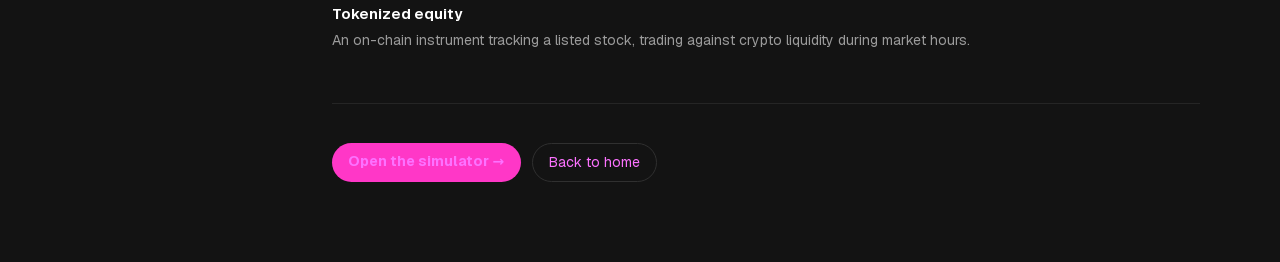
<file: docs/index.html>
<!DOCTYPE html><html lang="en" class="geist_a71539c9-module__T19VSG__variable geist_mono_8d43a2aa-module__8Li5zG__variable">
<head>
<meta charset="utf-8"/>
<meta name="viewport" content="width=device-width, initial-scale=1"/>
<title>Documentation — None AI</title>
<meta name="description" content="Technical documentation for None: routing engine, agent API over x402, contracts and safety model on Robinhood Chain."/><meta property="og:type" content="website"/><meta property="og:title" content="None AI — Trade &amp; chat on Robinhood Chain"/><meta property="og:description" content="Say the trade in plain language. None quotes every venue, routes it, and hands your wallet one transaction to sign."/><meta property="og:image" content="/og.jpg"/><meta property="og:image:width" content="1200"/><meta property="og:image:height" content="630"/><meta name="twitter:card" content="summary_large_image"/><meta name="twitter:image" content="/og.jpg"/>
<link rel="icon" href="/icon.svg" type="image/svg+xml"/>
<link rel="stylesheet" href="/_next/static/chunks/3ksqjcf432ghy.css"/>
<link rel="stylesheet" href="/nk-page.css?v=3"/>
<link rel="stylesheet" href="/nk-type.css?v=4"/></head>
<body class="nk-doc">

<div class="nk-topbar">CA: <span class="mono accent">0x76d72880015374c89a87bc1a5b5333f0dacaa8b2</span></div>

<header class="nk-hdr">
  <nav class="nk-nav">
    <a class="nk-brand" href="/"><span class="nk-logo">N</span> None</a>
    <div class="nk-links">
      <a href="/#what">What it is</a>
      <a href="/#how">How it works</a>
      <a href="/#markets">Markets</a>
      <a href="/docs" class="on">Docs</a>
      <a href="/#faq">FAQ</a>
    </div>
    <div class="nk-actions">
      <a class="nk-cta" href="/app">Launch app</a>
      <button class="nk-burger" aria-label="Menu" aria-expanded="false"><span></span><span></span><span></span></button>
    </div>
  </nav>
  <div class="nk-mobile" hidden>
    <a href="/#what">What it is</a><a href="/#how">How it works</a><a href="/#markets">Markets</a>
    <a href="/docs">Docs</a><a href="/#faq">FAQ</a><a class="nk-cta w" href="/app">Launch app</a>
  </div>
</header>

<div class="nk-shell">
  <aside class="nk-side">
    <div class="nk-side-t">Documentation</div>
    <a href="#intro">Introduction</a>
    <a href="#quickstart">Quickstart</a>
    <a href="#intents">Intent language</a>
    <a href="#routing">Routing engine</a>
    <a href="#guards">Execution guards</a>
    <a href="#api">Agent API · x402</a>
    <a href="#endpoints">Endpoints</a>
    <a href="#errors">Errors</a>
    <a href="#contracts">Contracts</a>
    <a href="#safety">Safety model</a>
    <a href="#glossary">Glossary</a>
  </aside>

  <main class="nk-main">
    <div class="nk-note">
      <b>Preview build.</b> This documentation describes a demonstration clone. Endpoints, addresses and figures on this page are illustrative and do not point at a live production service.
    </div>

    <section id="intro">
      <div class="eyebrow">Introduction</div>
      <h1>None documentation</h1>
      <p class="lead">None turns a sentence into a settled trade. You describe an outcome in plain language; the engine quotes every venue on Robinhood Chain, picks the path with the best net output, and hands your wallet a single transaction to sign.</p>
      <p>Three properties hold throughout the system, and the rest of this document is mostly consequences of them:</p>
      <ul>
        <li><b>Non-custodial.</b> Funds never leave your wallet. There is no deposit step and no omnibus account.</li>
        <li><b>Quoted from chain state.</b> Every number shown comes from the on-chain quoter at a specific block, not from a cache or an estimate.</li>
        <li><b>Fails closed.</b> Every trade carries a minimum-out and a deadline. Adverse movement reverts rather than fills badly.</li>
      </ul>
      <div class="grid2">
        <div class="card"><h4>Chain</h4><p>Robinhood Chain — an Arbitrum L2, EVM-equivalent. Block time ~250ms, sub-second finality.</p></div>
        <div class="card"><h4>Venues</h4><p>Uniswap v2, v3 (0.01% / 0.05% / 0.30% / 1.00%) and v4 pools, quoted in parallel.</p></div>
        <div class="card"><h4>Base assets</h4><p>USDG and WETH carry the deepest liquidity and act as intermediate hops.</p></div>
        <div class="card"><h4>Assets</h4><p>Tokenized equities (24/5) alongside crypto (24/7), routed by the same engine.</p></div>
      </div>
    </section>

    <section id="quickstart">
      <div class="eyebrow">Quickstart</div>
      <h2>From zero to a signed trade</h2>
      <ol class="steps">
        <li><b>Connect a wallet.</b> Any standard EVM wallet that can sign on Robinhood Chain. One click, no account, no email.</li>
        <li><b>State the outcome.</b> Type what you want — <code>Buy $5,000 of NVDA</code>. No pool selector, no fee tier, no calldata.</li>
        <li><b>Read the plan.</b> None shows the route, the expected rate, price impact and the minimum you will receive.</li>
        <li><b>Sign once.</b> The optimized swap settles in a single transaction from your own wallet.</li>
      </ol>
      <p class="muted small">Try it without funds in the <a href="/app">interactive simulator</a> — it runs the same intent parser and quoting model against simulated liquidity.</p>
    </section>

    <section id="intents">
      <div class="eyebrow">Intent language</div>
      <h2>What you can type</h2>
      <p>The parser resolves four things: the <em>side</em>, the <em>amount</em>, the <em>input asset</em> and the <em>output asset</em>. Anything that pins those down is valid input — you do not need a fixed syntax.</p>
      <div class="tblwrap"><table>
        <thead><tr><th>You type</th><th>Parsed as</th></tr></thead>
        <tbody>
          <tr><td class="mono">Buy $5,000 of NVDA</td><td>spend 5,000 USDG → receive NVDA</td></tr>
          <tr><td class="mono">Swap 2 ETH into COIN</td><td>spend 2 WETH → receive COIN</td></tr>
          <tr><td class="mono">Get me $3,000 of AMZN</td><td>spend 3,000 USDG → receive AMZN</td></tr>
          <tr><td class="mono">Sell my AAPL</td><td>spend full AAPL balance → receive USDG</td></tr>
          <tr><td class="mono">Swap half my USDG into TSLA</td><td>spend 50% of USDG balance → receive TSLA</td></tr>
        </tbody>
      </table></div>
      <div class="callout">
        <b>Ambiguity is surfaced, not guessed.</b> If an instruction resolves to more than one plausible trade, None asks rather than picking for you. It will not invent a size you did not state.
      </div>
    </section>

    <section id="routing">
      <div class="eyebrow">Routing engine</div>
      <h2>How a route is chosen</h2>
      <p>Quoting runs as a fan-out, not a sequence. Each candidate path is priced against live chain state, then scored on <b>net output</b> — gross output minus pool fees minus gas.</p>
      <pre><code><span class="c"># candidate set for: buy NVDA with 5,000 USDG</span>
USDG → NVDA            <span class="c">// v3 0.05%   direct</span>
USDG → NVDA            <span class="c">// v3 0.30%   direct</span>
USDG → WETH → NVDA     <span class="c">// v3 + v3    2 hops</span>
USDG → WETH → NVDA     <span class="c">// v2 + v3    2 hops</span>
USDG → USDC → NVDA     <span class="c">// v3 0.01%   2 hops</span>

<span class="k">winner</span>  USDG → WETH → NVDA   net out <span class="n">12.63 NVDA</span>
<span class="k">naive</span>   USDG → NVDA          net out <span class="n">12.41 NVDA</span>
<span class="k">delta</span>   <span class="g">+0.22 NVDA (+1.77%)</span></code></pre>
      <ul>
        <li><b>Depth:</b> up to three hops. Deeper paths rarely survive gas scoring on an L2 this cheap, but they are evaluated.</li>
        <li><b>Refresh:</b> quotes re-run on every keystroke and every block (~250ms), so the displayed rate tracks the market.</li>
        <li><b>Honesty:</b> if no path exists or a pool is dry, the engine returns nothing and says so. It never synthesizes a price.</li>
      </ul>
    </section>

    <section id="guards">
      <div class="eyebrow">Execution guards</div>
      <h2>What protects the fill</h2>
      <div class="tblwrap"><table>
        <thead><tr><th>Guard</th><th>Default</th><th>Effect</th></tr></thead>
        <tbody>
          <tr><td>Minimum out</td><td class="mono">quote − slippage tolerance</td><td>Transaction reverts if output would fall below it.</td></tr>
          <tr><td>Slippage tolerance</td><td class="mono">0.50%</td><td>User-adjustable per trade; tightened automatically on deep liquidity.</td></tr>
          <tr><td>Deadline</td><td class="mono">120s</td><td>A pending transaction cannot execute at a stale price later.</td></tr>
          <tr><td>Pre-flight simulation</td><td class="mono">always</td><td>The winning path is simulated before a signature is requested.</td></tr>
        </tbody>
      </table></div>
      <div class="callout warn"><b>Reverts are a feature.</b> A reverted trade costs gas and returns your funds. A filled-at-any-price trade costs the spread. None is built to prefer the first.</div>
    </section>

    <section id="api">
      <div class="eyebrow">Agent API · x402</div>
      <h2>Machine callers pay per request</h2>
      <p>The best-route engine is exposed as an HTTP endpoint priced with <b>HTTP 402 Payment Required</b>. A calling agent requests a quote, receives a payment challenge, signs a stablecoin authorization, and repeats the call with the payment header. No account, no API key handshake, no card.</p>
      <pre><code><span class="c">$</span> curl -i https://none.app/api/agent?from=WETH&to=USDG&amount=1

<span class="k">HTTP/1.1 402 Payment Required</span>
{
  "accepts": [
    { "scheme": "exact", "asset": "USDG", "price": "0.01", "network": "robinhood" }
  ],
  "expires": 1785312000
}

<span class="c">$</span> curl -s -X POST https://none.app/api/agent \
    -H <span class="s">"X-PAYMENT: &lt;signed-authorization&gt;"</span> \
    -d <span class="s">'{"from":"WETH","to":"USDG","amount":"1"}'</span>

<span class="k">HTTP/1.1 200 OK</span>   <span class="g">· paid ✓</span>
{
  "rate":  "1 ETH ≈ 1,831 USDG",
  "route": ["WETH","USDG"],
  "venue": "uniswap-v3",
  "fee":   "0.05%",
  "netOut":"1831.42",
  "block": 48210233
}</code></pre>
      <p class="muted small">Payment settles in USDG on Robinhood Chain. Pricing is per successful call; 402 challenges are free.</p>
    </section>

    <section id="endpoints">
      <div class="eyebrow">Endpoints</div>
      <h2>Reference</h2>
      <div class="tblwrap"><table>
        <thead><tr><th>Method</th><th>Path</th><th>Price</th><th>Returns</th></tr></thead>
        <tbody>
          <tr><td><span class="pill">GET</span></td><td class="mono">/api/agent</td><td class="mono">$0.01</td><td>Best route and rate for a pair and size.</td></tr>
          <tr><td><span class="pill">POST</span></td><td class="mono">/api/agent</td><td class="mono">$0.01</td><td>Same, with a signed payment header.</td></tr>
          <tr><td><span class="pill">GET</span></td><td class="mono">/api/quote</td><td class="mono">free</td><td>Indicative mid price, no route detail, rate-limited.</td></tr>
          <tr><td><span class="pill">GET</span></td><td class="mono">/api/markets</td><td class="mono">free</td><td>Supported assets, base pairs and session hours.</td></tr>
          <tr><td><span class="pill">GET</span></td><td class="mono">/api/health</td><td class="mono">free</td><td>Chain height, quoter status, venue availability.</td></tr>
        </tbody>
      </table></div>
    </section>

    <section id="errors">
      <div class="eyebrow">Errors</div>
      <h2>What can come back</h2>
      <div class="tblwrap"><table>
        <thead><tr><th>Code</th><th>Meaning</th><th>What to do</th></tr></thead>
        <tbody>
          <tr><td class="mono">402</td><td>Payment required</td><td>Sign the authorization in <code>accepts</code> and retry with <code>X-PAYMENT</code>.</td></tr>
          <tr><td class="mono">404</td><td>No route</td><td>No path exists for the pair at that size. Do not retry with the same size.</td></tr>
          <tr><td class="mono">409</td><td>Market closed</td><td>Tokenized equity outside session hours. Retry when the market opens.</td></tr>
          <tr><td class="mono">422</td><td>Unparseable intent</td><td>Side, size or asset could not be resolved. Restate the instruction.</td></tr>
          <tr><td class="mono">429</td><td>Rate limited</td><td>Back off, or move to the paid endpoint which is not throttled.</td></tr>
          <tr><td class="mono">503</td><td>Quoter degraded</td><td>Chain or venue unavailable. None returns nothing rather than a stale price.</td></tr>
        </tbody>
      </table></div>
    </section>

    <section id="contracts">
      <div class="eyebrow">Contracts</div>
      <h2>What you actually sign</h2>
      <p>Settlement runs through canonical, verified Uniswap routers. None deploys no vault, no upgradeable proxy and no contract that can hold user balances.</p>
      <div class="tblwrap"><table>
        <thead><tr><th>Contract</th><th>Address</th><th>Role</th></tr></thead>
        <tbody>
          <tr><td>None token</td><td class="mono small">0x76d72880015374c89a87bc1a5b5333f0dacaa8b2</td><td>Brand asset</td></tr>
          <tr><td>Universal Router</td><td class="mono small">canonical Uniswap deployment</td><td>Executes the swap path</td></tr>
          <tr><td>Quoter V2</td><td class="mono small">canonical Uniswap deployment</td><td>Prices candidate routes</td></tr>
          <tr><td>Permit2</td><td class="mono small">canonical Uniswap deployment</td><td>Scoped, expiring approvals</td></tr>
        </tbody>
      </table></div>
      <div class="callout"><b>Verify before you trust.</b> Every address should be checked on a block explorer against the canonical deployment list. Addresses shown in this preview build are illustrative.</div>
    </section>

    <section id="safety">
      <div class="eyebrow">Safety model</div>
      <h2>Why custody is not a promise here</h2>
      <ul>
        <li><b>No deposits.</b> There is no address to send funds to, so there is no balance for anyone to lose or freeze.</li>
        <li><b>Scoped approvals.</b> Permit2 allowances are bounded by amount and expiry rather than unlimited and permanent.</li>
        <li><b>No privileged role.</b> There is no admin key that can move user funds, because user funds are never held by the protocol.</li>
        <li><b>Deterministic failure.</b> Minimum-out plus deadline means the worst case is a reverted transaction and a gas cost.</li>
      </ul>
      <div class="callout warn"><b>What None cannot protect you from:</b> signing a malicious transaction in another tab, a compromised wallet or device, or a decision to trade an asset you have not researched. Custody of keys means custody of consequences.</div>
    </section>

    <section id="glossary">
      <div class="eyebrow">Glossary</div>
      <h2>Terms used here</h2>
      <dl class="gloss">
        <dt>Best execution</dt><dd>The path producing the largest output <em>after</em> pool fees and gas — not the one with the headline rate.</dd>
        <dt>Minimum out</dt><dd>The floor on what you receive. The transaction reverts below it.</dd>
        <dt>Multi-hop</dt><dd>A route through one or more intermediate assets, usually WETH or USDG, when it beats the direct pair.</dd>
        <dt>Naive swap</dt><dd>The direct single-pool trade a user would most likely click by hand — the baseline None compares against.</dd>
        <dt>Price impact</dt><dd>How much your own size moves the pool price. Large relative to depth means a worse fill.</dd>
        <dt>Slippage tolerance</dt><dd>How far the price may move against you before the transaction reverts.</dd>
        <dt>x402</dt><dd>An HTTP payment flow using status 402, letting machines pay per request in stablecoin without an account.</dd>
        <dt>Tokenized equity</dt><dd>An on-chain instrument tracking a listed stock, trading against crypto liquidity during market hours.</dd>
      </dl>
    </section>

    <div class="nk-foot">
      <a class="nk-cta" href="/app">Open the simulator →</a>
      <a class="nk-ghost" href="/">Back to home</a>
    </div>
  </main>
</div>

<script src="/nk-page.js" defer></script>
</body></html>
</file>
<file: _next/static/chunks/3ksqjcf432ghy.css>
@font-face{font-family:Geist;font-style:normal;font-weight:100 900;font-display:swap;src:url(../media/fef07dbb0973bf53-s.3p2_lha1f2xer.woff2)format("woff2");unicode-range:U+460-52F,U+1C80-1C8A,U+20B4,U+2DE0-2DFF,U+A640-A69F,U+FE2E-FE2F}@font-face{font-family:Geist;font-style:normal;font-weight:100 900;font-display:swap;src:url(../media/8a480f0b521d4e75-s.1qq4vpdcun5oj.woff2)format("woff2");unicode-range:U+301,U+400-45F,U+490-491,U+4B0-4B1,U+2116}@font-face{font-family:Geist;font-style:normal;font-weight:100 900;font-display:swap;src:url(../media/53b9e256198e5412-s.390ncx5urfkfu.woff2)format("woff2");unicode-range:U+102-103,U+110-111,U+128-129,U+168-169,U+1A0-1A1,U+1AF-1B0,U+300-301,U+303-304,U+308-309,U+323,U+329,U+1EA0-1EF9,U+20AB}@font-face{font-family:Geist;font-style:normal;font-weight:100 900;font-display:swap;src:url(../media/7178b3e590c64307-s.21jp631_3pja2.woff2)format("woff2");unicode-range:U+100-2BA,U+2BD-2C5,U+2C7-2CC,U+2CE-2D7,U+2DD-2FF,U+304,U+308,U+329,U+1D00-1DBF,U+1E00-1E9F,U+1EF2-1EFF,U+2020,U+20A0-20AB,U+20AD-20C0,U+2113,U+2C60-2C7F,U+A720-A7FF}@font-face{font-family:Geist;font-style:normal;font-weight:100 900;font-display:swap;src:url(../media/caa3a2e1cccd8315-s.p.0wgildi0cnwt9.woff2)format("woff2");unicode-range:U+??,U+131,U+152-153,U+2BB-2BC,U+2C6,U+2DA,U+2DC,U+304,U+308,U+329,U+2000-206F,U+20AC,U+2122,U+2191,U+2193,U+2212,U+2215,U+FEFF,U+FFFD}@font-face{font-family:Geist Fallback;src:local(Arial);ascent-override:95.94%;descent-override:28.16%;line-gap-override:0.0%;size-adjust:104.76%}.geist_a71539c9-module__T19VSG__className{font-family:Geist,Geist Fallback;font-style:normal}.geist_a71539c9-module__T19VSG__variable{--font-geist-sans:"Geist", "Geist Fallback"}
@font-face{font-family:Geist Mono;font-style:normal;font-weight:100 900;font-display:swap;src:url(../media/5ce348bf30bf5439-s.31988l_ccedte.woff2)format("woff2");unicode-range:U+460-52F,U+1C80-1C8A,U+20B4,U+2DE0-2DFF,U+A640-A69F,U+FE2E-FE2F}@font-face{font-family:Geist Mono;font-style:normal;font-weight:100 900;font-display:swap;src:url(../media/4fa387ec64143e14-s.2tuy5pz7dlieh.woff2)format("woff2");unicode-range:U+301,U+400-45F,U+490-491,U+4B0-4B1,U+2116}@font-face{font-family:Geist Mono;font-style:normal;font-weight:100 900;font-display:swap;src:url(../media/6306c77e7c8268e4-s.2dbetqa9o8jxf.woff2)format("woff2");unicode-range:U+2000-2001,U+2004-2008,U+200A,U+23B8-23BD,U+2500-259F}@font-face{font-family:Geist Mono;font-style:normal;font-weight:100 900;font-display:swap;src:url(../media/7d817b4c03b0c5f1-s.1uyisp29ctx0d.woff2)format("woff2");unicode-range:U+102-103,U+110-111,U+128-129,U+168-169,U+1A0-1A1,U+1AF-1B0,U+300-301,U+303-304,U+308-309,U+323,U+329,U+1EA0-1EF9,U+20AB}@font-face{font-family:Geist Mono;font-style:normal;font-weight:100 900;font-display:swap;src:url(../media/bbc41e54d2fcbd21-s.1rgnod-3esatf.woff2)format("woff2");unicode-range:U+100-2BA,U+2BD-2C5,U+2C7-2CC,U+2CE-2D7,U+2DD-2FF,U+304,U+308,U+329,U+1D00-1DBF,U+1E00-1E9F,U+1EF2-1EFF,U+2020,U+20A0-20AB,U+20AD-20C0,U+2113,U+2C60-2C7F,U+A720-A7FF}@font-face{font-family:Geist Mono;font-style:normal;font-weight:100 900;font-display:swap;src:url(../media/797e433ab948586e-s.p.0r6juujl39pe6.woff2)format("woff2");unicode-range:U+??,U+131,U+152-153,U+2BB-2BC,U+2C6,U+2DA,U+2DC,U+304,U+308,U+329,U+2000-206F,U+20AC,U+2122,U+2191,U+2193,U+2212,U+2215,U+FEFF,U+FFFD}@font-face{font-family:Geist Mono Fallback;src:local(Arial);ascent-override:74.67%;descent-override:21.92%;line-gap-override:0.0%;size-adjust:134.59%}.geist_mono_8d43a2aa-module__8Li5zG__className{font-family:Geist Mono,Geist Mono Fallback;font-style:normal}.geist_mono_8d43a2aa-module__8Li5zG__variable{--font-geist-mono:"Geist Mono", "Geist Mono Fallback"}
@layer properties{@supports (((-webkit-hyphens:none)) and (not (margin-trim:inline))) or ((-moz-orient:inline) and (not (color:rgb(from red r g b)))){*,:before,:after,::backdrop{--tw-translate-x:0;--tw-translate-y:0;--tw-translate-z:0;--tw-rotate-x:initial;--tw-rotate-y:initial;--tw-rotate-z:initial;--tw-skew-x:initial;--tw-skew-y:initial;--tw-space-y-reverse:0;--tw-divide-y-reverse:0;--tw-border-style:solid;--tw-leading:initial;--tw-font-weight:initial;--tw-tracking:initial;--tw-ordinal:initial;--tw-slashed-zero:initial;--tw-numeric-figure:initial;--tw-numeric-spacing:initial;--tw-numeric-fraction:initial;--tw-shadow:0 0 #0000;--tw-shadow-color:initial;--tw-shadow-alpha:100%;--tw-inset-shadow:0 0 #0000;--tw-inset-shadow-color:initial;--tw-inset-shadow-alpha:100%;--tw-ring-color:initial;--tw-ring-shadow:0 0 #0000;--tw-inset-ring-color:initial;--tw-inset-ring-shadow:0 0 #0000;--tw-ring-inset:initial;--tw-ring-offset-width:0px;--tw-ring-offset-color:#fff;--tw-ring-offset-shadow:0 0 #0000;--tw-blur:initial;--tw-brightness:initial;--tw-contrast:initial;--tw-grayscale:initial;--tw-hue-rotate:initial;--tw-invert:initial;--tw-opacity:initial;--tw-saturate:initial;--tw-sepia:initial;--tw-drop-shadow:initial;--tw-drop-shadow-color:initial;--tw-drop-shadow-alpha:100%;--tw-drop-shadow-size:initial;--tw-backdrop-blur:initial;--tw-backdrop-brightness:initial;--tw-backdrop-contrast:initial;--tw-backdrop-grayscale:initial;--tw-backdrop-hue-rotate:initial;--tw-backdrop-invert:initial;--tw-backdrop-opacity:initial;--tw-backdrop-saturate:initial;--tw-backdrop-sepia:initial;--tw-duration:initial}}}@layer theme{:root,:host{--color-black:#000;--color-white:#fff;--spacing:.25rem;--container-xs:20rem;--container-xl:36rem;--container-2xl:42rem;--container-3xl:48rem;--container-4xl:56rem;--container-5xl:64rem;--container-6xl:72rem;--text-xs:.75rem;--text-xs--line-height:calc(1 / .75);--text-sm:.875rem;--text-sm--line-height:calc(1.25 / .875);--text-base:1rem;--text-base--line-height:calc(1.5 / 1);--text-lg:1.125rem;--text-lg--line-height:calc(1.75 / 1.125);--text-xl:1.25rem;--text-xl--line-height:calc(1.75 / 1.25);--text-2xl:1.5rem;--text-2xl--line-height:calc(2 / 1.5);--text-3xl:1.875rem;--text-3xl--line-height:calc(2.25 / 1.875);--text-4xl:2.25rem;--text-4xl--line-height:calc(2.5 / 2.25);--text-5xl:3rem;--text-5xl--line-height:1;--text-7xl:4.5rem;--text-7xl--line-height:1;--font-weight-medium:500;--font-weight-semibold:600;--font-weight-bold:700;--tracking-tight:-.025em;--tracking-wide:.025em;--tracking-widest:.1em;--leading-snug:1.375;--leading-relaxed:1.625;--radius-lg:.5rem;--radius-xl:.75rem;--radius-2xl:1rem;--radius-3xl:1.5rem;--blur-md:12px;--blur-xl:24px;--blur-3xl:64px;--default-transition-duration:.15s;--default-transition-timing-function:cubic-bezier(.4, 0, .2, 1);--default-font-family:var(--font-geist-sans);--default-mono-font-family:var(--font-geist-mono)}}@layer base{*,:after,:before,::backdrop{box-sizing:border-box;border:0 solid;margin:0;padding:0}::file-selector-button{box-sizing:border-box;border:0 solid;margin:0;padding:0}html,:host{-webkit-text-size-adjust:100%;tab-size:4;line-height:1.5;font-family:var(--default-font-family,-apple-system, BlinkMacSystemFont, "Segoe UI", Roboto, "Helvetica Neue", "Noto Sans", Arial, sans-serif, "Apple Color Emoji", "Segoe UI Emoji", "Segoe UI Symbol", "Noto Color Emoji");font-feature-settings:var(--default-font-feature-settings,normal);font-variation-settings:var(--default-font-variation-settings,normal);-webkit-tap-highlight-color:transparent}hr{height:0;color:inherit;border-top-width:1px}abbr:where([title]){-webkit-text-decoration:underline dotted;text-decoration:underline dotted}h1,h2,h3,h4,h5,h6{font-size:inherit;font-weight:inherit}a{color:inherit;-webkit-text-decoration:inherit;-webkit-text-decoration:inherit;-webkit-text-decoration:inherit;-webkit-text-decoration:inherit;text-decoration:inherit}b,strong{font-weight:bolder}code,kbd,samp,pre{font-family:var(--default-mono-font-family,ui-monospace, SFMono-Regular, Menlo, Monaco, Consolas, "Liberation Mono", "Courier New", monospace);font-feature-settings:var(--default-mono-font-feature-settings,normal);font-variation-settings:var(--default-mono-font-variation-settings,normal);font-size:1em}small{font-size:80%}sub,sup{vertical-align:baseline;font-size:75%;line-height:0;position:relative}sub{bottom:-.25em}sup{top:-.5em}table{text-indent:0;border-color:inherit;border-collapse:collapse}:-moz-focusring:where(:not(iframe)){outline:auto}progress{vertical-align:baseline}summary{display:list-item}ol,ul,menu{list-style:none}img,svg,video,canvas,audio,iframe,embed,object{vertical-align:middle;display:block}img,video{max-width:100%;height:auto}button,input,select,optgroup,textarea{font:inherit;font-feature-settings:inherit;font-variation-settings:inherit;letter-spacing:inherit;color:inherit;opacity:1;background-color:#0000;border-radius:0}::file-selector-button{font:inherit;font-feature-settings:inherit;font-variation-settings:inherit;letter-spacing:inherit;color:inherit;opacity:1;background-color:#0000;border-radius:0}:where(select:is([multiple],[size])) optgroup{font-weight:bolder}:where(select:is([multiple],[size])) optgroup option{padding-inline-start:20px}::file-selector-button{margin-inline-end:4px}::placeholder{opacity:1}@supports (not ((-webkit-appearance:-apple-pay-button))) or (contain-intrinsic-size:1px){::placeholder{color:currentColor}@supports (color:color-mix(in lab, red, red)){::placeholder{color:color-mix(in oklab, currentcolor 50%, transparent)}}}textarea{resize:vertical}::-webkit-search-decoration{-webkit-appearance:none}::-webkit-date-and-time-value{min-height:1lh;text-align:inherit}::-webkit-datetime-edit{display:inline-flex}::-webkit-datetime-edit-fields-wrapper{padding:0}::-webkit-datetime-edit{padding-block:0}::-webkit-datetime-edit-year-field{padding-block:0}::-webkit-datetime-edit-month-field{padding-block:0}::-webkit-datetime-edit-day-field{padding-block:0}::-webkit-datetime-edit-hour-field{padding-block:0}::-webkit-datetime-edit-minute-field{padding-block:0}::-webkit-datetime-edit-second-field{padding-block:0}::-webkit-datetime-edit-millisecond-field{padding-block:0}::-webkit-datetime-edit-meridiem-field{padding-block:0}::-webkit-calendar-picker-indicator{line-height:1}:-moz-ui-invalid{box-shadow:none}button,input:where([type=button],[type=reset],[type=submit]){appearance:button}::file-selector-button{appearance:button}::-webkit-inner-spin-button{height:auto}::-webkit-outer-spin-button{height:auto}[hidden]:where(:not([hidden=until-found])){display:none!important}}@layer components;@layer utilities{.pointer-events-auto{pointer-events:auto}.pointer-events-none{pointer-events:none}.absolute{position:absolute}.fixed{position:fixed}.relative{position:relative}.sticky{position:sticky}.-inset-8{inset:calc(var(--spacing) * -8)}.inset-0{inset:0}.inset-x-0{inset-inline:0}.top-0{top:0}.top-1\/2{top:50%}.top-24{top:calc(var(--spacing) * 24)}.top-\[-6\%\]{top:-6%}.right-0{right:0}.left-1\/2{left:50%}.-z-10{z-index:calc(10 * -1)}.z-20{z-index:20}.z-30{z-index:30}.z-40{z-index:40}.z-50{z-index:50}.mx-auto{margin-inline:auto}.my-1{margin-block:var(--spacing)}.mt-1{margin-top:var(--spacing)}.mt-2{margin-top:calc(var(--spacing) * 2)}.mt-3{margin-top:calc(var(--spacing) * 3)}.mt-4{margin-top:calc(var(--spacing) * 4)}.mt-5{margin-top:calc(var(--spacing) * 5)}.mt-6{margin-top:calc(var(--spacing) * 6)}.mt-8{margin-top:calc(var(--spacing) * 8)}.mt-12{margin-top:calc(var(--spacing) * 12)}.mt-24{margin-top:calc(var(--spacing) * 24)}.mb-1{margin-bottom:var(--spacing)}.mb-2{margin-bottom:calc(var(--spacing) * 2)}.mb-3{margin-bottom:calc(var(--spacing) * 3)}.mb-6{margin-bottom:calc(var(--spacing) * 6)}.-ml-px{margin-left:-1px}.ml-0\.5{margin-left:calc(var(--spacing) * .5)}.ml-1{margin-left:var(--spacing)}.ml-3{margin-left:calc(var(--spacing) * 3)}.ml-auto{margin-left:auto}.line-clamp-1{-webkit-line-clamp:1;-webkit-box-orient:vertical;display:-webkit-box;overflow:hidden}.block{display:block}.flex{display:flex}.grid{display:grid}.hidden{display:none}.inline{display:inline}.inline-block{display:inline-block}.size-1\.5{width:calc(var(--spacing) * 1.5);height:calc(var(--spacing) * 1.5)}.size-2{width:calc(var(--spacing) * 2);height:calc(var(--spacing) * 2)}.size-3{width:calc(var(--spacing) * 3);height:calc(var(--spacing) * 3)}.size-6{width:calc(var(--spacing) * 6);height:calc(var(--spacing) * 6)}.size-8{width:calc(var(--spacing) * 8);height:calc(var(--spacing) * 8)}.size-9{width:calc(var(--spacing) * 9);height:calc(var(--spacing) * 9)}.size-64{width:calc(var(--spacing) * 64);height:calc(var(--spacing) * 64)}.h-5{height:calc(var(--spacing) * 5)}.h-8{height:calc(var(--spacing) * 8)}.h-9{height:calc(var(--spacing) * 9)}.h-17{height:calc(var(--spacing) * 17)}.h-20{height:calc(var(--spacing) * 20)}.h-40{height:calc(var(--spacing) * 40)}.h-64{height:calc(var(--spacing) * 64)}.h-72{height:calc(var(--spacing) * 72)}.h-full{height:100%}.h-px{height:1px}.max-h-32{max-height:calc(var(--spacing) * 32)}.min-h-0{min-height:0}.min-h-\[60vh\]{min-height:60vh}.min-h-\[100dvh\]{min-height:100dvh}.min-h-full{min-height:100%}.w-2{width:calc(var(--spacing) * 2)}.w-8{width:calc(var(--spacing) * 8)}.w-9{width:calc(var(--spacing) * 9)}.w-40{width:calc(var(--spacing) * 40)}.w-\[30rem\]{width:30rem}.w-\[46rem\]{width:46rem}.w-auto{width:auto}.w-full{width:100%}.max-w-2xl{max-width:var(--container-2xl)}.max-w-3xl{max-width:var(--container-3xl)}.max-w-4xl{max-width:var(--container-4xl)}.max-w-5xl{max-width:var(--container-5xl)}.max-w-6xl{max-width:var(--container-6xl)}.max-w-\[85\%\]{max-width:85%}.max-w-xl{max-width:var(--container-xl)}.max-w-xs{max-width:var(--container-xs)}.flex-1{flex:1}.shrink-0{flex-shrink:0}.-translate-x-1\/2{--tw-translate-x:calc(calc(1 / 2 * 100%) * -1);translate:var(--tw-translate-x) var(--tw-translate-y)}.-translate-y-1\/2{--tw-translate-y:calc(calc(1 / 2 * 100%) * -1);translate:var(--tw-translate-x) var(--tw-translate-y)}.translate-y-0\.5{--tw-translate-y:calc(var(--spacing) * .5);translate:var(--tw-translate-x) var(--tw-translate-y)}.rotate-45{rotate:45deg}.transform{transform:var(--tw-rotate-x,) var(--tw-rotate-y,) var(--tw-rotate-z,) var(--tw-skew-x,) var(--tw-skew-y,)}.resize{resize:both}.resize-none{resize:none}.scroll-mt-24{scroll-margin-top:calc(var(--spacing) * 24)}.list-decimal{list-style-type:decimal}.grid-cols-1{grid-template-columns:repeat(1,minmax(0,1fr))}.grid-cols-2{grid-template-columns:repeat(2,minmax(0,1fr))}.grid-cols-3{grid-template-columns:repeat(3,minmax(0,1fr))}.flex-col{flex-direction:column}.flex-wrap{flex-wrap:wrap}.place-items-center{place-items:center}.items-center{align-items:center}.items-end{align-items:flex-end}.items-start{align-items:flex-start}.justify-between{justify-content:space-between}.justify-center{justify-content:center}.justify-end{justify-content:flex-end}.justify-start{justify-content:flex-start}.gap-1{gap:var(--spacing)}.gap-1\.5{gap:calc(var(--spacing) * 1.5)}.gap-2{gap:calc(var(--spacing) * 2)}.gap-2\.5{gap:calc(var(--spacing) * 2.5)}.gap-3{gap:calc(var(--spacing) * 3)}.gap-4{gap:calc(var(--spacing) * 4)}.gap-5{gap:calc(var(--spacing) * 5)}.gap-8{gap:calc(var(--spacing) * 8)}.gap-10{gap:calc(var(--spacing) * 10)}:where(.space-y-1>:not(:last-child)){--tw-space-y-reverse:0;margin-block-start:calc(var(--spacing) * var(--tw-space-y-reverse));margin-block-end:calc(var(--spacing) * calc(1 - var(--tw-space-y-reverse)))}:where(.space-y-2>:not(:last-child)){--tw-space-y-reverse:0;margin-block-start:calc(calc(var(--spacing) * 2) * var(--tw-space-y-reverse));margin-block-end:calc(calc(var(--spacing) * 2) * calc(1 - var(--tw-space-y-reverse)))}:where(.space-y-3>:not(:last-child)){--tw-space-y-reverse:0;margin-block-start:calc(calc(var(--spacing) * 3) * var(--tw-space-y-reverse));margin-block-end:calc(calc(var(--spacing) * 3) * calc(1 - var(--tw-space-y-reverse)))}:where(.space-y-4>:not(:last-child)){--tw-space-y-reverse:0;margin-block-start:calc(calc(var(--spacing) * 4) * var(--tw-space-y-reverse));margin-block-end:calc(calc(var(--spacing) * 4) * calc(1 - var(--tw-space-y-reverse)))}:where(.divide-y>:not(:last-child)){--tw-divide-y-reverse:0;border-bottom-style:var(--tw-border-style);border-top-style:var(--tw-border-style);border-top-width:calc(1px * var(--tw-divide-y-reverse));border-bottom-width:calc(1px * calc(1 - var(--tw-divide-y-reverse)))}:where(.divide-border>:not(:last-child)){border-color:var(--border)}.truncate{text-overflow:ellipsis;white-space:nowrap;overflow:hidden}.overflow-auto{overflow:auto}.overflow-hidden{overflow:hidden}.overflow-x-auto{overflow-x:auto}.overflow-y-auto{overflow-y:auto}.rounded{border-radius:.25rem}.rounded-2xl{border-radius:var(--radius-2xl)}.rounded-3xl{border-radius:var(--radius-3xl)}.rounded-\[2\.5rem\]{border-radius:2.5rem}.rounded-\[2rem\]{border-radius:2rem}.rounded-full{border-radius:3.40282e38px}.rounded-lg{border-radius:var(--radius-lg)}.rounded-xl{border-radius:var(--radius-xl)}.border{border-style:var(--tw-border-style);border-width:1px}.border-y{border-block-style:var(--tw-border-style);border-block-width:1px}.border-t{border-top-style:var(--tw-border-style);border-top-width:1px}.border-b{border-bottom-style:var(--tw-border-style);border-bottom-width:1px}.border-l{border-left-style:var(--tw-border-style);border-left-width:1px}.border-accent\/20{border-color:var(--accent)}@supports (color:color-mix(in lab, red, red)){.border-accent\/20{border-color:color-mix(in oklab, var(--accent) 20%, transparent)}}.border-accent\/30{border-color:var(--accent)}@supports (color:color-mix(in lab, red, red)){.border-accent\/30{border-color:color-mix(in oklab, var(--accent) 30%, transparent)}}.border-accent\/40{border-color:var(--accent)}@supports (color:color-mix(in lab, red, red)){.border-accent\/40{border-color:color-mix(in oklab, var(--accent) 40%, transparent)}}.border-border,.border-border\/60{border-color:var(--border)}@supports (color:color-mix(in lab, red, red)){.border-border\/60{border-color:color-mix(in oklab, var(--border) 60%, transparent)}}.border-border\/70{border-color:var(--border)}@supports (color:color-mix(in lab, red, red)){.border-border\/70{border-color:color-mix(in oklab, var(--border) 70%, transparent)}}.border-transparent{border-color:#0000}.bg-accent,.bg-accent\/5{background-color:var(--accent)}@supports (color:color-mix(in lab, red, red)){.bg-accent\/5{background-color:color-mix(in oklab, var(--accent) 5%, transparent)}}.bg-accent\/10{background-color:var(--accent)}@supports (color:color-mix(in lab, red, red)){.bg-accent\/10{background-color:color-mix(in oklab, var(--accent) 10%, transparent)}}.bg-accent\/15{background-color:var(--accent)}@supports (color:color-mix(in lab, red, red)){.bg-accent\/15{background-color:color-mix(in oklab, var(--accent) 15%, transparent)}}.bg-accent\/20{background-color:var(--accent)}@supports (color:color-mix(in lab, red, red)){.bg-accent\/20{background-color:color-mix(in oklab, var(--accent) 20%, transparent)}}.bg-accent\/35{background-color:var(--accent)}@supports (color:color-mix(in lab, red, red)){.bg-accent\/35{background-color:color-mix(in oklab, var(--accent) 35%, transparent)}}.bg-accent\/70{background-color:var(--accent)}@supports (color:color-mix(in lab, red, red)){.bg-accent\/70{background-color:color-mix(in oklab, var(--accent) 70%, transparent)}}.bg-background\/40{background-color:var(--background)}@supports (color:color-mix(in lab, red, red)){.bg-background\/40{background-color:color-mix(in oklab, var(--background) 40%, transparent)}}.bg-background\/50{background-color:var(--background)}@supports (color:color-mix(in lab, red, red)){.bg-background\/50{background-color:color-mix(in oklab, var(--background) 50%, transparent)}}.bg-background\/60{background-color:var(--background)}@supports (color:color-mix(in lab, red, red)){.bg-background\/60{background-color:color-mix(in oklab, var(--background) 60%, transparent)}}.bg-background\/80{background-color:var(--background)}@supports (color:color-mix(in lab, red, red)){.bg-background\/80{background-color:color-mix(in oklab, var(--background) 80%, transparent)}}.bg-background\/85{background-color:var(--background)}@supports (color:color-mix(in lab, red, red)){.bg-background\/85{background-color:color-mix(in oklab, var(--background) 85%, transparent)}}.bg-black\/15{background-color:#00000026}@supports (color:color-mix(in lab, red, red)){.bg-black\/15{background-color:color-mix(in oklab, var(--color-black) 15%, transparent)}}.bg-border{background-color:var(--border)}.bg-green{background-color:var(--green)}.bg-muted\/40{background-color:var(--muted)}@supports (color:color-mix(in lab, red, red)){.bg-muted\/40{background-color:color-mix(in oklab, var(--muted) 40%, transparent)}}.bg-red\/70{background-color:var(--red)}@supports (color:color-mix(in lab, red, red)){.bg-red\/70{background-color:color-mix(in oklab, var(--red) 70%, transparent)}}.bg-red\/90{background-color:var(--red)}@supports (color:color-mix(in lab, red, red)){.bg-red\/90{background-color:color-mix(in oklab, var(--red) 90%, transparent)}}.bg-surface{background-color:var(--surface)}.bg-surface-2,.bg-surface-2\/60{background-color:var(--surface-2)}@supports (color:color-mix(in lab, red, red)){.bg-surface-2\/60{background-color:color-mix(in oklab, var(--surface-2) 60%, transparent)}}.bg-surface\/20{background-color:var(--surface)}@supports (color:color-mix(in lab, red, red)){.bg-surface\/20{background-color:color-mix(in oklab, var(--surface) 20%, transparent)}}.bg-surface\/40{background-color:var(--surface)}@supports (color:color-mix(in lab, red, red)){.bg-surface\/40{background-color:color-mix(in oklab, var(--surface) 40%, transparent)}}.bg-surface\/50{background-color:var(--surface)}@supports (color:color-mix(in lab, red, red)){.bg-surface\/50{background-color:color-mix(in oklab, var(--surface) 50%, transparent)}}.bg-surface\/60{background-color:var(--surface)}@supports (color:color-mix(in lab, red, red)){.bg-surface\/60{background-color:color-mix(in oklab, var(--surface) 60%, transparent)}}.bg-surface\/70{background-color:var(--surface)}@supports (color:color-mix(in lab, red, red)){.bg-surface\/70{background-color:color-mix(in oklab, var(--surface) 70%, transparent)}}.bg-surface\/95{background-color:var(--surface)}@supports (color:color-mix(in lab, red, red)){.bg-surface\/95{background-color:color-mix(in oklab, var(--surface) 95%, transparent)}}.bg-transparent{background-color:#0000}.bg-white{background-color:var(--color-white)}.object-contain{object-fit:contain}.p-2{padding:calc(var(--spacing) * 2)}.p-3{padding:calc(var(--spacing) * 3)}.p-4{padding:calc(var(--spacing) * 4)}.p-5{padding:calc(var(--spacing) * 5)}.p-6{padding:calc(var(--spacing) * 6)}.p-8{padding:calc(var(--spacing) * 8)}.px-1\.5{padding-inline:calc(var(--spacing) * 1.5)}.px-2{padding-inline:calc(var(--spacing) * 2)}.px-2\.5{padding-inline:calc(var(--spacing) * 2.5)}.px-3{padding-inline:calc(var(--spacing) * 3)}.px-3\.5{padding-inline:calc(var(--spacing) * 3.5)}.px-4{padding-inline:calc(var(--spacing) * 4)}.px-5{padding-inline:calc(var(--spacing) * 5)}.px-6{padding-inline:calc(var(--spacing) * 6)}.px-8{padding-inline:calc(var(--spacing) * 8)}.py-0\.5{padding-block:calc(var(--spacing) * .5)}.py-1{padding-block:var(--spacing)}.py-1\.5{padding-block:calc(var(--spacing) * 1.5)}.py-2{padding-block:calc(var(--spacing) * 2)}.py-2\.5{padding-block:calc(var(--spacing) * 2.5)}.py-3{padding-block:calc(var(--spacing) * 3)}.py-3\.5{padding-block:calc(var(--spacing) * 3.5)}.py-4{padding-block:calc(var(--spacing) * 4)}.py-5{padding-block:calc(var(--spacing) * 5)}.py-8{padding-block:calc(var(--spacing) * 8)}.py-10{padding-block:calc(var(--spacing) * 10)}.py-12{padding-block:calc(var(--spacing) * 12)}.py-16{padding-block:calc(var(--spacing) * 16)}.py-20{padding-block:calc(var(--spacing) * 20)}.pt-3{padding-top:calc(var(--spacing) * 3)}.pt-16{padding-top:calc(var(--spacing) * 16)}.pt-28{padding-top:calc(var(--spacing) * 28)}.pr-3{padding-right:calc(var(--spacing) * 3)}.pb-2{padding-bottom:calc(var(--spacing) * 2)}.pb-4{padding-bottom:calc(var(--spacing) * 4)}.pb-14{padding-bottom:calc(var(--spacing) * 14)}.pb-24{padding-bottom:calc(var(--spacing) * 24)}.pl-1{padding-left:var(--spacing)}.pl-4{padding-left:calc(var(--spacing) * 4)}.pl-5{padding-left:calc(var(--spacing) * 5)}.text-center{text-align:center}.text-left{text-align:left}.font-mono{font-family:var(--font-geist-mono)}.text-2xl{font-size:var(--text-2xl);line-height:var(--tw-leading,var(--text-2xl--line-height))}.text-3xl{font-size:var(--text-3xl);line-height:var(--tw-leading,var(--text-3xl--line-height))}.text-4xl{font-size:var(--text-4xl);line-height:var(--tw-leading,var(--text-4xl--line-height))}.text-5xl{font-size:var(--text-5xl);line-height:var(--tw-leading,var(--text-5xl--line-height))}.text-base{font-size:var(--text-base);line-height:var(--tw-leading,var(--text-base--line-height))}.text-lg{font-size:var(--text-lg);line-height:var(--tw-leading,var(--text-lg--line-height))}.text-sm{font-size:var(--text-sm);line-height:var(--tw-leading,var(--text-sm--line-height))}.text-xl{font-size:var(--text-xl);line-height:var(--tw-leading,var(--text-xl--line-height))}.text-xs{font-size:var(--text-xs);line-height:var(--tw-leading,var(--text-xs--line-height))}.text-\[10px\]{font-size:10px}.text-\[11px\]{font-size:11px}.leading-\[0\.92\]{--tw-leading:.92;line-height:.92}.leading-\[1\.05\]{--tw-leading:1.05;line-height:1.05}.leading-relaxed{--tw-leading:var(--leading-relaxed);line-height:var(--leading-relaxed)}.leading-snug{--tw-leading:var(--leading-snug);line-height:var(--leading-snug)}.font-bold{--tw-font-weight:var(--font-weight-bold);font-weight:var(--font-weight-bold)}.font-medium{--tw-font-weight:var(--font-weight-medium);font-weight:var(--font-weight-medium)}.font-semibold{--tw-font-weight:var(--font-weight-semibold);font-weight:var(--font-weight-semibold)}.tracking-\[0\.2em\]{--tw-tracking:.2em;letter-spacing:.2em}.tracking-\[0\.25em\]{--tw-tracking:.25em;letter-spacing:.25em}.tracking-tight{--tw-tracking:var(--tracking-tight);letter-spacing:var(--tracking-tight)}.tracking-wide{--tw-tracking:var(--tracking-wide);letter-spacing:var(--tracking-wide)}.tracking-widest{--tw-tracking:var(--tracking-widest);letter-spacing:var(--tracking-widest)}.whitespace-nowrap{white-space:nowrap}.whitespace-pre-wrap{white-space:pre-wrap}.text-accent{color:var(--accent)}.text-accent-soft{color:var(--accent-soft)}.text-accent\/30{color:var(--accent)}@supports (color:color-mix(in lab, red, red)){.text-accent\/30{color:color-mix(in oklab, var(--accent) 30%, transparent)}}.text-accent\/70{color:var(--accent)}@supports (color:color-mix(in lab, red, red)){.text-accent\/70{color:color-mix(in oklab, var(--accent) 70%, transparent)}}.text-black{color:var(--color-black)}.text-foreground,.text-foreground\/90{color:var(--foreground)}@supports (color:color-mix(in lab, red, red)){.text-foreground\/90{color:color-mix(in oklab, var(--foreground) 90%, transparent)}}.text-green{color:var(--green)}.text-muted{color:var(--muted)}.text-red{color:var(--red)}.text-white{color:var(--color-white)}.uppercase{text-transform:uppercase}.tabular-nums{--tw-numeric-spacing:tabular-nums;font-variant-numeric:var(--tw-ordinal,) var(--tw-slashed-zero,) var(--tw-numeric-figure,) var(--tw-numeric-spacing,) var(--tw-numeric-fraction,)}.underline{text-decoration-line:underline}.antialiased{-webkit-font-smoothing:antialiased;-moz-osx-font-smoothing:grayscale}.shadow-2xl{--tw-shadow:0 25px 50px -12px var(--tw-shadow-color,#00000040);box-shadow:var(--tw-inset-shadow), var(--tw-inset-ring-shadow), var(--tw-ring-offset-shadow), var(--tw-ring-shadow), var(--tw-shadow)}.shadow-xl{--tw-shadow:0 20px 25px -5px var(--tw-shadow-color,#0000001a), 0 8px 10px -6px var(--tw-shadow-color,#0000001a);box-shadow:var(--tw-inset-shadow), var(--tw-inset-ring-shadow), var(--tw-ring-offset-shadow), var(--tw-ring-shadow), var(--tw-shadow)}.blur-3xl{--tw-blur:blur(var(--blur-3xl));filter:var(--tw-blur,) var(--tw-brightness,) var(--tw-contrast,) var(--tw-grayscale,) var(--tw-hue-rotate,) var(--tw-invert,) var(--tw-saturate,) var(--tw-sepia,) var(--tw-drop-shadow,)}.blur-\[80px\]{--tw-blur:blur(80px);filter:var(--tw-blur,) var(--tw-brightness,) var(--tw-contrast,) var(--tw-grayscale,) var(--tw-hue-rotate,) var(--tw-invert,) var(--tw-saturate,) var(--tw-sepia,) var(--tw-drop-shadow,)}.blur-\[100px\]{--tw-blur:blur(100px);filter:var(--tw-blur,) var(--tw-brightness,) var(--tw-contrast,) var(--tw-grayscale,) var(--tw-hue-rotate,) var(--tw-invert,) var(--tw-saturate,) var(--tw-sepia,) var(--tw-drop-shadow,)}.blur-\[130px\]{--tw-blur:blur(130px);filter:var(--tw-blur,) var(--tw-brightness,) var(--tw-contrast,) var(--tw-grayscale,) var(--tw-hue-rotate,) var(--tw-invert,) var(--tw-saturate,) var(--tw-sepia,) var(--tw-drop-shadow,)}.filter{filter:var(--tw-blur,) var(--tw-brightness,) var(--tw-contrast,) var(--tw-grayscale,) var(--tw-hue-rotate,) var(--tw-invert,) var(--tw-saturate,) var(--tw-sepia,) var(--tw-drop-shadow,)}.backdrop-blur{--tw-backdrop-blur:blur(8px);-webkit-backdrop-filter:var(--tw-backdrop-blur,) var(--tw-backdrop-brightness,) var(--tw-backdrop-contrast,) var(--tw-backdrop-grayscale,) var(--tw-backdrop-hue-rotate,) var(--tw-backdrop-invert,) var(--tw-backdrop-opacity,) var(--tw-backdrop-saturate,) var(--tw-backdrop-sepia,);backdrop-filter:var(--tw-backdrop-blur,) var(--tw-backdrop-brightness,) var(--tw-backdrop-contrast,) var(--tw-backdrop-grayscale,) var(--tw-backdrop-hue-rotate,) var(--tw-backdrop-invert,) var(--tw-backdrop-opacity,) var(--tw-backdrop-saturate,) var(--tw-backdrop-sepia,)}.backdrop-blur-md{--tw-backdrop-blur:blur(var(--blur-md));-webkit-backdrop-filter:var(--tw-backdrop-blur,) var(--tw-backdrop-brightness,) var(--tw-backdrop-contrast,) var(--tw-backdrop-grayscale,) var(--tw-backdrop-hue-rotate,) var(--tw-backdrop-invert,) var(--tw-backdrop-opacity,) var(--tw-backdrop-saturate,) var(--tw-backdrop-sepia,);backdrop-filter:var(--tw-backdrop-blur,) var(--tw-backdrop-brightness,) var(--tw-backdrop-contrast,) var(--tw-backdrop-grayscale,) var(--tw-backdrop-hue-rotate,) var(--tw-backdrop-invert,) var(--tw-backdrop-opacity,) var(--tw-backdrop-saturate,) var(--tw-backdrop-sepia,)}.backdrop-blur-xl{--tw-backdrop-blur:blur(var(--blur-xl));-webkit-backdrop-filter:var(--tw-backdrop-blur,) var(--tw-backdrop-brightness,) var(--tw-backdrop-contrast,) var(--tw-backdrop-grayscale,) var(--tw-backdrop-hue-rotate,) var(--tw-backdrop-invert,) var(--tw-backdrop-opacity,) var(--tw-backdrop-saturate,) var(--tw-backdrop-sepia,);backdrop-filter:var(--tw-backdrop-blur,) var(--tw-backdrop-brightness,) var(--tw-backdrop-contrast,) var(--tw-backdrop-grayscale,) var(--tw-backdrop-hue-rotate,) var(--tw-backdrop-invert,) var(--tw-backdrop-opacity,) var(--tw-backdrop-saturate,) var(--tw-backdrop-sepia,)}.transition-all{transition-property:all;transition-timing-function:var(--tw-ease,var(--default-transition-timing-function));transition-duration:var(--tw-duration,var(--default-transition-duration))}.transition-colors{transition-property:color,background-color,border-color,outline-color,text-decoration-color,fill,stroke,--tw-gradient-from,--tw-gradient-via,--tw-gradient-to;transition-timing-function:var(--tw-ease,var(--default-transition-timing-function));transition-duration:var(--tw-duration,var(--default-transition-duration))}.transition-opacity{transition-property:opacity;transition-timing-function:var(--tw-ease,var(--default-transition-timing-function));transition-duration:var(--tw-duration,var(--default-transition-duration))}.transition-transform{transition-property:transform,translate,scale,rotate;transition-timing-function:var(--tw-ease,var(--default-transition-timing-function));transition-duration:var(--tw-duration,var(--default-transition-duration))}.duration-300{--tw-duration:.3s;transition-duration:.3s}.duration-500{--tw-duration:.5s;transition-duration:.5s}.outline-none{--tw-outline-style:none;outline-style:none}@media (hover:hover){.group-hover\:rotate-\[20deg\]:is(:where(.group):hover *){rotate:20deg}}.focus-within\:border-accent\/60:focus-within{border-color:var(--accent)}@supports (color:color-mix(in lab, red, red)){.focus-within\:border-accent\/60:focus-within{border-color:color-mix(in oklab, var(--accent) 60%, transparent)}}@media (hover:hover){.hover\:-translate-y-1:hover{--tw-translate-y:calc(var(--spacing) * -1);translate:var(--tw-translate-x) var(--tw-translate-y)}.hover\:scale-\[1\.01\]:hover{scale:1.01}.hover\:scale-\[1\.03\]:hover{scale:1.03}.hover\:scale-\[1\.04\]:hover{scale:1.04}.hover\:border-accent:hover,.hover\:border-accent\/40:hover{border-color:var(--accent)}@supports (color:color-mix(in lab, red, red)){.hover\:border-accent\/40:hover{border-color:color-mix(in oklab, var(--accent) 40%, transparent)}}.hover\:border-accent\/60:hover{border-color:var(--accent)}@supports (color:color-mix(in lab, red, red)){.hover\:border-accent\/60:hover{border-color:color-mix(in oklab, var(--accent) 60%, transparent)}}.hover\:bg-accent-soft:hover{background-color:var(--accent-soft)}.hover\:bg-red:hover{background-color:var(--red)}.hover\:bg-surface-2:hover{background-color:var(--surface-2)}.hover\:text-accent:hover{color:var(--accent)}.hover\:text-accent-soft:hover{color:var(--accent-soft)}.hover\:text-foreground:hover{color:var(--foreground)}.hover\:underline:hover{text-decoration-line:underline}}.focus\:border-accent\/60:focus{border-color:var(--accent)}@supports (color:color-mix(in lab, red, red)){.focus\:border-accent\/60:focus{border-color:color-mix(in oklab, var(--accent) 60%, transparent)}}.disabled\:opacity-40:disabled{opacity:.4}.disabled\:opacity-50:disabled{opacity:.5}@media (min-width:40rem){.sm\:block{display:block}.sm\:hidden{display:none}.sm\:inline{display:inline}.sm\:size-80{width:calc(var(--spacing) * 80);height:calc(var(--spacing) * 80)}.sm\:h-80{height:calc(var(--spacing) * 80)}.sm\:grid-cols-2{grid-template-columns:repeat(2,minmax(0,1fr))}.sm\:grid-cols-3{grid-template-columns:repeat(3,minmax(0,1fr))}.sm\:grid-cols-4{grid-template-columns:repeat(4,minmax(0,1fr))}.sm\:flex-row{flex-direction:row}.sm\:p-4{padding:calc(var(--spacing) * 4)}.sm\:p-6{padding:calc(var(--spacing) * 6)}.sm\:p-8{padding:calc(var(--spacing) * 8)}.sm\:p-12{padding:calc(var(--spacing) * 12)}.sm\:px-4{padding-inline:calc(var(--spacing) * 4)}.sm\:px-6{padding-inline:calc(var(--spacing) * 6)}.sm\:px-8{padding-inline:calc(var(--spacing) * 8)}.sm\:py-10{padding-block:calc(var(--spacing) * 10)}.sm\:pt-4{padding-top:calc(var(--spacing) * 4)}.sm\:pt-36{padding-top:calc(var(--spacing) * 36)}.sm\:text-3xl{font-size:var(--text-3xl);line-height:var(--tw-leading,var(--text-3xl--line-height))}.sm\:text-4xl{font-size:var(--text-4xl);line-height:var(--tw-leading,var(--text-4xl--line-height))}.sm\:text-5xl{font-size:var(--text-5xl);line-height:var(--tw-leading,var(--text-5xl--line-height))}.sm\:text-7xl{font-size:var(--text-7xl);line-height:var(--tw-leading,var(--text-7xl--line-height))}.sm\:text-base{font-size:var(--text-base);line-height:var(--tw-leading,var(--text-base--line-height))}.sm\:text-lg{font-size:var(--text-lg);line-height:var(--tw-leading,var(--text-lg--line-height))}.sm\:text-sm{font-size:var(--text-sm);line-height:var(--tw-leading,var(--text-sm--line-height))}}@media (min-width:48rem){.md\:flex{display:flex}.md\:grid-cols-3{grid-template-columns:repeat(3,minmax(0,1fr))}.md\:grid-cols-8{grid-template-columns:repeat(8,minmax(0,1fr))}.md\:grid-cols-\[1\.5fr_1fr_1fr_1fr\]{grid-template-columns:1.5fr 1fr 1fr 1fr}}@media (min-width:64rem){.lg\:block{display:block}.lg\:h-\[100dvh\]{height:100dvh}.lg\:min-h-0{min-height:0}.lg\:grid-cols-2{grid-template-columns:repeat(2,minmax(0,1fr))}.lg\:grid-cols-4{grid-template-columns:repeat(4,minmax(0,1fr))}.lg\:grid-cols-\[1fr_1fr\]{grid-template-columns:1fr 1fr}.lg\:grid-cols-\[1fr_380px\]{grid-template-columns:1fr 380px}.lg\:grid-cols-\[220px_1fr\]{grid-template-columns:220px 1fr}.lg\:items-center{align-items:center}.lg\:overflow-hidden{overflow:hidden}}.\[\&_b\]\:text-foreground b{color:var(--foreground)}}:root{--background:#131313;--surface:#1f1f1f;--surface-2:#262626;--border:#303030;--foreground:#ffffff;--muted:#9b9b9b;--accent:#ff37c7;--accent-soft:#fc72ff;--accent-foreground:#ffffff;--green:#40b66b;--red:#ff6b6b}html,body{background:var(--background);color:var(--foreground);font-family:var(--font-geist-sans), Arial, Helvetica, sans-serif}body:before{content:"";z-index:-1;pointer-events:none;background:radial-gradient(55% 45% at 15% -5%,#ff37c729,#0000 70%),radial-gradient(45% 40% at 100% 5%,#ff37c712,#0000 70%);position:fixed;inset:0}*{scrollbar-width:thin;scrollbar-color:var(--border) transparent}@keyframes marquee{0%{transform:translate(0)}to{transform:translate(-50%)}}@keyframes marquee-rev{0%{transform:translate(-50%)}to{transform:translate(0)}}.animate-marquee{animation:32s linear infinite marquee}.animate-marquee-rev{animation:40s linear infinite marquee-rev}.marquee-mask{-webkit-mask-image:linear-gradient(90deg,#0000,#000 8% 92%,#0000);mask-image:linear-gradient(90deg,#0000,#000 8% 92%,#0000)}@keyframes floaty{0%,to{transform:translateY(0)}50%{transform:translateY(-10px)}}.animate-float{animation:6s ease-in-out infinite floaty}.animate-float-slow{animation:9s ease-in-out infinite floaty}@keyframes glow-pulse{0%,to{opacity:.5;transform:scale(1)}50%{opacity:.85;transform:scale(1.06)}}.animate-glow{animation:5s ease-in-out infinite glow-pulse}@keyframes shimmer{to{background-position:200%}}.text-shimmer{background:linear-gradient(90deg, var(--accent) 0%, #fff 40%, var(--accent) 80%);color:#0000;background-size:200%;-webkit-background-clip:text;background-clip:text;animation:4s linear infinite shimmer}@keyframes rise-in{0%{opacity:0;transform:translateY(.5em)rotate(2deg)}to{opacity:1;transform:none}}.rise-word{opacity:0;animation:.7s cubic-bezier(.16,1,.3,1) forwards rise-in;display:inline-block}@keyframes blink{0%,49%{opacity:1}50%,to{opacity:0}}.cursor-blink{animation:1s step-end infinite blink}.grid-fade{background-image:linear-gradient(#ff37c70f 1px,#0000 1px),linear-gradient(90deg,#ff37c70f 1px,#0000 1px);background-size:46px 46px;-webkit-mask-image:radial-gradient(60% 60% at 50% 30%,#000,#0000);mask-image:radial-gradient(60% 60% at 50% 30%,#000,#0000)}@media (prefers-reduced-motion:reduce){.animate-marquee,.animate-marquee-rev,.animate-float,.animate-float-slow,.animate-glow,.text-shimmer,.rise-word{animation:none!important}.rise-word{opacity:1}}@property --tw-translate-x{syntax:"*";inherits:false;initial-value:0}@property --tw-translate-y{syntax:"*";inherits:false;initial-value:0}@property --tw-translate-z{syntax:"*";inherits:false;initial-value:0}@property --tw-rotate-x{syntax:"*";inherits:false}@property --tw-rotate-y{syntax:"*";inherits:false}@property --tw-rotate-z{syntax:"*";inherits:false}@property --tw-skew-x{syntax:"*";inherits:false}@property --tw-skew-y{syntax:"*";inherits:false}@property --tw-space-y-reverse{syntax:"*";inherits:false;initial-value:0}@property --tw-divide-y-reverse{syntax:"*";inherits:false;initial-value:0}@property --tw-border-style{syntax:"*";inherits:false;initial-value:solid}@property --tw-leading{syntax:"*";inherits:false}@property --tw-font-weight{syntax:"*";inherits:false}@property --tw-tracking{syntax:"*";inherits:false}@property --tw-ordinal{syntax:"*";inherits:false}@property --tw-slashed-zero{syntax:"*";inherits:false}@property --tw-numeric-figure{syntax:"*";inherits:false}@property --tw-numeric-spacing{syntax:"*";inherits:false}@property --tw-numeric-fraction{syntax:"*";inherits:false}@property --tw-shadow{syntax:"*";inherits:false;initial-value:0 0 #0000}@property --tw-shadow-color{syntax:"*";inherits:false}@property --tw-shadow-alpha{syntax:"<percentage>";inherits:false;initial-value:100%}@property --tw-inset-shadow{syntax:"*";inherits:false;initial-value:0 0 #0000}@property --tw-inset-shadow-color{syntax:"*";inherits:false}@property --tw-inset-shadow-alpha{syntax:"<percentage>";inherits:false;initial-value:100%}@property --tw-ring-color{syntax:"*";inherits:false}@property --tw-ring-shadow{syntax:"*";inherits:false;initial-value:0 0 #0000}@property --tw-inset-ring-color{syntax:"*";inherits:false}@property --tw-inset-ring-shadow{syntax:"*";inherits:false;initial-value:0 0 #0000}@property --tw-ring-inset{syntax:"*";inherits:false}@property --tw-ring-offset-width{syntax:"<length>";inherits:false;initial-value:0}@property --tw-ring-offset-color{syntax:"*";inherits:false;initial-value:#fff}@property --tw-ring-offset-shadow{syntax:"*";inherits:false;initial-value:0 0 #0000}@property --tw-blur{syntax:"*";inherits:false}@property --tw-brightness{syntax:"*";inherits:false}@property --tw-contrast{syntax:"*";inherits:false}@property --tw-grayscale{syntax:"*";inherits:false}@property --tw-hue-rotate{syntax:"*";inherits:false}@property --tw-invert{syntax:"*";inherits:false}@property --tw-opacity{syntax:"*";inherits:false}@property --tw-saturate{syntax:"*";inherits:false}@property --tw-sepia{syntax:"*";inherits:false}@property --tw-drop-shadow{syntax:"*";inherits:false}@property --tw-drop-shadow-color{syntax:"*";inherits:false}@property --tw-drop-shadow-alpha{syntax:"<percentage>";inherits:false;initial-value:100%}@property --tw-drop-shadow-size{syntax:"*";inherits:false}@property --tw-backdrop-blur{syntax:"*";inherits:false}@property --tw-backdrop-brightness{syntax:"*";inherits:false}@property --tw-backdrop-contrast{syntax:"*";inherits:false}@property --tw-backdrop-grayscale{syntax:"*";inherits:false}@property --tw-backdrop-hue-rotate{syntax:"*";inherits:false}@property --tw-backdrop-invert{syntax:"*";inherits:false}@property --tw-backdrop-opacity{syntax:"*";inherits:false}@property --tw-backdrop-saturate{syntax:"*";inherits:false}@property --tw-backdrop-sepia{syntax:"*";inherits:false}@property --tw-duration{syntax:"*";inherits:false}
</file>
<file: nk-type.css>
/* ============================================================
   None — typography, tuned to the app.uniswap.org register.
   Uniswap sets everything in Basel at weight 485 with normal
   tracking: display type there is *medium*, never bold, and never
   tightened. Geist is the closest neutral grotesque already loaded
   here, so it carries both display and body.
   ============================================================ */

:root{
  --font-display: var(--font-geist-sans), -apple-system, system-ui, "Segoe UI",
                  Roboto, Helvetica, Arial, sans-serif;
}

/* ---------- display ---------- */
h1,h2,h3,h4,
.nk-brand,
.nk-qh,
.exec-box h3{
  font-family:var(--font-display);
}

/* The utility classes on these headings ask for 700 and tight tracking —
   both are what makes a page read "generic dark SaaS". Uniswap does the
   opposite, and that restraint is most of the look. */
h1,h2{
  font-weight:485 !important;
  letter-spacing:normal !important;
  line-height:1.19 !important;
}
h3,h4{
  font-weight:535;
  letter-spacing:normal;
}
.nk-brand{ font-weight:535; letter-spacing:normal; }
.nk-qh{ font-weight:485; }

/* accent fragments stay in the accent colour, no italic, no glow —
   Uniswap never decorates type */
h1 .text-accent,
h2 .text-accent{ font-style:normal; }

/* ---------- body ---------- */
body{ letter-spacing:normal; }
p{ text-wrap:pretty; }
h1,h2,h3{ text-wrap:balance; }

/* Uniswap runs no text-shadow anywhere; the surfaces carry the colour
   instead. Every glow from the previous scheme is cleared here. */
h1,h2,h3,
h1 .text-accent,h2 .text-accent,h3 .text-accent,.text-accent,
[class*="tracking-[0.25em]"],.eyebrow,.nk-side-t,
.inputrow .gt,.nk-topbar .accent,
.qrow.delta span:last-child,.receipt .g{
  text-shadow:none;
}

/* One exception, and only the hero line: a saturated colour this large on a
   near-black field really does bloom in the eye, and rendering none at all is
   its own kind of wrong. Three shadows rather than one — a real bloom is a
   sum of lobes at different radii, and a single blur reads as a sticker
   outline. The widest lobe runs violet, matching the washes behind it.
   Nowhere else: fourteen glowing headings would be a lighting scheme, and the
   rule above is still right for the other thirteen. */
h1 .text-accent{
  text-shadow:
    0 0 18px rgba(255,55,199,.26),
    0 0 46px rgba(255,55,199,.13),
    0 0 92px rgba(120,80,255,.10);
}
.nk-logo{ box-shadow:none; }

/* mono keeps its own job: tickers, addresses, code */
.mono,code,pre code{ font-family:var(--font-geist-mono),ui-monospace,monospace; }
</file>
<file: nk-page.css>
/* ============================================================
   Shared chrome for the standalone /docs and /app pages.
   Uses the site's design tokens from the main stylesheet.
   ============================================================ */
:root{
  --bg:#131313; --surface:#1f1f1f; --surface2:#262626; --border:#303030;
  --fg:#ffffff; --muted:#9b9b9b; --accent:#ff37c7; --accent-soft:#fc72ff;
  --green:#40b66b; --red:#ff6b6b; --amber:#e0b34d;
}
*{box-sizing:border-box}
html{scroll-behavior:smooth}
body{
  margin:0; background:var(--bg); color:var(--fg); min-height:100%;
  font-family:var(--font-geist-sans),ui-sans-serif,system-ui,-apple-system,sans-serif;
  -webkit-font-smoothing:antialiased;
}

/* Same system as the landing page, after gitequity.xyz: the colour lives in
   one band at the top and dissolves out, the body of the page is flat, and a
   tonal arc interpolated in oklab carries the middle. See the long note over
   the matching rule in index.html for why the reference's near-white band is
   not reproduced literally. */
body::before{
  content:"";position:absolute;top:0;left:0;right:0;height:1500px;
  z-index:0;pointer-events:none;
  background:
    radial-gradient(44vw 44vw at 12% 8%,
      rgba(255,233,250,0.115) 0%, rgba(255,176,234,0.1108) 11.1%, rgba(255,120,218,0.0988) 22.2%,
      rgba(255,63,201,0.0808) 33.3%, rgba(235,59,207,0.0594) 44.4%, rgba(212,63,217,0.038) 55.6%,
      rgba(189,67,226,0.0197) 66.7%, rgba(166,71,236,0.0071) 77.8%, rgba(143,76,245,0.0011) 88.9%,
      rgba(120,80,255,0) 100%),
    radial-gradient(40vw 40vw at 90% 30%,
      rgba(239,228,255,0.085) 0%, rgba(201,181,255,0.0819) 11.1%, rgba(163,134,255,0.073) 22.2%,
      rgba(126,87,255,0.0597) 33.3%, rgba(112,73,242,0.0439) 44.4%, rgba(103,65,227,0.0281) 55.6%,
      rgba(94,58,213,0.0146) 66.7%, rgba(85,50,198,0.0052) 77.8%, rgba(76,42,183,0.0008) 88.9%,
      rgba(67,34,168,0) 100%),
    radial-gradient(rgba(255,255,255,.075) 1px, transparent 1px) 0 0 / 26px 26px;
  -webkit-mask-image:linear-gradient(#000 50%, rgba(0,0,0,.3) 78%, transparent 100%);
  mask-image:linear-gradient(#000 50%, rgba(0,0,0,.3) 78%, transparent 100%);
}
body{
  background-image:linear-gradient(
    rgba(34,22,31,0) 0%, rgba(34,22,31,0) 18%,
    rgba(34,22,31,.55) 40%, rgba(34,22,31,.55) 66%,
    rgba(34,22,31,0) 88%, rgba(34,22,31,0) 100%);
  background-image:linear-gradient(in oklab,
    rgba(34,22,31,0) 0%, rgba(34,22,31,0) 18%,
    rgba(34,22,31,.55) 40%, rgba(34,22,31,.55) 66%,
    rgba(34,22,31,0) 88%, rgba(34,22,31,0) 100%);
  background-repeat:no-repeat;
}
/* The landing page carries a network graph behind its hero. These two pages
   have no hero — the nav is followed immediately by body copy — so the graph
   was drawing diagonals straight across the text it was meant to sit behind.
   The reference concentrates its imagery in one block and leaves the reading
   flat; here that means no graph at all. */

html::after{
  content:"";position:fixed;inset:0;z-index:0;pointer-events:none;
  background:radial-gradient(120% 85% at 50% 42%, transparent 54%, rgba(0,0,0,.4) 100%);
}
body>*{position:relative;z-index:1}
.mono{font-family:var(--font-geist-mono),ui-monospace,monospace}
.accent{color:var(--accent)}
.muted{color:var(--muted)}
.small{font-size:12.5px}
a{color:inherit}
::selection{background:rgba(255,55,199,.3)}
*{scrollbar-width:thin;scrollbar-color:#622a4a #1a1a1a}
::-webkit-scrollbar{width:11px;height:11px}
::-webkit-scrollbar-track{background:#141414}
::-webkit-scrollbar-thumb{background:#45253e;border-radius:8px;border:2px solid #141414}
a:focus-visible,button:focus-visible,input:focus-visible{outline:2px solid var(--accent-soft);outline-offset:3px;border-radius:10px}

/* ---------- top bar ---------- */
.nk-topbar{
  display:flex;align-items:center;justify-content:center;gap:.5rem;height:34px;
  font-family:var(--font-geist-mono),monospace;font-size:11.5px;color:var(--muted);
  border-bottom:1px solid rgba(48,48,48,.7);background:rgba(19,19,19,.7);backdrop-filter:blur(6px);
  overflow:hidden;white-space:nowrap;padding:0 1rem;
}
.nk-topbar .mono{overflow:hidden;text-overflow:ellipsis}

/* ---------- header / nav ---------- */
.nk-hdr{position:sticky;top:0;z-index:50;padding:.9rem 1rem 0}
.nk-nav{
  max-width:72rem;margin:0 auto;display:flex;align-items:center;gap:1rem;
  padding:.6rem .7rem .6rem 1rem;border:1px solid var(--border);border-radius:999px;
  background:rgba(31,31,31,.82);backdrop-filter:blur(12px);
  
}
.nk-brand{display:flex;align-items:center;gap:.6rem;font-weight:700;font-size:17px;text-decoration:none;flex:0 0 auto}
.nk-logo{
  width:28px;height:28px;border-radius:50%;display:grid;place-items:center;
  border:2px solid var(--accent);color:var(--accent);font-size:13px;font-weight:800;
}
.nk-links{display:flex;gap:.3rem;margin-left:auto}
.nk-links a{
  text-decoration:none;color:var(--muted);font-size:14px;padding:.4rem .7rem;border-radius:999px;
  transition:color .25s,background .25s;
}
.nk-links a:hover{color:var(--fg);background:rgba(255,255,255,.05)}
.nk-links a.on{color:var(--accent-soft)}
.nk-actions{display:flex;align-items:center;gap:.5rem;flex:0 0 auto;margin-left:.4rem}
.nk-cta{
  text-decoration:none;font-weight:700;font-size:14px;color:#ffffff;
  padding:.5rem 1.05rem;border-radius:999px;white-space:nowrap;
  background:var(--accent);
  transition:background .2s ease;
}
.nk-cta:hover{background:#ff5cd2}
.nk-ghost{
  text-decoration:none;font-size:14px;color:var(--muted);padding:.5rem 1rem;border-radius:999px;
  border:1px solid var(--border);transition:color .25s,border-color .25s;
}
.nk-ghost:hover{color:var(--fg);border-color:rgba(255,55,199,.5)}

/* burger */
.nk-burger{display:none;width:38px;height:34px;border:1px solid var(--border);border-radius:10px;background:transparent;cursor:pointer;padding:8px 9px}
.nk-burger span{display:block;height:2px;background:var(--fg);border-radius:2px;transition:transform .3s cubic-bezier(.16,1,.3,1),opacity .2s}
.nk-burger span+span{margin-top:4px}
.nk-burger[aria-expanded="true"] span:nth-child(1){transform:translateY(6px) rotate(45deg)}
.nk-burger[aria-expanded="true"] span:nth-child(2){opacity:0}
.nk-burger[aria-expanded="true"] span:nth-child(3){transform:translateY(-6px) rotate(-45deg)}
.nk-mobile{
  max-width:72rem;margin:.5rem auto 0;display:flex;flex-direction:column;gap:.2rem;
  border:1px solid var(--border);border-radius:18px;padding:.6rem;
  background:rgba(31,31,31,.95);backdrop-filter:blur(12px);
  animation:nkDrop .28s cubic-bezier(.16,1,.3,1);
}
@keyframes nkDrop{from{opacity:0;transform:translateY(-8px)}to{opacity:1;transform:none}}
.nk-mobile a{text-decoration:none;color:var(--fg);padding:.7rem .9rem;border-radius:12px;font-size:15px}
.nk-mobile a:hover{background:rgba(255,255,255,.05)}
.nk-mobile .nk-cta.w{text-align:center;margin-top:.3rem}
@media (max-width:880px){
  .nk-links{display:none}
  .nk-burger{display:block}
}

/* ---------- doc shell ---------- */
.nk-shell{max-width:72rem;margin:0 auto;padding:2.4rem 1rem 5rem;display:grid;grid-template-columns:210px 1fr;gap:2.6rem}
.nk-side{position:sticky;top:5.6rem;align-self:start;display:flex;flex-direction:column;gap:.1rem;max-height:calc(100vh - 7rem);overflow:auto}
.nk-side-t{font-family:var(--font-geist-mono),monospace;font-size:10.5px;letter-spacing:.22em;text-transform:uppercase;color:var(--accent);padding:.4rem .8rem .6rem}
.nk-side a{
  text-decoration:none;color:var(--muted);font-size:13.5px;padding:.45rem .8rem;border-radius:9px;
  border-left:2px solid transparent;transition:color .22s,background .22s,border-color .22s;
}
.nk-side a:hover{color:var(--fg);background:rgba(255,255,255,.04)}
.nk-side a.on{color:var(--accent-soft);border-left-color:var(--accent);background:rgba(255,55,199,.09)}
@media (max-width:880px){.nk-shell{grid-template-columns:1fr;gap:1.4rem}.nk-side{position:static;flex-direction:row;flex-wrap:wrap;max-height:none;gap:.3rem;padding-bottom:.6rem;border-bottom:1px solid var(--border)}.nk-side-t{width:100%}.nk-side a{border-left:0;border:1px solid var(--border)}}

/* ---------- doc content ---------- */
.nk-main{min-width:0}
.nk-main section{padding:2.2rem 0;border-top:1px solid rgba(48,48,48,.65)}
.nk-main section:first-of-type{border-top:0;padding-top:.4rem}
.eyebrow{font-family:var(--font-geist-mono),monospace;font-size:10.5px;letter-spacing:.24em;text-transform:uppercase;color:var(--accent);margin-bottom:.7rem}
.nk-main h1{font-size:clamp(30px,4.6vw,44px);line-height:1.06;letter-spacing:-.02em;margin:0 0 .8rem;font-weight:800}
.nk-main h2{font-size:clamp(22px,3vw,30px);line-height:1.14;letter-spacing:-.015em;margin:0 0 .9rem;font-weight:700}
.nk-main h4{font-size:15px;margin:0 0 .35rem;font-weight:650}
.nk-main p{color:var(--muted);line-height:1.72;margin:0 0 1rem;font-size:15px}
.nk-main p.lead{font-size:17px;color:#c4c4c4}
.nk-main ul,.nk-main ol{color:var(--muted);line-height:1.75;padding-left:1.15rem;margin:0 0 1rem;font-size:15px}
.nk-main li{margin-bottom:.5rem}
.nk-main li b,.nk-main p b{color:var(--fg);font-weight:650}
.nk-main em{color:#c4c4c4;font-style:italic}
.nk-main a{color:var(--accent-soft)}
code{font-family:var(--font-geist-mono),monospace;font-size:12.5px;background:rgba(255,55,199,.12);border:1px solid rgba(255,55,199,.2);padding:.1rem .38rem;border-radius:6px;color:#f7c9ee}
pre{
  background:rgba(16,16,16,.75);border:1px solid var(--border);border-radius:14px;
  padding:1.1rem 1.2rem;overflow-x:auto;margin:0 0 1.2rem;position:relative;
}
pre code{background:none;border:0;padding:0;font-size:12.5px;line-height:1.85;color:#d4d4d4;display:block;white-space:pre}
pre .c{color:#6e6e6e}pre .k{color:var(--accent-soft);font-weight:700}
pre .g{color:var(--green)}pre .n{color:var(--fg)}pre .s{color:#c9bd79}
.grid2{display:grid;grid-template-columns:repeat(auto-fit,minmax(210px,1fr));gap:.9rem;margin-top:1.3rem}
.card{border:1px solid var(--border);border-radius:14px;background:rgba(31,31,31,.5);padding:1.05rem;transition:border-color .3s,transform .3s}
.card:hover{border-color:rgba(255,55,199,.35)}
.card p{margin:0;font-size:13.5px;line-height:1.6}
.steps{counter-reset:s;list-style:none;padding:0}
.steps li{position:relative;padding-left:2.6rem;margin-bottom:1rem}
.steps li::before{
  counter-increment:s;content:counter(s,decimal-leading-zero);position:absolute;left:0;top:-2px;
  width:30px;height:30px;border-radius:9px;display:grid;place-items:center;
  font-family:var(--font-geist-mono),monospace;font-size:12px;font-weight:700;color:var(--accent-soft);
  border:1px solid rgba(255,55,199,.4);background:rgba(255,55,199,.1);
}
.tblwrap{overflow-x:auto;border:1px solid var(--border);border-radius:14px;background:rgba(31,31,31,.5);margin:0 0 1.2rem}
table{width:100%;border-collapse:collapse;font-size:13.5px}
th{
  text-align:left;font-family:var(--font-geist-mono),monospace;font-size:10.5px;letter-spacing:.16em;
  text-transform:uppercase;color:var(--muted);font-weight:500;padding:.9rem 1rem .7rem;white-space:nowrap;
}
td{padding:.8rem 1rem;border-top:1px solid var(--border);color:#d4d4d4;vertical-align:top;line-height:1.6}
tbody tr{transition:background .22s}
tbody tr:hover{background:rgba(255,55,199,.06)}
td.mono,th.mono{font-family:var(--font-geist-mono),monospace}
.pill{display:inline-block;padding:.1rem .5rem;border-radius:6px;font-family:var(--font-geist-mono),monospace;font-size:10.5px;border:1px solid rgba(255,55,199,.4);color:var(--accent-soft)}
.callout{border:1px solid rgba(255,55,199,.32);background:rgba(255,55,199,.07);border-radius:14px;padding:1rem 1.15rem;color:var(--muted);font-size:14px;line-height:1.68;margin:0 0 1.2rem}
.callout b{color:var(--fg)}
.callout.warn{border-color:rgba(224,179,77,.35);background:rgba(224,179,77,.07)}
.nk-note{border:1px solid rgba(224,179,77,.32);background:rgba(224,179,77,.08);border-radius:14px;padding:.85rem 1.1rem;color:var(--muted);font-size:13.5px;line-height:1.6;margin-bottom:1.8rem}
.nk-note b{color:#e6c67a}
.gloss{margin:0}
.gloss dt{color:var(--fg);font-weight:650;font-size:14.5px;margin-top:1rem}
.gloss dd{margin:.3rem 0 0;color:var(--muted);font-size:14px;line-height:1.65}
.nk-foot{display:flex;flex-wrap:wrap;gap:.7rem;padding-top:2.4rem;margin-top:1rem;border-top:1px solid rgba(48,48,48,.65)}
.nk-foot .nk-cta,.nk-foot .nk-ghost{display:inline-block}
</file>
